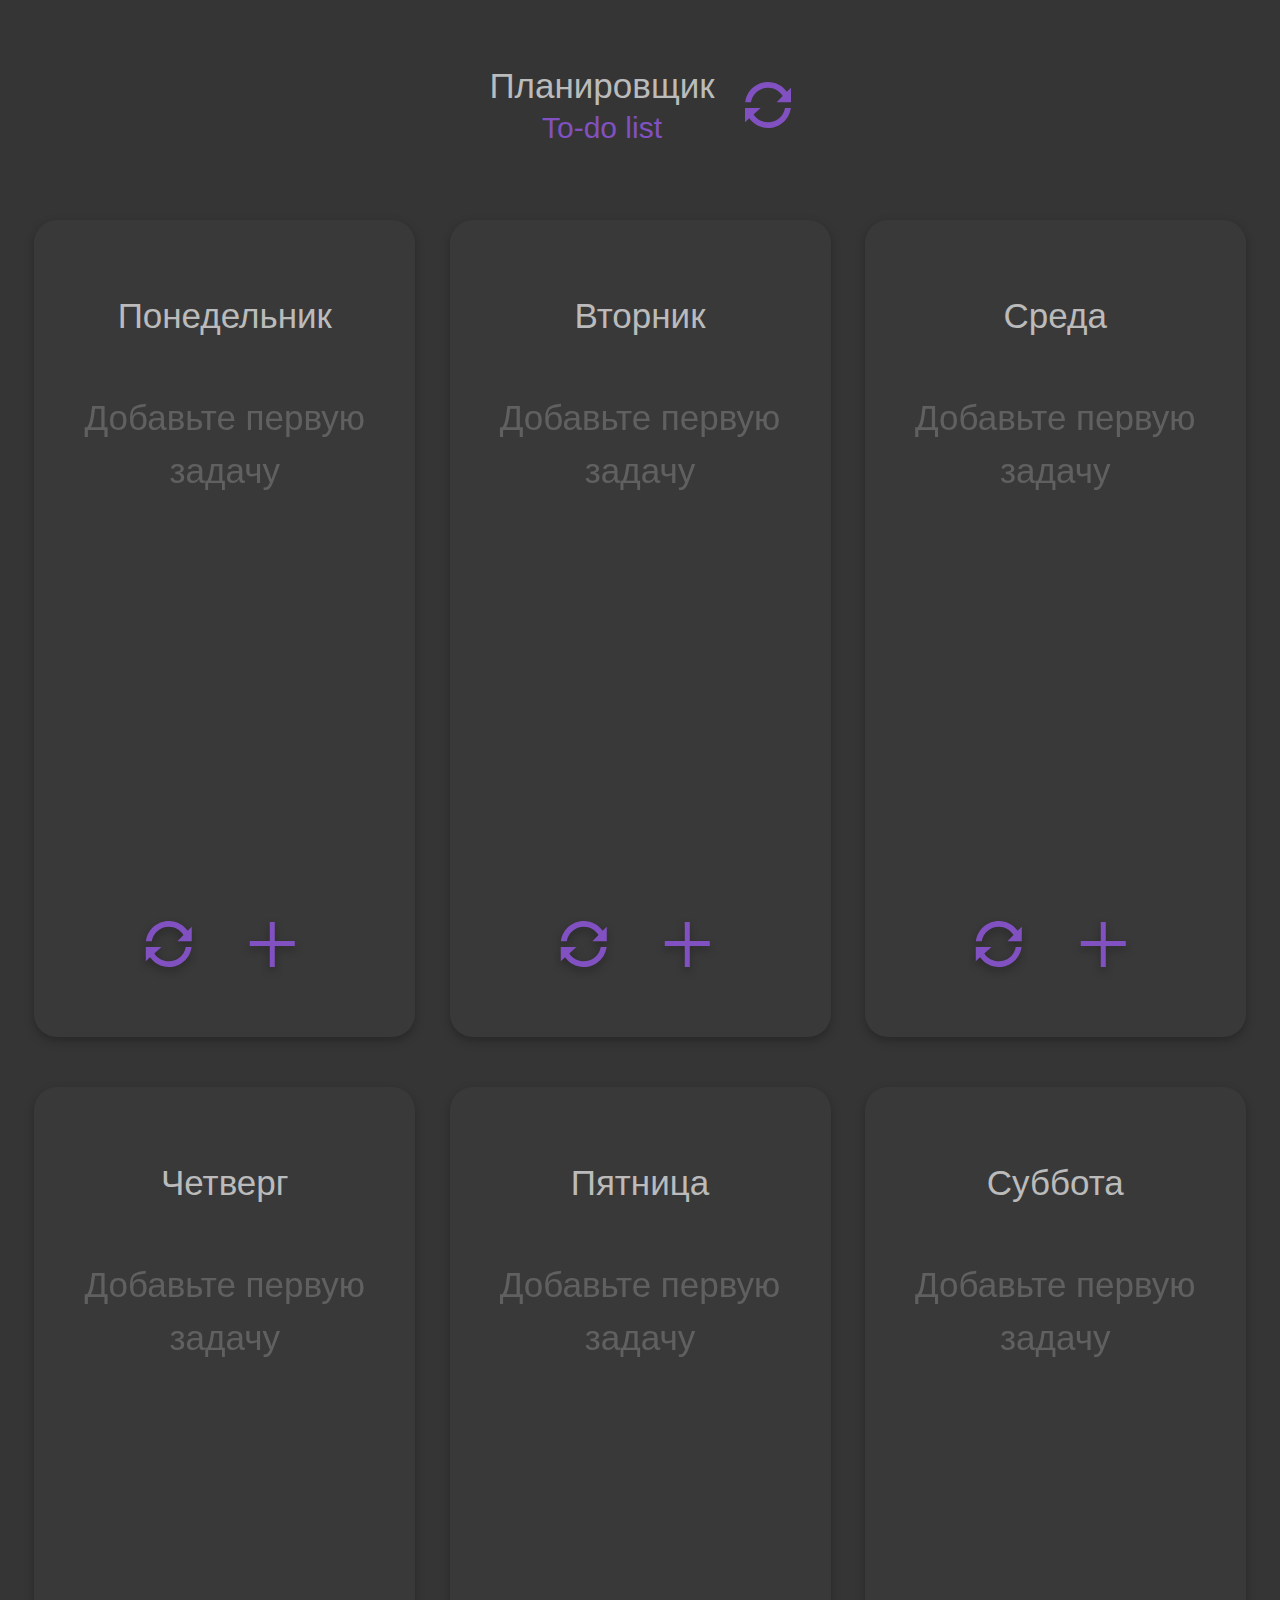
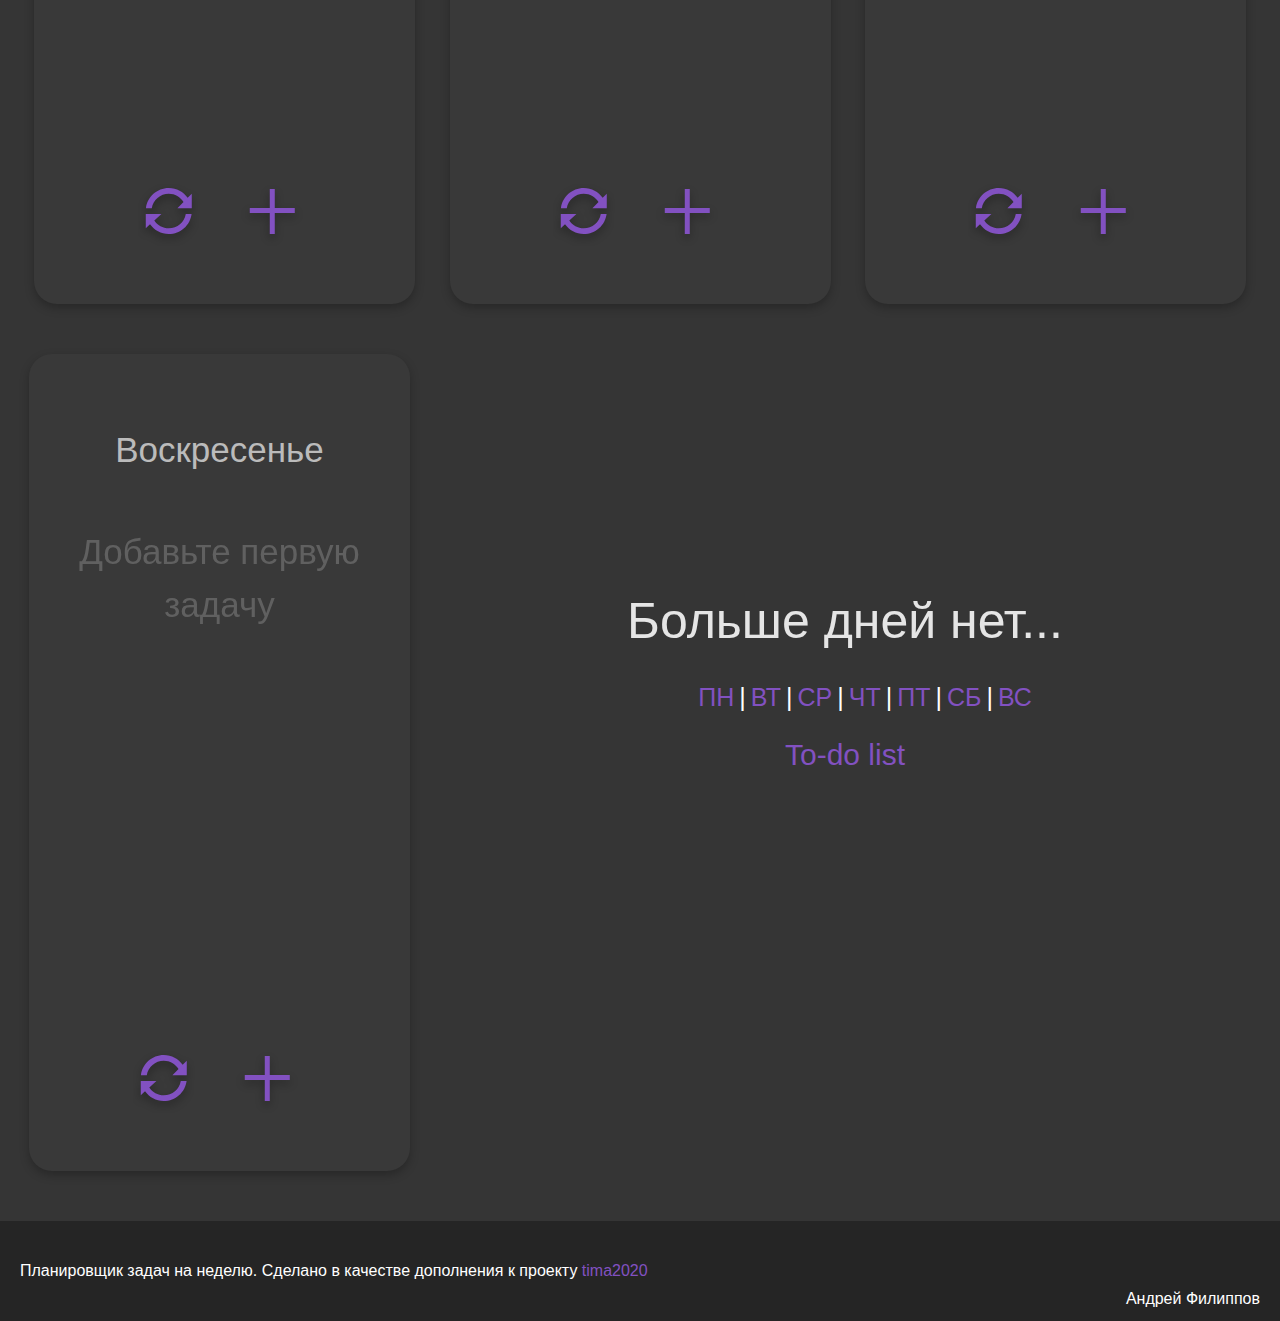
<file: scheduler/index.html>
<!DOCTYPE html><html lang="ru"><head><meta charset="UTF-8"><meta name="viewport" content="width=device-width,initial-scale=1"><title>Планировщик</title><link rel="shortcut icon" href="img/favicon.ico" type="image/x-icon"><link rel="stylesheet" href="css/style.min.css"><link rel="stylesheet" href="https://cdnjs.cloudflare.com/ajax/libs/animate.css/4.0.0/animate.min.css"></head><body><header class="header"><div class="header__text"><div class="header__text__title">Планировщик</div><div class="header__text__subtitle"><a href="">To-do list</a></div></div><img src="icons/update.svg" alt="update" class="header__update"></header><div class="wrapper"><div class="item" id="monday"><div class="item__title">Понедельник</div><ul class="item__list"><!-- <li class="item__list__task">
                    <div class="item__list__task__flag"></div>
                    <div class="item__list__task__text">Задача</div>
                    <div class="item__list__task__close"></div>
                </li>
                <li class="item__list__task">
                    <div class="item__list__task__flag"></div>
                    <div class="item__list__task__text">Задача</div>
                    <div class="item__list__task__close"></div>
                </li>
                <li class="item__list__task">
                    <div class="item__list__task__flag"></div>
                    <div class="item__list__task__text">Задача</div>
                    <div class="item__list__task__close"></div>
                </li> --></ul><div class="item__blank">Добавьте первую задачу</div><div class="item__btns"><img src="icons/update_s.svg" alt="update" class="item__btns__update"> <img src="icons/add_s.svg" alt="add" class="item__btns__add"></div><form class="item__form"><input type="text" class="item__form__input item__form__input_active" required id="descr" autocomplete="off"> <button type="submit" class="item__form__btn"></button></form></div><div class="item" id="tuesday"><div class="item__title">Вторник</div><ul class="item__list"><!-- <li class="item__list__task">
                    <div class="item__list__task__flag"></div>
                    <div class="item__list__task__text">Задача</div>
                    <div class="item__list__task__close"></div>
                </li>
                <li class="item__list__task">
                    <div class="item__list__task__flag"></div>
                    <div class="item__list__task__text">Задача</div>
                    <div class="item__list__task__close"></div>
                </li>
                <li class="item__list__task">
                    <div class="item__list__task__flag"></div>
                    <div class="item__list__task__text">Задача</div>
                    <div class="item__list__task__close"></div>
                </li> --></ul><div class="item__blank">Добавьте первую задачу</div><div class="item__btns"><img src="icons/update_s.svg" alt="update" class="item__btns__update"> <img src="icons/add_s.svg" alt="add" class="item__btns__add"></div><form class="item__form"><input type="text" class="item__form__input" autocomplete="off" required> <button type="submit" class="item__form__btn"></button></form></div><div class="item" id="wednesday"><div class="item__title">Среда</div><ul class="item__list"><!-- <li class="item__list__task">
                    <div class="item__list__task__flag"></div>
                    <div class="item__list__task__text">Задача</div>
                    <div class="item__list__task__close"></div>
                </li>
                <li class="item__list__task">
                    <div class="item__list__task__flag"></div>
                    <div class="item__list__task__text">Задача</div>
                    <div class="item__list__task__close"></div>
                </li>
                <li class="item__list__task">
                    <div class="item__list__task__flag"></div>
                    <div class="item__list__task__text">Задача</div>
                    <div class="item__list__task__close"></div>
                </li> --></ul><div class="item__blank">Добавьте первую задачу</div><div class="item__btns"><img src="icons/update_s.svg" alt="update" class="item__btns__update"> <img src="icons/add_s.svg" alt="add" class="item__btns__add"></div><form class="item__form"><input type="text" class="item__form__input" autocomplete="off" required> <button type="submit" class="item__form__btn"></button></form></div><div class="item" id="thursday"><div class="item__title">Четверг</div><ul class="item__list"><!-- <li class="item__list__task">
                    <div class="item__list__task__flag"></div>
                    <div class="item__list__task__text">Задача</div>
                    <div class="item__list__task__close"></div>
                </li>
                <li class="item__list__task">
                    <div class="item__list__task__flag"></div>
                    <div class="item__list__task__text">Задача</div>
                    <div class="item__list__task__close"></div>
                </li>
                <li class="item__list__task">
                    <div class="item__list__task__flag"></div>
                    <div class="item__list__task__text">Задача</div>
                    <div class="item__list__task__close"></div>
                </li> --></ul><div class="item__blank">Добавьте первую задачу</div><div class="item__btns"><img src="icons/update_s.svg" alt="update" class="item__btns__update"> <img src="icons/add_s.svg" alt="add" class="item__btns__add"></div><form class="item__form"><input type="text" class="item__form__input" autocomplete="off" required> <button type="submit" class="item__form__btn"></button></form></div><div class="item" id="friday"><div class="item__title">Пятница</div><ul class="item__list"><!-- <li class="item__list__task">
                    <div class="item__list__task__flag"></div>
                    <div class="item__list__task__text">Задача</div>
                    <div class="item__list__task__close"></div>
                </li>
                <li class="item__list__task">
                    <div class="item__list__task__flag"></div>
                    <div class="item__list__task__text">Задача</div>
                    <div class="item__list__task__close"></div>
                </li>
                <li class="item__list__task">
                    <div class="item__list__task__flag"></div>
                    <div class="item__list__task__text">Задача</div>
                    <div class="item__list__task__close"></div>
                </li> --></ul><div class="item__blank">Добавьте первую задачу</div><div class="item__btns"><img src="icons/update_s.svg" alt="update" class="item__btns__update"> <img src="icons/add_s.svg" alt="add" class="item__btns__add"></div><form class="item__form"><input type="text" class="item__form__input" autocomplete="off" required> <button type="submit" class="item__form__btn"></button></form></div><div class="item" id="saturday"><div class="item__title">Суббота</div><ul class="item__list"><!-- <li class="item__list__task">
                    <div class="item__list__task__flag"></div>
                    <div class="item__list__task__text">Задача</div>
                    <div class="item__list__task__close"></div>
                </li>
                <li class="item__list__task">
                    <div class="item__list__task__flag"></div>
                    <div class="item__list__task__text">Задача</div>
                    <div class="item__list__task__close"></div>
                </li>
                <li class="item__list__task">
                    <div class="item__list__task__flag"></div>
                    <div class="item__list__task__text">Задача</div>
                    <div class="item__list__task__close"></div>
                </li> --></ul><div class="item__blank">Добавьте первую задачу</div><div class="item__btns"><img src="icons/update_s.svg" alt="update" class="item__btns__update"> <img src="icons/add_s.svg" alt="add" class="item__btns__add"></div><form class="item__form"><input type="text" class="item__form__input" autocomplete="off" required> <button type="submit" class="item__form__btn"></button></form></div><div class="item" id="sunday"><div class="item__title">Воскресенье</div><ul class="item__list"><!-- <li class="item__list__task">
                    <div class="item__list__task__flag"></div>
                    <div class="item__list__task__text">Задача</div>
                    <div class="item__list__task__close"></div>
                </li>
                <li class="item__list__task">
                    <div class="item__list__task__flag"></div>
                    <div class="item__list__task__text">Задача</div>
                    <div class="item__list__task__close"></div>
                </li>
                <li class="item__list__task">
                    <div class="item__list__task__flag"></div>
                    <div class="item__list__task__text">Задача</div>
                    <div class="item__list__task__close"></div>
                </li> --></ul><div class="item__blank">Добавьте первую задачу</div><div class="item__btns"><img src="icons/update_s.svg" alt="update" class="item__btns__update"> <img src="icons/add_s.svg" alt="add" class="item__btns__add"></div><form class="item__form"><input type="text" class="item__form__input" autocomplete="off" required> <button type="submit" class="item__form__btn"></button></form></div><div class="info"><div class="info__title">Больше дней нет...</div><ul class="info__calendar"><li class="info__calendar__item"><a href="#monday">ПН</a></li><li class="info__calendar__item"><a href="#tuesday">ВТ</a></li><li class="info__calendar__item"><a href="#wednesday">СР</a></li><li class="info__calendar__item"><a href="#thursday">ЧТ</a></li><li class="info__calendar__item"><a href="#friday">ПТ</a></li><li class="info__calendar__item"><a href="#saturday">СБ</a></li><li class="info__calendar__item"><a href="#sunday">ВС</a></li></ul><div class="info__link" class="info__link"><a href="">To-do list</a></div></div></div><nav class="nav"><ul><li class="nav__item"><a href="#monday">ПН</a></li><li class="nav__item"><a href="#tuesday">ВТ</a></li><li class="nav__item"><a href="#wednesday">СР</a></li><li class="nav__item"><a href="#thursday">ЧТ</a></li><li class="nav__item"><a href="#friday">ПТ</a></li><li class="nav__item"><a href="#saturday">СБ</a></li><li class="nav__item"><a href="#sunday">ВС</a></li></ul></nav><footer class="footer"><div class="footer__descr">Планировщик задач на неделю. Сделано в качестве дополнения к проекту <a href="https://tima2020.github.io/" class="footer__descr__link" target="_blank">tima2020</a></div><div class="footer__name">Андрей Филиппов</div></footer><template id="task-template"><li class="item__list__task"><div class="item__list__task__flag"></div><div class="item__list__task__text"></div><div class="item__list__task__close"></div></li></template><script src="js/script.js"></script></body></html>
</file>
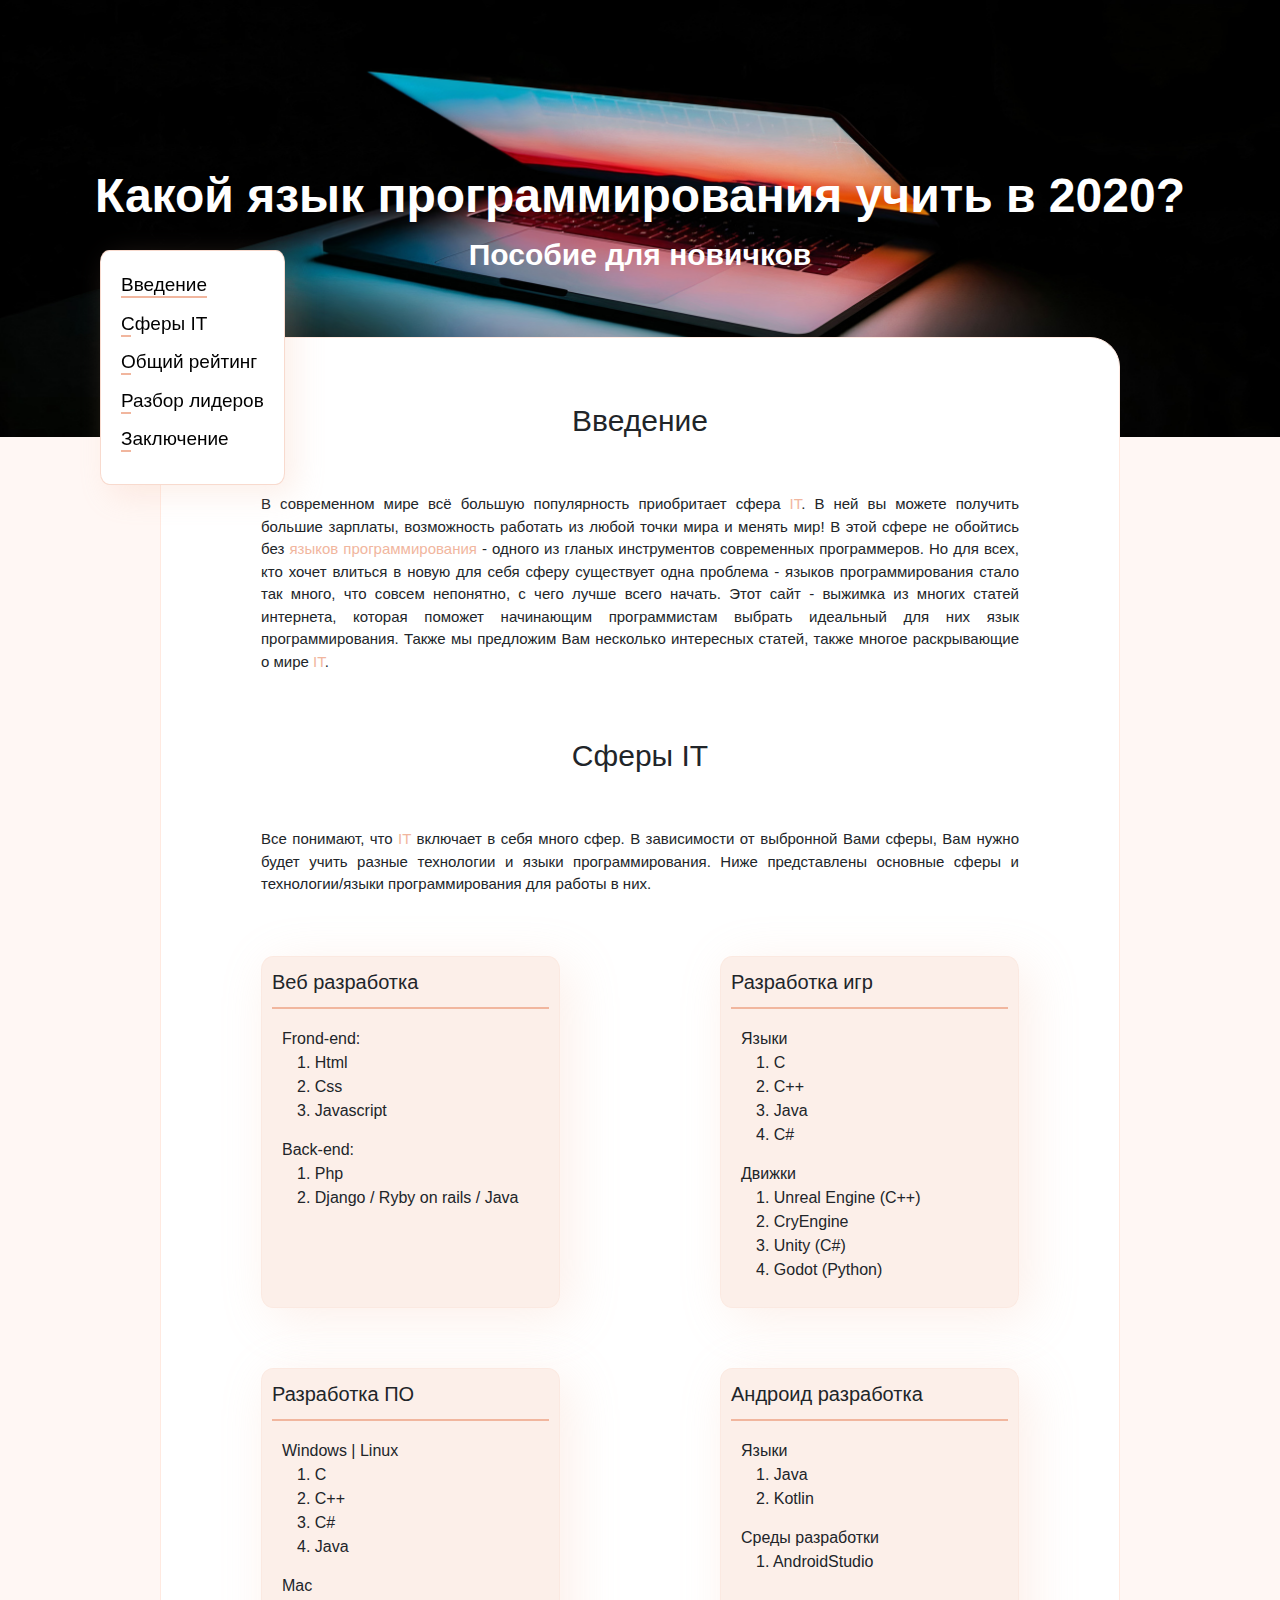
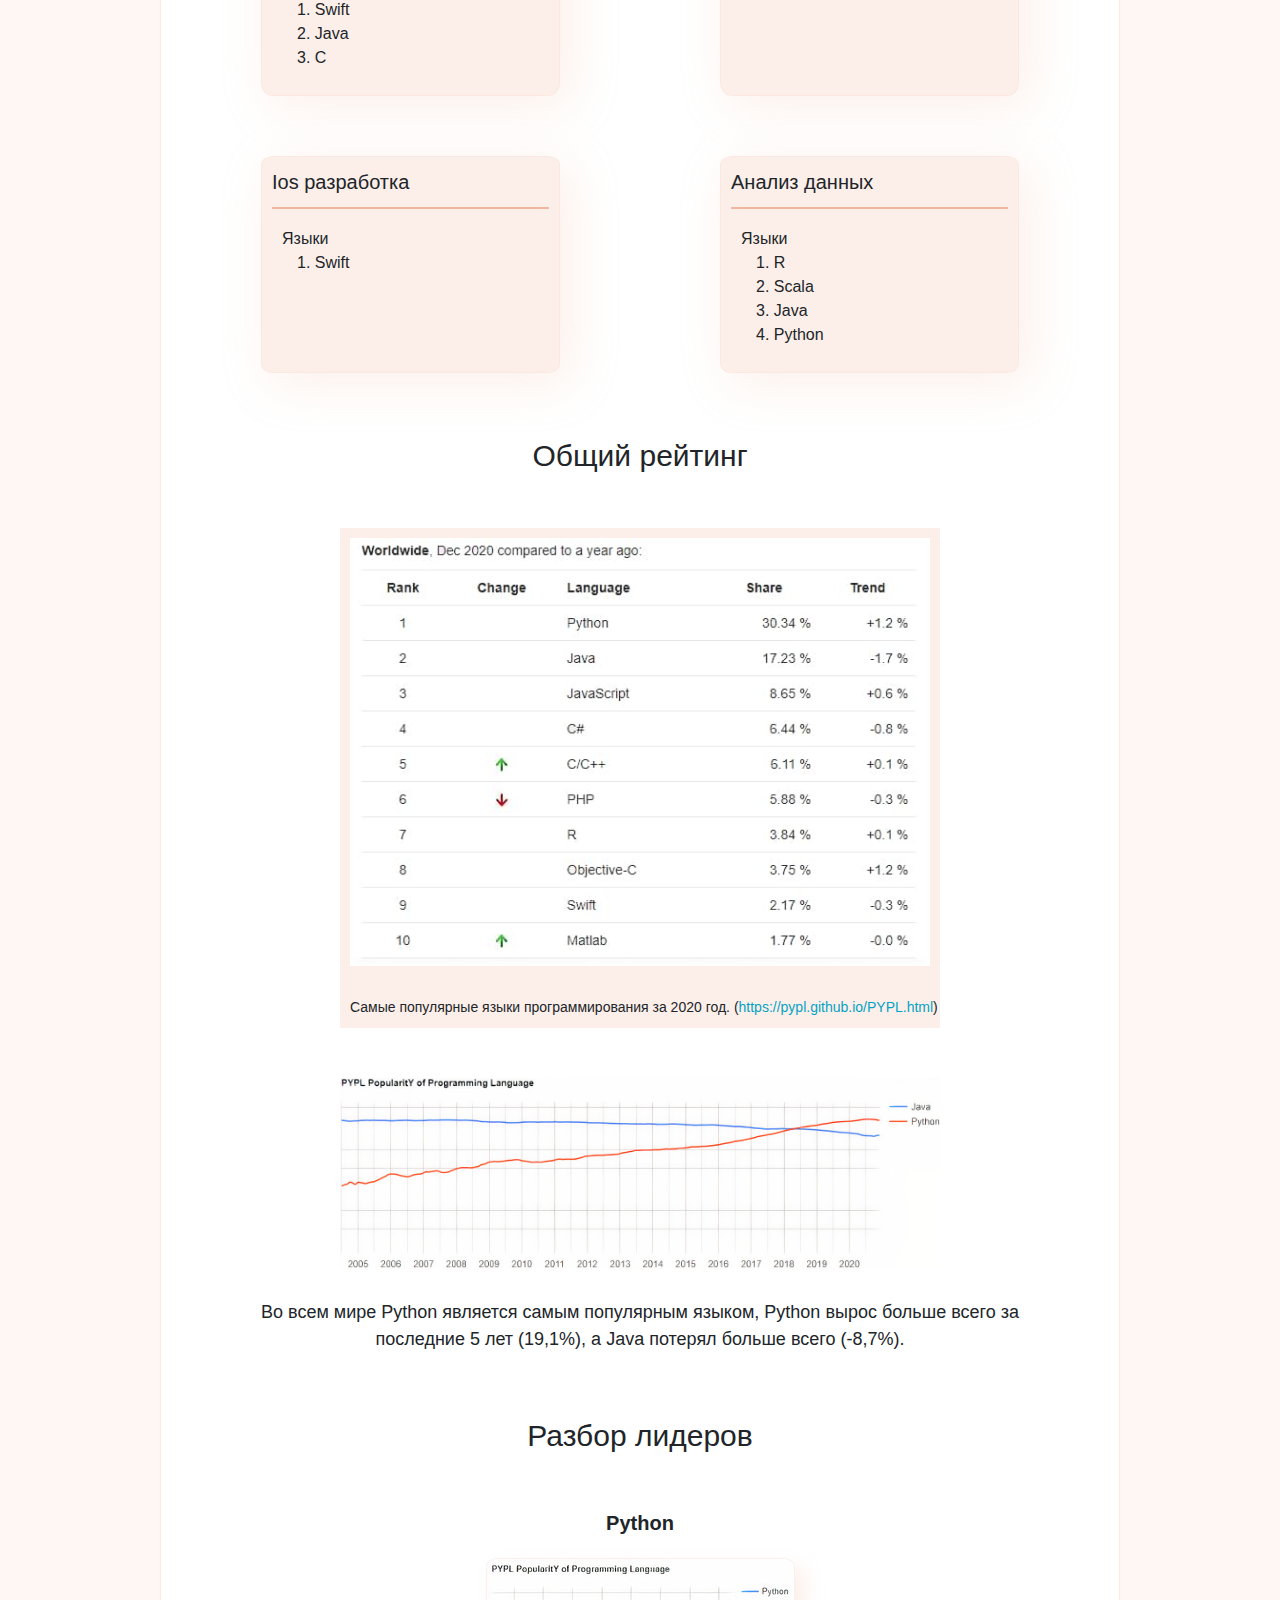
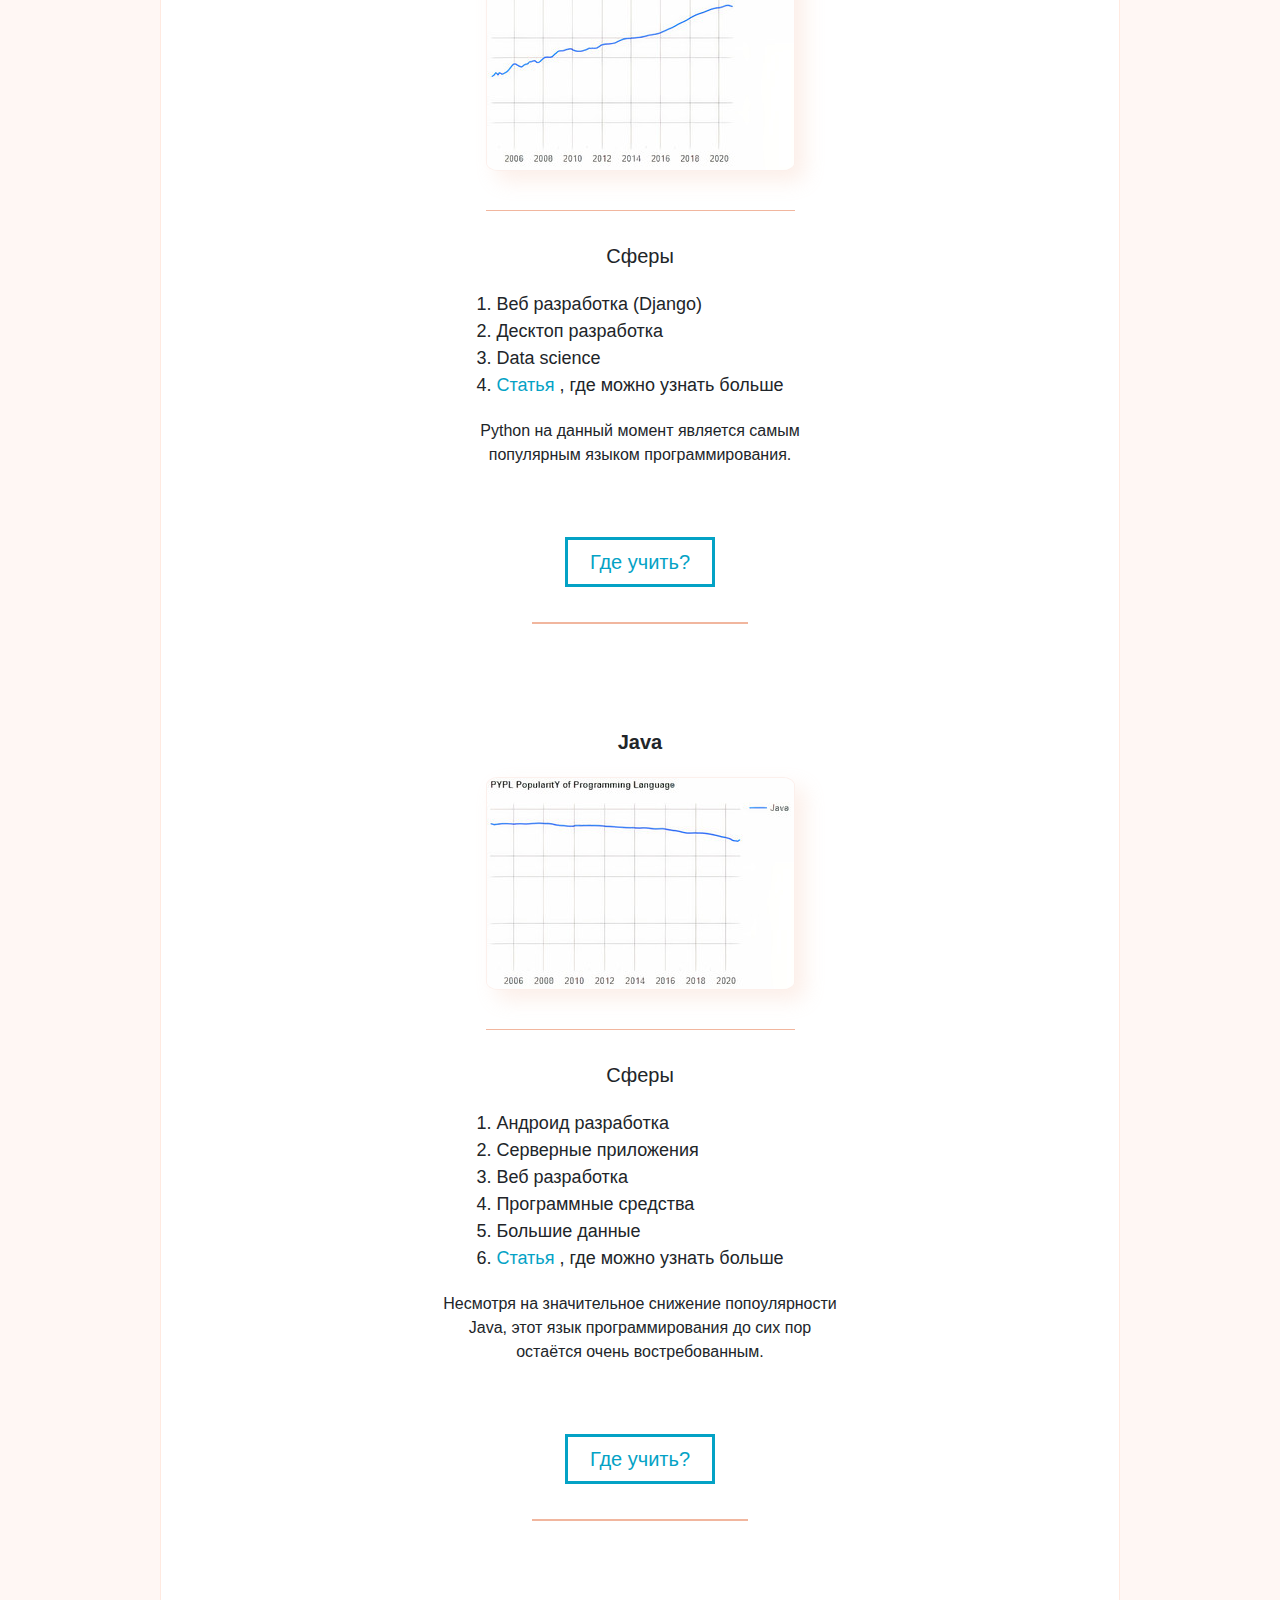
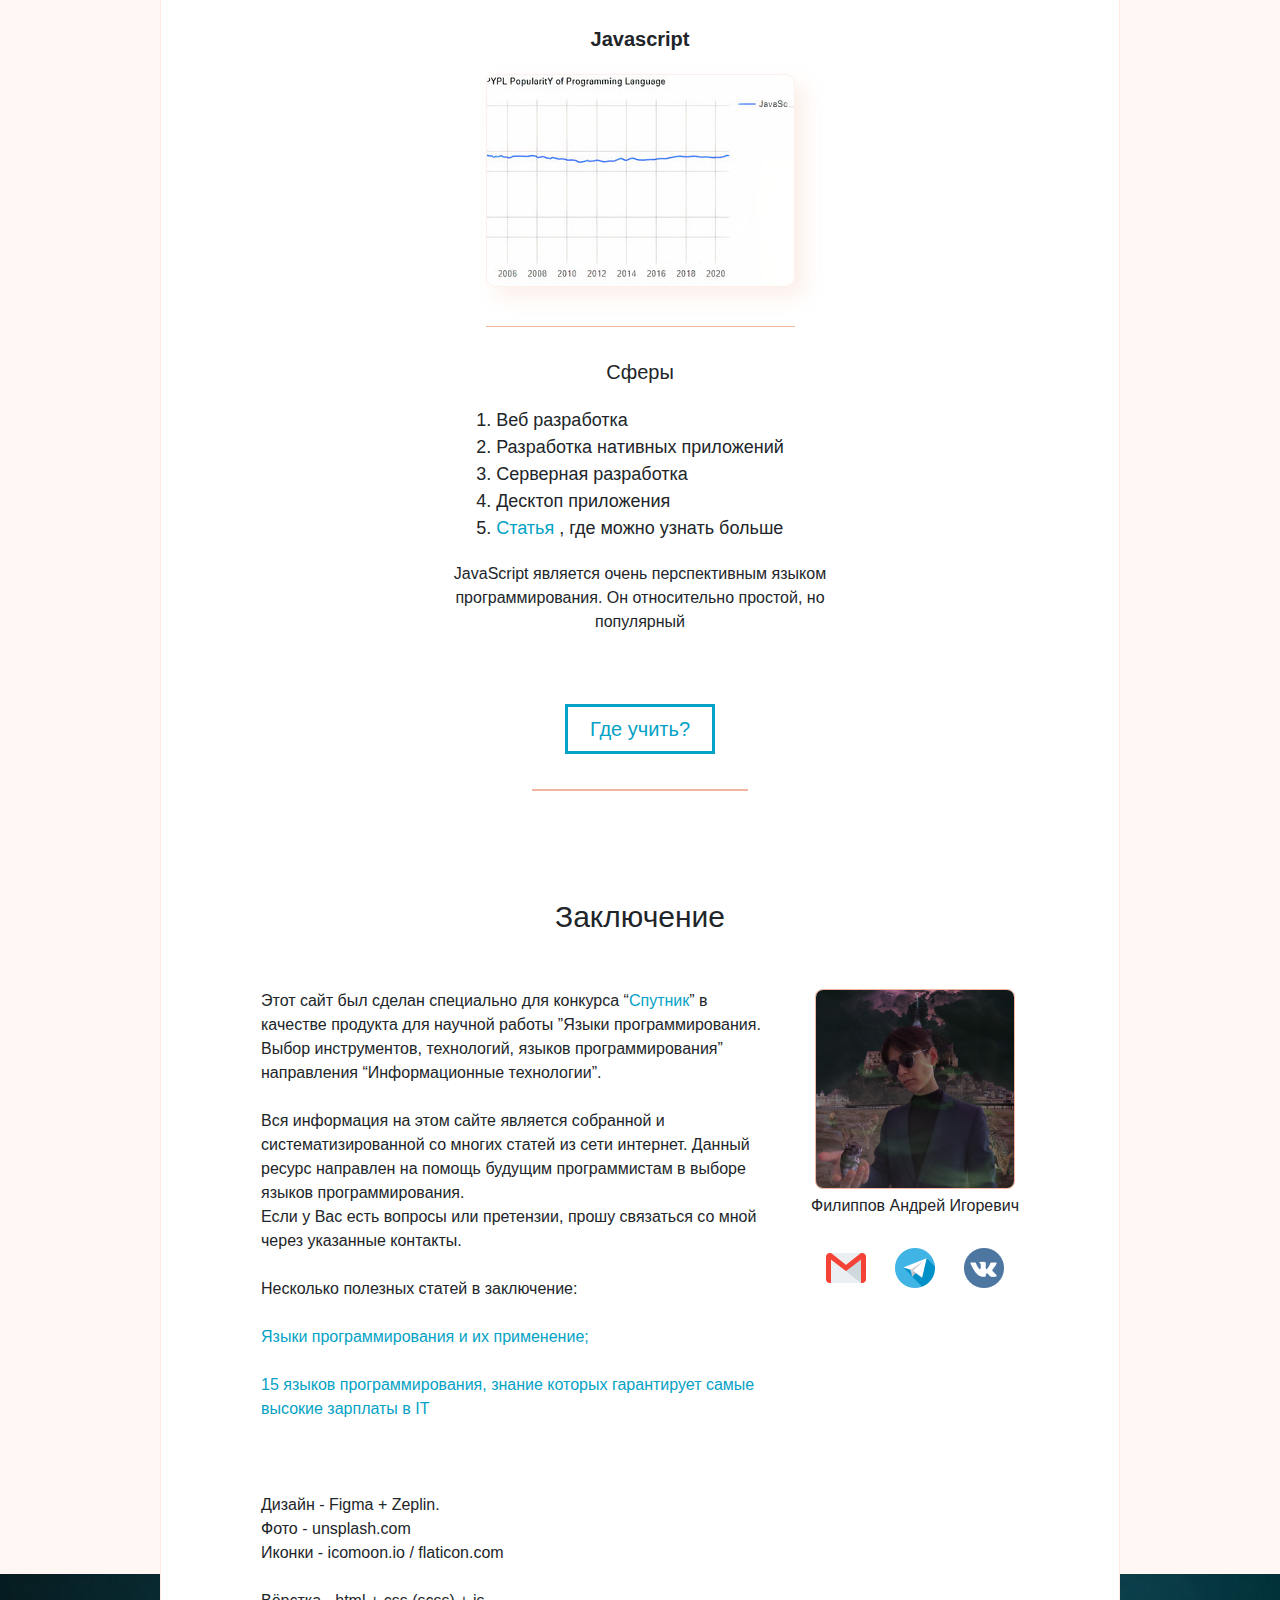
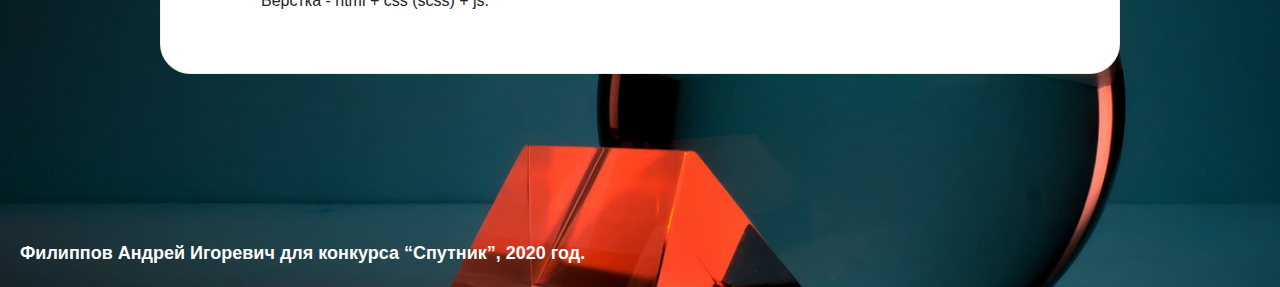
<file: sputnik/index.html>
<!DOCTYPE html><html lang="ru"><head><meta charset="UTF-8"><meta name="viewport" content="width=device-width,initial-scale=1"><title>Как выбрать язык программирования?</title><link rel="shortcut icon" href="img/favicon.ico" type="image/x-icon"><link rel="stylesheet" href="css/style.min.css"><link rel="stylesheet" href="https://cdnjs.cloudflare.com/ajax/libs/animate.css/4.0.0/animate.min.css"></head><body><header class="header"><div class="header__title">Какой язык программирования учить в 2020?</div><div class="header__subtitle">Пособие для новичков</div></header><div class="main-nav"><div class="main-nav__gamburger"><div class="main-nav__gamburger__stick"></div></div><div class="main-nav__close"><div class="main-nav__close__stick"></div></div><ul class="main-nav__list"><li><a href="#intro">Введение</a></li><li><a href="#scope">Сферы IT</a></li><li><a href="#rating">Общий рейтинг</a></li><li><a href="#leaders">Разбор лидеров</a></li><li><a href="#end">Заключение</a></li></ul></div><div class="container"><div class="intro" id="intro"><div class="title">Введение</div><div class="text">В современном мире всё большую популярность приобритает сфера <span>IT</span>. В ней вы можете получить большие зарплаты, возможность работать из любой точки мира и менять мир! В этой сфере не обойтись без <span>языков программирования</span> - одного из гланых инструментов современных программеров. Но для всех, кто хочет влиться в новую для себя сферу существует одна проблема - языков программирования стало так много, что совсем непонятно, с чего лучше всего начать. Этот сайт - выжимка из многих статей интернета, которая поможет начинающим программистам выбрать идеальный для них язык программирования. Также мы предложим Вам несколько интересных статей, также многое раскрывающие о мире <span>IT</span>.</div></div><div class="scope" id="scope"><div class="title">Сферы IT</div><div class="text">Все понимают, что <span>IT</span> включает в себя много сфер. В зависимости от выбронной Вами сферы, Вам нужно будет учить разные технологии и языки программирования. Ниже представлены основные сферы и технологии/языки программирования для работы в них.</div><div class="scope__menu"><div class="scope__menu__item"><div class="scope__menu__item__header"><div class="scope__menu__item__header__title">Веб разработка</div><!-- <div class="scope__menu__item__header__btn">
                            <div class="scope__menu__item__header__btn__stick"></div>
                            <div class="scope__menu__item__header__btn__stick scope__menu__item__header__btn__stick_2"></div>
                        </div> --></div><div class="scope__menu__item__body"><div class="scope__menu__item__body__text"><div class="scope__menu__item__body__text__block"><div class="scope__menu__item__body__text__title">Frond-end:</div><div class="scope__menu__item__body__text__list">1. Html</div><div class="scope__menu__item__body__text__list">2. Css</div><div class="scope__menu__item__body__text__list">3. Javascript</div></div><div class="scope__menu__item__body__text__block"><div class="scope__menu__item__body__text__title">Back-end:</div><div class="scope__menu__item__body__text__list">1. Php</div><div class="scope__menu__item__body__text__list">2. Django / Ryby on rails / Java</div></div></div></div></div><div class="scope__menu__item"><div class="scope__menu__item__header"><div class="scope__menu__item__header__title">Разработка игр</div><!-- <div class="scope__menu__item__header__btn">
                            <div class="scope__menu__item__header__btn__stick"></div>
                            <div class="scope__menu__item__header__btn__stick scope__menu__item__header__btn__stick_2"></div>
                        </div> --></div><div class="scope__menu__item__body"><div class="scope__menu__item__body__text"><div class="scope__menu__item__body__text__block"><div class="scope__menu__item__body__text__title">Языки</div><div class="scope__menu__item__body__text__list">1. C</div><div class="scope__menu__item__body__text__list">2. C++</div><div class="scope__menu__item__body__text__list">3. Java</div><div class="scope__menu__item__body__text__list">4. C#</div></div><div class="scope__menu__item__body__text__block"><div class="scope__menu__item__body__text__title">Движки</div><div class="scope__menu__item__body__text__list">1. Unreal Engine (C++)</div><div class="scope__menu__item__body__text__list">2. CryEngine</div><div class="scope__menu__item__body__text__list">3. Unity (C#)</div><div class="scope__menu__item__body__text__list">4. Godot (Python)</div></div></div></div></div><div class="scope__menu__item"><div class="scope__menu__item__header"><div class="scope__menu__item__header__title">Разработка ПО</div><!-- <div class="scope__menu__item__header__btn">
                            <div class="scope__menu__item__header__btn__stick"></div>
                            <div class="scope__menu__item__header__btn__stick scope__menu__item__header__btn__stick_2"></div>
                        </div> --></div><div class="scope__menu__item__body"><div class="scope__menu__item__body__text"><div class="scope__menu__item__body__text__block"><div class="scope__menu__item__body__text__title">Windows | Linux</div><div class="scope__menu__item__body__text__list">1. C</div><div class="scope__menu__item__body__text__list">2. C++</div><div class="scope__menu__item__body__text__list">3. C#</div><div class="scope__menu__item__body__text__list">4. Java</div></div><div class="scope__menu__item__body__text__block"><div class="scope__menu__item__body__text__title">Mac</div><div class="scope__menu__item__body__text__list">1. Swift</div><div class="scope__menu__item__body__text__list">2. Java</div><div class="scope__menu__item__body__text__list">3. C</div></div></div></div></div><div class="scope__menu__item"><div class="scope__menu__item__header"><div class="scope__menu__item__header__title">Андроид разработка</div><!-- <div class="scope__menu__item__header__btn">
                            <div class="scope__menu__item__header__btn__stick"></div>
                            <div class="scope__menu__item__header__btn__stick scope__menu__item__header__btn__stick_2"></div>
                        </div> --></div><div class="scope__menu__item__body"><div class="scope__menu__item__body__text"><div class="scope__menu__item__body__text__block"><div class="scope__menu__item__body__text__title">Языки</div><div class="scope__menu__item__body__text__list">1. Java</div><div class="scope__menu__item__body__text__list">2. Kotlin</div></div><div class="scope__menu__item__body__text__block"><div class="scope__menu__item__body__text__title">Среды разработки</div><div class="scope__menu__item__body__text__list">1. AndroidStudio</div></div></div></div></div><div class="scope__menu__item"><div class="scope__menu__item__header"><div class="scope__menu__item__header__title">Ios разработка</div><!-- <div class="scope__menu__item__header__btn">
                            <div class="scope__menu__item__header__btn__stick"></div>
                            <div class="scope__menu__item__header__btn__stick scope__menu__item__header__btn__stick_2"></div>
                        </div> --></div><div class="scope__menu__item__body"><div class="scope__menu__item__body__text"><div class="scope__menu__item__body__text__block"><div class="scope__menu__item__body__text__title">Языки</div><div class="scope__menu__item__body__text__list">1. Swift</div></div></div></div></div><div class="scope__menu__item"><div class="scope__menu__item__header"><div class="scope__menu__item__header__title">Анализ данных</div><!-- <div class="scope__menu__item__header__btn">
                            <div class="scope__menu__item__header__btn__stick"></div>
                            <div class="scope__menu__item__header__btn__stick scope__menu__item__header__btn__stick_2"></div>
                        </div> --></div><div class="scope__menu__item__body"><div class="scope__menu__item__body__text"><div class="scope__menu__item__body__text__block"><div class="scope__menu__item__body__text__title">Языки</div><div class="scope__menu__item__body__text__list">1. R</div><div class="scope__menu__item__body__text__list">2. Scala</div><div class="scope__menu__item__body__text__list">3. Java</div><div class="scope__menu__item__body__text__list">4. Python</div></div></div></div></div></div></div><div class="rating" id="rating"><div class="title">Общий рейтинг</div><div class="rating__list"><img src="img/pypl.jpg" class="rating__list__img"><div class="rating__list__subtitle">Самые популярные языки программирования за 2020 год. (<a href="https://pypl.github.io/PYPL.html">https://pypl.github.io/PYPL.html</a>)</div></div><div class="rating__world"><div class="rating__world__text"><span>Во всем мире</span> Python является самым популярным языком, Python вырос больше всего за последние 5 лет (19,1%), а Java потерял больше всего (-8,7%).</div><img src="img/pypl_py_jv.jpg" class="rating__world__img"></div></div><div class="leaders" id="leaders"><div class="title">Разбор лидеров</div><div class="leaders__list"><div class="leaders__item"><div class="leaders__item__graph"><div class="leaders__title leaders__title_b">Python</div><img src="img/pypl_py.jpg" class="leaders__item__graph__img"></div><div class="leaders__item__scopes"><div class="leaders__title">Сферы</div><ol class="leaders__item__scopes__list" type="1"><li>Веб разработка (Django)</li><li>Десктоп разработка</li><li>Data science</li><li><a href="https://proglib.io/p/python-applications">Статья</a> , где можно узнать больше</li></ol><div class="leaders__item__scopes__text">Python на данный момент является самым популярным языком программирования.</div></div><div class="leaders__item__btn"><a href="https://tproger.ru/curriculum/python-how-to-learn/">Где учить?</a></div></div></div><div class="leaders__list"><div class="leaders__item"><div class="leaders__item__graph"><div class="leaders__title leaders__title_b">Java</div><img src="img/pypl_jv.jpg" class="leaders__item__graph__img"></div><div class="leaders__item__scopes"><div class="leaders__title">Сферы</div><ol class="leaders__item__scopes__list" type="1"><li>Андроид разработка</li><li>Серверные приложения</li><li>Веб разработка</li><li>Программные средства</li><li>Большие данные</li><li><a href="https://javarush.ru/groups/posts/1079-gde-ispoljhzuetsja-java">Статья</a> , где можно узнать больше</li></ol><div class="leaders__item__scopes__text">Несмотря на значительное снижение попоулярности Java, этот язык программирования до сих пор остаётся очень востребованным.</div></div><div class="leaders__item__btn"><a href="https://habr.com/ru/post/241704/">Где учить?</a></div></div></div><div class="leaders__list"><div class="leaders__item"><div class="leaders__item__graph"><div class="leaders__title leaders__title_b">Javascript</div><img src="img/pypl_js.jpg" class="leaders__item__graph__img"></div><div class="leaders__item__scopes"><div class="leaders__title">Сферы</div><ol class="leaders__item__scopes__list" type="1"><li>Веб разработка</li><li>Разработка нативных приложений</li><li>Серверная разработка</li><li>Десктоп приложения</li><li><a href="https://ru.hexlet.io/blog/posts/stoit-li-uchit-javascript-perspektivy-situatsiya-na-rynke-truda-mneniya-ekspertov#:~:text=%D0%92%20%D0%BF%D0%B5%D1%80%D0%B2%D1%83%D1%8E%20%D0%BE%D1%87%D0%B5%D1%80%D0%B5%D0%B4%D1%8C%20JavaScript%20%D1%88%D0%B8%D1%80%D0%BE%D0%BA%D0%BE,%D0%9E%D0%BD%D0%B8%20%D0%BE%D0%B1%D0%B5%D1%81%D0%BF%D0%B5%D1%87%D0%B8%D0%B2%D0%B0%D1%8E%D1%82%20%D0%B8%D0%BD%D1%82%D0%B5%D1%80%D0%B0%D0%BA%D1%82%D0%B8%D0%B2%D0%BD%D0%BE%D1%81%D1%82%D1%8C%20%D1%81%D0%B0%D0%B9%D1%82%D0%BE%D0%B2.">Статья</a> , где можно узнать больше</li></ol><div class="leaders__item__scopes__text">JavaScript является очень перспективным языком программирования. Он относительно простой, но популярный</div></div><div class="leaders__item__btn"><a href="https://proglib.io/p/sequence-of-study-javascript">Где учить?</a></div></div></div></div><div class="end" id="end"><div class="title">Заключение</div><div class="end__main"><div class="end__text">Этот сайт был сделан специально для конкурса “<a href="https://sputnikssau.ru/">Спутник</a>” в качестве продукта для научной работы ”Языки программирования. Выбор инструментов, технологий, языков программирования” направления “Информационные технологии”.<br><br>Вся информация на этом сайте является собранной и систематизированной со многих статей из сети интернет. Данный ресурс направлен на помощь будущим программистам в выборе языков программирования.<br>Если у Вас есть вопросы или претензии, прошу связаться со мной через указанные контакты.<br><br>Несколько полезных статей в заключение:<br><br><a href="https://itproger.com/news/yaziki-i-sferi-ih-primeneniya-kakoy-yazik-programmirovaniya-vibrat">Языки программирования и их применение;</a><br><br><a href="https://incrussia.ru/news/15-yazikov/">15 языков программирования, знание которых гарантирует самые высокие зарплаты в IT</a><br><br><br><br><span>Дизайн</span> - Figma + Zeplin.<br><span>Фото</span> - unsplash.com<br><span>Иконки</span> - icomoon.io / flaticon.com<br><br><span>Вёрстка</span> - html + css (scss) + js.</div><div class="end__profil"><div class="end__profil__photo"><!-- <img src="img/logo.jpg" class="end__profil__photo__img"></img> --> <img src="img/logo 1.jpg" class="end__profil__photo__img"><div class="end__profil__photo__subtitle">Филиппов Андрей Игоревич</div></div><div class="end__profil__btns"><a href="mailto:fandrey736@gmail.com" class="end__profil__btn"><img src="icons/gmail.png" alt=""></a><a href="https://tele.click/anfiig" class="end__profil__btn"><img src="icons/telegrama.png" alt=""></a><a href="https://vk.com/anfiig" class="end__profil__btn"><img src="icons/vk.png" alt=""></a></div></div></div></div></div><footer class="footer"><div class="footer__text">Филиппов Андрей Игоревич для конкурса “Спутник”, 2020 год.</div></footer><script src="js/script.js"></script></body></html>
</file>
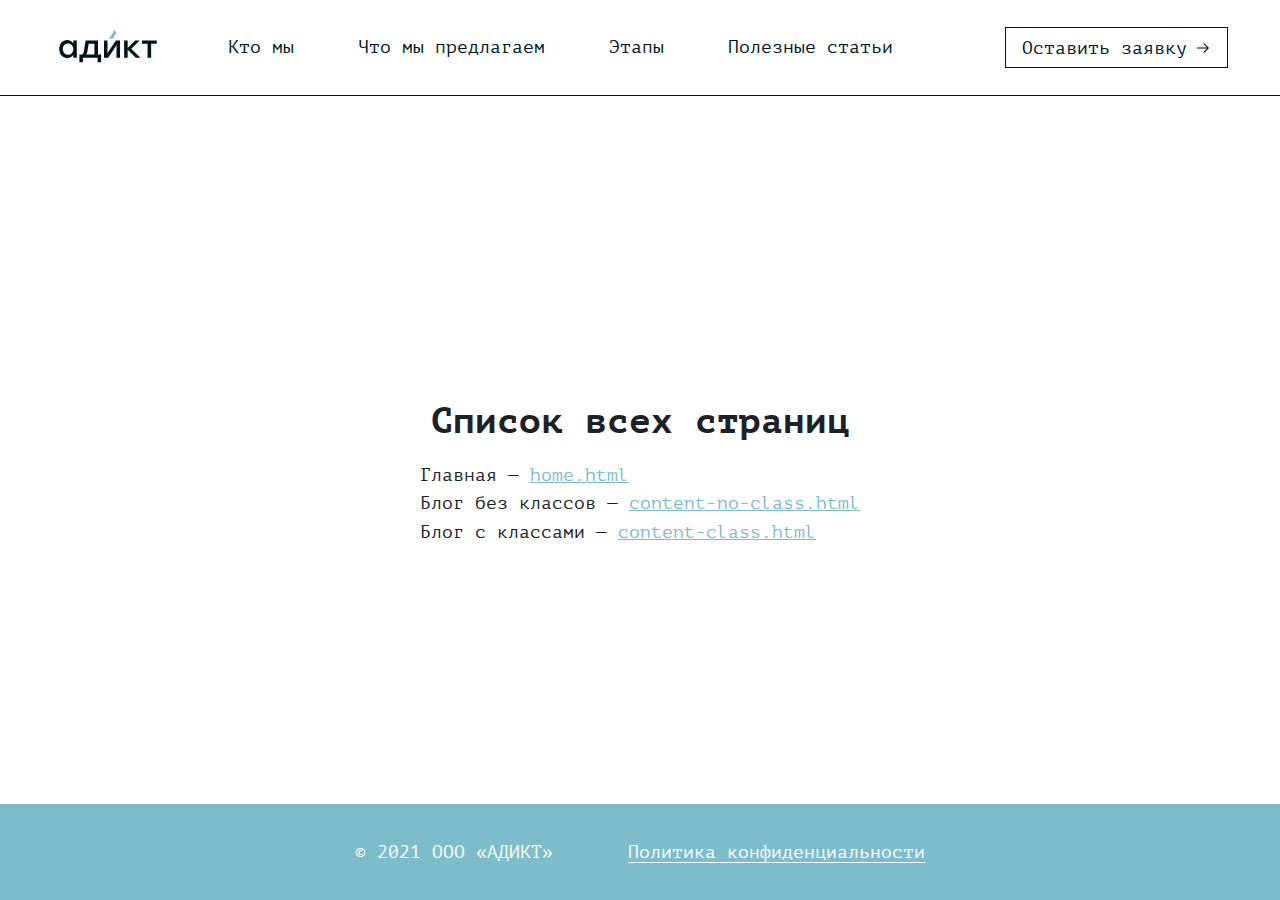
<file: sites/adict/index.html>
<!DOCTYPE html>
<html lang="ru">
<head>
    <meta charset="utf-8">
    <meta name="viewport" content="width=device-width, initial-scale=1">
    <meta name="format-detection" content="telephone=no">
    <title>Индекс</title>
    <meta name="description" content="Тестовая веб-страница для стажировки в Adict">
    <link rel="stylesheet" href="css/style.css">
<link rel="apple-touch-icon" sizes="60x60" href="img/icons/apple-touch-icon.png">
<link rel="icon" type="image/png" sizes="32x32" href="img/icons/favicon-32x32.png">
<link rel="icon" type="image/png" sizes="16x16" href="img/icons/favicon-16x16.png">
<link rel="manifest" href="img/icons/site.webmanifest">
<link rel="shortcut icon" href="img/icons/favicon.ico">
<meta name="msapplication-TileColor" content="#ffffff">
<meta name="msapplication-config" content="img/icons/browserconfig.xml">
<meta name="theme-color" content="#ffffff"></head>
<body>
    <div style="display:none">
        <svg xmlns="http://www.w3.org/2000/svg" xmlns:xlink="http://www.w3.org/1999/xlink"><symbol id="calendar" viewbox="0 0 32 32">
<path d="M26 4H22V2H20V4H12V2H10V4H6C4.9 4 4 4.9 4 6V26C4 27.1 4.9 28 6 28H26C27.1 28 28 27.1 28 26V6C28 4.9 27.1 4 26 4ZM26 26H6V12H26V26ZM26 10H6V6H10V8H12V6H20V8H22V6H26V10Z" fill="#00151C"/>
</symbol><symbol id="checkmark" viewbox="0 0 32 32">
<path d="M13 24L4 15L5.414 13.586L13 21.171L26.586 7.586L28 9L13 24Z" fill="#000000">
</path></symbol><symbol id="clock" viewbox="0 0 32 32">
<path d="M16 30C13.2311 30 10.5243 29.1789 8.22202 27.6406C5.91973 26.1022 4.12532 23.9157 3.06569 21.3576C2.00607 18.7994 1.72882 15.9845 2.26901 13.2687C2.80921 10.553 4.14258 8.05845 6.10051 6.10051C8.05845 4.14258 10.553 2.80921 13.2687 2.26901C15.9845 1.72882 18.7994 2.00607 21.3576 3.06569C23.9157 4.12532 26.1022 5.91973 27.6406 8.22202C29.1789 10.5243 30 13.2311 30 16C30 19.713 28.525 23.274 25.8995 25.8995C23.274 28.525 19.713 30 16 30ZM16 4.00001C13.6266 4.00001 11.3066 4.70379 9.33316 6.02237C7.35977 7.34095 5.8217 9.21509 4.91345 11.4078C4.0052 13.6005 3.76756 16.0133 4.23058 18.3411C4.69361 20.6689 5.83649 22.8071 7.51472 24.4853C9.19296 26.1635 11.3312 27.3064 13.6589 27.7694C15.9867 28.2325 18.3995 27.9948 20.5922 27.0866C22.7849 26.1783 24.6591 24.6402 25.9776 22.6668C27.2962 20.6935 28 18.3734 28 16C28 12.8174 26.7357 9.76516 24.4853 7.51472C22.2348 5.26429 19.1826 4.00001 16 4.00001Z" fill="#00151C"/>
<path d="M20.59 22L15 16.41V7.00001H17V15.58L22 20.59L20.59 22Z" fill="#00151C"/>
</symbol><symbol id="close" viewbox="0 0 32 32">
<path d="M24 9.4L22.6 8L16 14.6L9.4 8L8 9.4L14.6 16L8 22.6L9.4 24L16 17.4L22.6 24L24 22.6L17.4 16L24 9.4Z" fill="#00151C"/>
</symbol><symbol id="down" viewbox="0 0 32 32">
<path d="M24.59 16.59L17 24.17V4H15V24.17L7.41 16.59L6 18L16 28L26 18L24.59 16.59Z"/>
</symbol><symbol id="icons" viewbox="0 0 288 256">
<path fill-rule="evenodd" clip-rule="evenodd" d="M176 206.222L178.852 238.234L191.652 241.778L204.503 238.217L207.355 206.222H176ZM182.898 224.622L181.826 212.765H201.495L201.132 216.689L186.13 216.689L186.493 220.707L200.778 220.707L199.697 232.755L191.679 234.98V235.002L183.624 232.755L183.071 226.593H187.012L187.288 229.73L191.669 230.903L196.041 229.73L196.499 224.631H191.66V224.622H182.898Z" fill="#7DBCCA"/>
<path d="M259.555 92.4444H188.444V163.555H259.555V92.4444Z" fill="#7DBCCA"/>
<path d="M236.212 148C237.645 150.339 239.508 152.058 242.804 152.058C245.573 152.058 247.342 150.675 247.342 148.762C247.342 146.471 245.524 145.659 242.477 144.326L240.806 143.61C235.984 141.555 232.781 138.982 232.781 133.541C232.781 128.529 236.599 124.714 242.567 124.714C246.815 124.714 249.87 126.193 252.071 130.065L246.867 133.406C245.722 131.351 244.486 130.542 242.567 130.542C240.609 130.542 239.369 131.784 239.369 133.406C239.369 135.411 240.611 136.222 243.478 137.464L245.148 138.179C250.826 140.614 254.032 143.096 254.032 148.677C254.032 154.693 249.306 157.989 242.959 157.989C236.753 157.989 232.744 155.031 230.782 151.155L236.212 148ZM212.607 148.58C213.656 150.442 214.611 152.017 216.907 152.017C219.103 152.017 220.488 151.158 220.488 147.818V125.096H227.169V147.908C227.169 154.827 223.113 157.976 217.192 157.976C211.841 157.976 208.743 155.207 207.167 151.873L212.607 148.58Z" fill="#234A52"/>
<path fill-rule="evenodd" clip-rule="evenodd" d="M48.0155 77.2286L59.7915 41.2665H36.2395L48.0155 77.2286Z" fill="#7DBCCA"/>
<path fill-rule="evenodd" clip-rule="evenodd" d="M48.0194 77.2286L36.2434 41.2665H19.7395L48.0194 77.2286Z" fill="#D0F6FF"/>
<path fill-rule="evenodd" clip-rule="evenodd" d="M19.7395 41.2665L16.161 52.195C15.8346 53.1918 16.1921 54.2838 17.0466 54.8998L48.0193 77.2286L19.7395 41.2665Z" fill="#448A9A"/>
<path fill-rule="evenodd" clip-rule="evenodd" d="M19.7395 41.2664H36.2434L29.1506 19.6067C28.7858 18.4921 27.1967 18.4924 26.8319 19.6067L19.7395 41.2664Z" fill="#7DBCCA"/>
<path fill-rule="evenodd" clip-rule="evenodd" d="M48.0205 77.2286L59.7965 41.2665H76.3002L48.0205 77.2286Z" fill="#D0F6FF"/>
<path fill-rule="evenodd" clip-rule="evenodd" d="M76.3002 41.2665L79.8789 52.195C80.2053 53.1918 79.8477 54.2838 78.9933 54.8998L48.0205 77.2286L76.3002 41.2665Z" fill="#448A9A"/>
<path fill-rule="evenodd" clip-rule="evenodd" d="M76.2957 41.2664H59.792L66.8845 19.6067C67.2493 18.4921 68.8384 18.4924 69.2032 19.6067L76.2957 41.2664Z" fill="#7DBCCA"/>
<path d="M189.857 46.7168L177.283 34.1432C176.559 33.4189 175.384 33.4189 174.66 34.1432L172.049 36.7547L175.361 40.0666C176.13 39.8065 177.013 39.9811 177.626 40.5947C178.244 41.2122 178.417 42.1023 178.15 42.8749L181.342 46.0671C182.115 45.8007 183.006 45.9731 183.623 46.5908C184.484 47.4528 184.484 48.8494 183.623 49.7119C182.76 50.5741 181.363 50.5741 180.501 49.7119C179.852 49.0631 179.692 48.1103 180.021 47.3117L177.043 44.3345V52.1692C177.253 52.2732 177.452 52.4117 177.626 52.5866C178.488 53.4485 178.488 54.8452 177.626 55.708C176.765 56.5696 175.367 56.5696 174.506 55.708C173.644 54.8449 173.644 53.4482 174.506 52.5866C174.719 52.3738 174.965 52.2127 175.229 52.1049V44.1972C174.965 44.0894 174.719 43.9299 174.506 43.7155C173.853 43.063 173.696 42.1045 174.031 41.3028L170.766 38.0372L162.143 46.6585C161.419 47.3835 161.419 48.5579 162.143 49.2822L174.718 61.8561C175.442 62.5805 176.616 62.5805 177.341 61.8561L189.857 49.3405C190.581 48.6162 190.581 47.4412 189.857 46.7168Z" fill="#234A52"/>
<path fill-rule="evenodd" clip-rule="evenodd" d="M128 71.1111L149.333 83.1097V107.113L128 119.111L106.667 107.113V83.1097L128 71.1111ZM145.523 106.285L128.705 115.746V108.379L139.184 102.645L145.523 106.285ZM146.676 105.249V85.4668L140.524 89.0023V101.719L146.676 105.249ZM110.409 106.285L127.228 115.746V108.379L116.743 102.645L110.409 106.285ZM109.257 105.249V85.4668L115.409 89.0023V101.719L109.257 105.249ZM109.979 84.1842L127.228 74.4822V81.6024L116.175 87.6483L116.087 87.6978L109.979 84.1842ZM145.953 84.1842L128.705 74.4822V81.6024L139.757 87.6428L139.846 87.6922L145.953 84.1842ZM116.889 101.045L127.23 106.702V95.7828L116.889 89.8466V101.045ZM139.049 101.05L128.708 106.702V95.7828L139.049 89.8466V101.05ZM127.969 82.8799L117.589 88.5529L127.969 94.5112L138.349 88.5529L127.969 82.8799Z" fill="#7DBCCA"/>
<path d="M152.827 172.953C152.81 172.965 150.058 174.917 150.058 177.331C150.058 181.252 147.054 186.796 142.238 187.7C140.495 192.117 137.401 193.417 136.8 195.221C136.233 196.924 134.435 199.511 125.41 202.311C120.518 203.83 115.005 204.89 112.001 204.89C108.998 204.89 103.485 203.83 98.593 202.311C89.5677 199.511 87.7699 196.924 87.2023 195.221C86.6036 193.421 83.5059 192.113 81.7645 187.7C76.9484 186.796 73.9449 181.252 73.9449 177.331C73.9449 174.917 71.1924 172.965 71.1645 172.945C70.1015 172.255 69.7226 170.931 70.2098 169.761C72.3012 164.731 77.9948 152.687 83.2687 150.051C86.9923 148.189 92.025 148.446 95.8421 149.07C102.914 146.515 120.889 146.443 128.161 149.07C131.978 148.446 137.01 148.19 140.732 150.051C145.989 152.678 151.725 164.788 153.793 169.761C154.28 170.931 153.888 172.264 152.827 172.953Z" fill="#448A9A"/>
<path d="M143.497 179.956C143.497 191.06 137.635 192.712 136.801 195.221C136.233 196.924 134.435 199.511 125.41 202.311C120.518 203.83 115.005 204.89 112.002 204.89C108.998 204.89 103.485 203.83 98.5932 202.311C89.568 199.511 87.7701 196.924 87.2026 195.221C86.351 192.66 80.5066 191.154 80.5066 179.956C80.5066 168.703 88.7089 153.399 93.4851 150.215C97.8976 147.283 108.029 147.149 113.314 147.149C117.834 147.149 126.729 147.689 130.515 150.213C135.329 153.422 143.497 168.746 143.497 179.956Z" fill="#7DBCCA"/>
<path d="M127.521 200.72C127.224 201.387 126.651 201.917 125.923 202.15C120.959 203.738 115.105 204.89 112.001 204.89C108.898 204.89 103.043 203.738 98.0795 202.15C97.3512 201.917 96.7787 201.387 96.4818 200.72C93.3582 194.65 89.5859 184.226 94.3986 179.413C97.996 175.807 100.999 171.613 106.401 170.88C107.915 170.676 109.288 171.803 109.375 173.337C109.496 173.747 110.536 174.707 112.001 174.707C113.466 174.707 114.506 173.747 114.628 173.337C114.714 171.8 116.091 170.677 117.601 170.88C122.993 171.612 125.976 175.776 129.604 179.413C134.421 184.231 130.635 194.668 127.521 200.72Z" fill="#448A9A"/>
<path d="M94.2853 166.833C91.7367 166.833 89.6897 168.898 89.6897 171.426C89.6897 173.963 91.7461 176.019 94.2827 176.019C96.8313 176.019 98.8783 173.955 98.8783 171.426C98.8783 168.89 96.822 166.833 94.2853 166.833Z" fill="#234A52"/>
<path d="M129.714 176.019C132.263 176.019 134.31 173.955 134.31 171.426C134.31 168.89 132.254 166.833 129.717 166.833C127.168 166.833 125.121 168.898 125.121 171.426C125.121 173.963 127.178 176.019 129.714 176.019Z" fill="#234A52"/>
<path d="M118.125 173.765C118.125 176.43 115.092 178.626 112 178.626C108.864 178.626 105.875 176.396 105.875 173.765C105.875 171.885 107.484 169.876 112 169.876C116.516 169.876 118.125 171.885 118.125 173.765Z" fill="#234A52"/>
<path fill-rule="evenodd" clip-rule="evenodd" d="M127.959 46.3471C125.178 46.3471 123.029 45.9293 121.996 45.6804C121.289 45.5101 120.721 45.3339 120.29 45.1529L121.669 47.5078L122.208 54.8653C122.208 55.69 124.828 56.3586 128.06 56.3586C131.292 56.3586 133.913 55.69 133.913 54.8653L134.34 47.4276L135.644 45.146C135.211 45.3295 134.638 45.508 133.923 45.6804C132.889 45.9293 130.74 46.3471 127.959 46.3471ZM135.689 22.4056C133.647 22.6905 130.938 22.8477 128.06 22.8477C125.182 22.8477 122.473 22.6905 120.432 22.4056C119.421 22.2642 118.621 22.0977 118.054 21.9106C117.919 21.866 117.69 21.7897 117.47 21.6683L118.734 33.3076C118.793 33.1071 118.859 32.9069 118.931 32.7074C119.08 32.2987 119.251 31.8989 119.446 31.5085C119.641 31.1183 119.854 30.7492 120.083 30.4017C120.313 30.0543 120.557 29.7343 120.816 29.442C121.075 29.1497 121.34 28.8984 121.613 28.6877C121.886 28.4772 122.161 28.3126 122.439 28.1942C122.717 28.0756 122.992 28.0162 123.265 28.0162C123.579 28.0162 123.882 28.1021 124.176 28.2738C124.469 28.4456 124.743 28.7236 124.999 29.1078C125.058 29.1937 125.095 29.2806 125.11 29.3684C125.126 29.4564 125.133 29.5391 125.133 29.6168C125.133 29.8008 125.09 29.946 125.002 30.0521C124.914 30.1585 124.809 30.2116 124.689 30.2116C124.578 30.2116 124.475 30.1533 124.38 30.0369C124.285 29.9204 124.179 29.7538 124.062 29.5371C123.951 29.3409 123.83 29.1988 123.697 29.1108C123.564 29.023 123.42 28.9791 123.265 28.9791C123.023 28.9791 122.765 29.0792 122.491 29.2795C122.216 29.4797 121.944 29.7446 121.675 30.0737C121.406 30.4027 121.148 30.7789 120.901 31.202C120.654 31.6251 120.436 32.0584 120.246 32.5019C120.056 32.9457 119.905 33.3832 119.793 33.8145C119.681 34.2456 119.625 34.6329 119.625 34.9762C119.625 35.0909 119.633 35.2086 119.648 35.3289C119.664 35.4497 119.693 35.559 119.736 35.6571C119.779 35.7553 119.838 35.836 119.912 35.8991C119.986 35.9627 120.081 35.9942 120.194 35.9942C120.322 35.9942 120.467 35.9513 120.629 35.8655C120.792 35.7798 120.96 35.6673 121.134 35.5284C121.308 35.3892 121.484 35.2319 121.66 35.0561C121.836 34.8804 122 34.7026 122.151 34.5225C122.303 34.3428 122.438 34.17 122.555 34.0045C122.673 33.839 122.761 33.6948 122.819 33.5721L123.301 32.1309C123.359 31.9757 123.436 31.8653 123.531 31.7999C123.626 31.7345 123.724 31.7017 123.824 31.7017C123.872 31.7017 123.92 31.7099 123.969 31.7263C124.017 31.7426 124.06 31.7682 124.098 31.8029C124.136 31.8377 124.166 31.8825 124.189 31.9378C124.211 31.9929 124.222 32.0575 124.222 32.1309C124.222 32.3272 124.205 32.511 124.171 32.6829C124.136 32.8548 124.092 33.0223 124.039 33.1858C123.985 33.3492 123.925 33.5138 123.86 33.6793C123.794 33.845 123.73 34.0177 123.668 34.1977C123.655 34.2182 123.63 34.2824 123.593 34.3906C123.557 34.4991 123.513 34.6353 123.461 34.7985C123.41 34.9622 123.353 35.1449 123.293 35.3474C123.233 35.5497 123.171 35.7561 123.107 35.9668C123.043 36.1773 122.982 36.3837 122.923 36.5862C122.864 36.7885 122.811 36.9714 122.765 37.135C122.718 37.2984 122.68 37.4353 122.649 37.5458C122.617 37.6562 122.598 37.7215 122.591 37.7423C122.574 37.8073 122.546 37.8801 122.509 37.9597C122.471 38.0393 122.426 38.1151 122.374 38.1865C122.322 38.258 122.265 38.3176 122.203 38.3643C122.141 38.4113 122.077 38.4349 122.012 38.4349C121.901 38.4349 121.821 38.3981 121.771 38.3247C121.721 38.2511 121.696 38.1161 121.696 37.9201V37.8342C121.696 37.8054 121.698 37.7746 121.701 37.7423C121.704 37.6767 121.73 37.554 121.779 37.3739C121.827 37.1942 121.885 36.991 121.952 36.764C122.02 36.5371 122.092 36.3019 122.17 36.0587C122.247 35.8155 122.317 35.5979 122.379 35.4057C122.196 35.6102 121.998 35.8136 121.784 36.0159C121.57 36.2182 121.351 36.4002 121.126 36.5615C120.902 36.7231 120.676 36.855 120.448 36.9572C120.22 37.0593 120.001 37.1106 119.791 37.1106C119.549 37.1106 119.341 37.0573 119.167 36.951C119.135 36.9316 119.106 36.9101 119.076 36.8886L119.78 44.2671C119.963 44.7263 123.412 45.8543 127.959 45.8543C132.509 45.8543 135.959 44.725 136.139 44.2662L137.15 35.4941C137.066 35.5707 136.985 35.6457 136.907 35.7185C136.617 35.9881 136.343 36.2201 136.086 36.4143C135.829 36.6086 135.578 36.759 135.333 36.8649C135.088 36.9714 134.825 37.0246 134.546 37.0246C134.284 37.0246 134.081 36.9673 133.937 36.8529C133.794 36.7385 133.723 36.5812 133.723 36.3807V36.3348C133.723 36.3204 133.724 36.303 133.728 36.2825C133.742 36.1601 133.795 36.0187 133.889 35.8594C133.982 35.7 134.094 35.5345 134.225 35.3627C134.356 35.191 134.496 35.0173 134.644 34.8415C134.793 34.6657 134.93 34.4991 135.056 34.3416C135.182 34.1844 135.286 34.0404 135.369 33.9094C135.452 33.7785 135.493 33.6724 135.493 33.5905C135.493 33.5416 135.476 33.5026 135.442 33.4738C135.407 33.4456 135.35 33.431 135.271 33.431C135.133 33.431 134.99 33.4669 134.844 33.5384C134.697 33.6098 134.552 33.7062 134.409 33.8265C134.265 33.9473 134.126 34.0854 133.989 34.2406C133.853 34.396 133.725 34.5574 133.606 34.7249C133.487 34.8927 133.378 35.0614 133.28 35.231C133.182 35.4006 133.098 35.557 133.029 35.7C133.008 35.7449 132.979 35.8084 132.941 35.89C132.903 35.9718 132.861 36.0639 132.817 36.1661C132.772 36.2683 132.724 36.3737 132.674 36.4817C132.624 36.5903 132.578 36.6925 132.537 36.7885C132.496 36.8847 132.459 36.9702 132.426 37.0459C132.393 37.1215 132.37 37.1737 132.356 37.2025C132.339 37.2392 132.31 37.3085 132.27 37.4107C132.231 37.5131 132.185 37.6328 132.133 37.7695C132.082 37.9064 132.027 38.0505 131.97 38.202C131.913 38.3531 131.86 38.4964 131.81 38.6312C131.759 38.7661 131.716 38.8847 131.678 38.9869C131.64 39.0889 131.615 39.1586 131.605 39.1954C131.571 39.3017 131.53 39.4017 131.484 39.4961C131.437 39.5899 131.383 39.6726 131.323 39.7444C131.263 39.8159 131.194 39.8729 131.116 39.9158C131.038 39.959 130.951 39.9803 130.855 39.9803C130.73 39.9803 130.628 39.9505 130.546 39.8914C130.465 39.8321 130.425 39.7185 130.425 39.551C130.425 39.4692 130.435 39.3855 130.456 39.2998C130.476 39.2139 130.503 39.1288 130.533 39.0452C130.565 38.9611 130.597 38.8797 130.629 38.7999C130.662 38.7201 130.692 38.6436 130.72 38.5698C130.906 38.1611 131.096 37.7513 131.289 37.3403C131.482 36.9297 131.668 36.5229 131.846 36.1201C131.883 36.0361 131.917 35.9538 131.953 35.8703C131.942 35.8809 131.932 35.892 131.921 35.9023C131.697 36.1192 131.473 36.3101 131.251 36.4756C131.028 36.6413 130.807 36.773 130.588 36.8713C130.369 36.9693 130.156 37.0184 129.948 37.0184C129.807 37.0184 129.689 36.996 129.594 36.951C129.499 36.9058 129.423 36.8445 129.366 36.767C129.309 36.6895 129.268 36.5974 129.244 36.4911C129.236 36.4548 129.231 36.4168 129.226 36.3789C129.165 36.4262 129.104 36.4721 129.042 36.5158C128.828 36.6667 128.618 36.7885 128.411 36.8804C128.204 36.9725 128.017 37.0184 127.852 37.0184C127.686 37.0184 127.551 36.9633 127.448 36.8529C127.344 36.7426 127.293 36.5544 127.293 36.2888C127.293 36.1005 127.32 35.8818 127.375 35.6326C127.285 35.7921 127.173 35.9535 127.039 36.1169C126.904 36.2806 126.751 36.4297 126.578 36.5647C126.405 36.6996 126.212 36.8089 125.998 36.8927C125.784 36.9766 125.551 37.0184 125.299 37.0184C125.185 37.0184 125.076 37.0041 124.97 36.9755C124.865 36.9469 124.773 36.8978 124.693 36.8283C124.614 36.759 124.55 36.6658 124.502 36.5494C124.454 36.4329 124.429 36.2866 124.429 36.1108C124.429 36.1069 124.436 36.0445 124.45 35.9238C124.464 35.8031 124.508 35.613 124.582 35.3535C124.656 35.0939 124.771 34.7576 124.926 34.3446C125.082 33.9318 125.301 33.431 125.584 32.8424C125.657 32.687 125.74 32.5755 125.835 32.5081C125.93 32.4408 126.033 32.407 126.143 32.407C126.191 32.407 126.241 32.4143 126.293 32.4283C126.345 32.4427 126.393 32.4651 126.438 32.4959C126.483 32.5266 126.519 32.5656 126.547 32.6125C126.574 32.6594 126.588 32.7135 126.588 32.7748C126.588 32.8157 126.583 32.8548 126.573 32.8913C126.555 32.9611 126.518 33.0518 126.462 33.1641C126.405 33.2767 126.338 33.4056 126.262 33.5506C126.186 33.6957 126.106 33.8521 126.021 34.02C125.937 34.1873 125.858 34.3611 125.786 34.541C125.713 34.7211 125.651 34.9039 125.599 35.0898C125.548 35.276 125.518 35.4569 125.512 35.6326C125.512 35.7062 125.529 35.7736 125.563 35.8349C125.598 35.8962 125.655 35.9268 125.734 35.9268C125.958 35.9268 126.172 35.8532 126.376 35.7062C126.58 35.559 126.768 35.3761 126.94 35.1574C127.113 34.9385 127.269 34.7033 127.409 34.452C127.549 34.2006 127.665 33.9707 127.758 33.7622C127.824 33.6233 127.882 33.4738 127.932 33.3145C127.982 33.1551 128.036 33.0081 128.095 32.8729C128.154 32.738 128.221 32.6257 128.297 32.5357C128.373 32.4459 128.468 32.4008 128.581 32.4008C128.706 32.4008 128.804 32.4479 128.877 32.5419C128.949 32.636 128.985 32.7483 128.985 32.879C128.985 32.9526 128.962 33.0539 128.916 33.1828C128.869 33.3115 128.81 33.4587 128.74 33.6242C128.669 33.7899 128.592 33.9666 128.509 34.1545C128.426 34.3428 128.349 34.5337 128.279 34.7281C128.208 34.9222 128.149 35.1124 128.103 35.2984C128.056 35.4843 128.033 35.6571 128.033 35.8164C128.033 35.9636 128.109 36.0374 128.261 36.0374C128.368 36.0374 128.5 36.0006 128.659 35.9268C128.818 35.8532 128.985 35.7501 129.159 35.6171C129.202 35.5839 129.246 35.5494 129.29 35.5129C129.338 35.3122 129.395 35.1268 129.462 34.9581C129.583 34.639 129.705 34.3224 129.829 34.0075C129.954 33.6929 130.068 33.4045 130.171 33.1428L131.74 29.1876C131.802 29.0281 131.886 28.9156 131.991 28.8502C132.096 28.7849 132.202 28.7521 132.309 28.7521C132.416 28.7521 132.514 28.7869 132.602 28.8564C132.69 28.9259 132.734 29.0383 132.734 29.1937C132.734 29.2673 132.719 29.3449 132.69 29.4267C132.66 29.5085 132.623 29.5963 132.578 29.6904C132.492 29.8827 132.389 30.1176 132.27 30.3956C132.151 30.6737 132.023 30.9762 131.887 31.3032C131.751 31.6303 131.611 31.9705 131.468 32.3241C131.325 32.6779 131.185 33.0223 131.049 33.3574C130.912 33.6929 130.785 34.0104 130.665 34.311C130.546 34.6114 130.444 34.8722 130.357 35.0929C130.319 35.1869 130.282 35.2964 130.246 35.421C130.21 35.5457 130.192 35.6571 130.192 35.7553C130.192 35.8164 130.202 35.8655 130.223 35.9023C130.244 35.9391 130.283 35.9576 130.342 35.9576C130.414 35.9576 130.505 35.9321 130.614 35.8809C130.722 35.8299 130.84 35.7622 130.966 35.6785C131.092 35.5947 131.223 35.4987 131.359 35.3903C131.496 35.282 131.631 35.1697 131.765 35.053C131.9 34.9364 132.029 34.82 132.151 34.7033C132.274 34.5871 132.383 34.4797 132.48 34.3816C132.503 34.3579 132.53 34.3414 132.56 34.3289C132.618 34.1547 132.671 33.9842 132.718 33.8175C132.746 33.7439 132.784 33.6397 132.832 33.5046C132.88 33.3697 132.936 33.2369 132.998 33.106C133.06 32.9753 133.13 32.8617 133.207 32.7657C133.285 32.6697 133.369 32.6216 133.459 32.6216C133.597 32.6216 133.697 32.6534 133.759 32.7165C133.821 32.7801 133.852 32.8729 133.852 32.9958C133.852 33.0203 133.849 33.0591 133.842 33.1121C133.835 33.1654 133.826 33.2217 133.816 33.2809C133.806 33.3401 133.794 33.3963 133.782 33.4497C133.77 33.5026 133.759 33.5416 133.749 33.5661C133.876 33.4269 134.014 33.2891 134.163 33.1522C134.311 33.0152 134.465 32.8913 134.623 32.781C134.782 32.6706 134.945 32.5809 135.11 32.511C135.276 32.4418 135.442 32.407 135.607 32.407C135.721 32.407 135.834 32.4233 135.946 32.4561C136.058 32.4888 136.159 32.5368 136.247 32.6001C136.335 32.6637 136.406 32.7433 136.461 32.8393C136.517 32.9353 136.544 33.0466 136.544 33.1736C136.544 33.3412 136.502 33.5201 136.417 33.7101C136.333 33.9003 136.227 34.0914 136.099 34.2833C135.971 34.4756 135.833 34.6625 135.685 34.8445C135.537 35.0265 135.398 35.1919 135.268 35.3412C135.139 35.4905 135.03 35.6171 134.942 35.7213C134.854 35.8258 134.808 35.8962 134.805 35.933C134.805 35.9821 134.82 36.0219 134.851 36.0527C134.882 36.0833 134.934 36.0987 135.007 36.0987C135.065 36.0987 135.152 36.0658 135.265 36.0006C135.379 35.9352 135.539 35.8217 135.744 35.6601C135.95 35.4987 136.21 35.282 136.526 35.01C136.743 34.8239 136.996 34.6017 137.282 34.349L138.651 21.6678C138.431 21.7896 138.201 21.866 138.066 21.9106C137.5 22.0977 136.7 22.2642 135.689 22.4056ZM128.052 19.3967C122.132 19.3967 117.333 20.0587 117.333 20.8753C117.333 21.6918 122.132 22.3537 128.052 22.3537C133.972 22.3537 138.771 21.6918 138.771 20.8753C138.771 20.0587 133.972 19.3967 128.052 19.3967ZM132.332 21.3073C132.332 21.4989 131.762 21.6543 131.058 21.6543C130.354 21.6543 129.784 21.4989 129.784 21.3073C129.784 21.1156 130.354 20.9602 131.058 20.9602C131.762 20.9602 132.332 21.1156 132.332 21.3073Z" fill="#7DBCCA"/>
<path fill-rule="evenodd" clip-rule="evenodd" d="M130.044 21.1538C130.038 21.1637 130.035 21.1741 130.035 21.1845C130.035 21.3086 130.494 21.4091 131.06 21.4091C131.626 21.4091 132.086 21.3086 132.086 21.1845L133.425 15.754L138.751 10.1305C138.753 10.1288 138.755 10.127 138.756 10.1251C138.869 9.99763 138.64 9.60301 138.261 9.26458C137.881 8.92614 137.471 8.81156 137.344 8.94043C137.343 8.94139 137.342 8.94237 137.341 8.94337L131.658 14.9234L130.044 21.1538Z" fill="#7DBCCA"/>
<path d="M248.971 208.95C248.103 208.955 247.349 209.164 246.717 209.473C246.486 209.014 246.254 208.605 246.213 208.305C246.168 207.954 246.113 207.741 246.168 207.322C246.222 206.904 246.467 206.309 246.463 206.263C246.458 206.218 246.408 206.004 245.909 206C245.409 205.995 244.977 206.095 244.927 206.227C244.877 206.359 244.782 206.659 244.718 206.968C244.632 207.422 243.719 209.046 243.196 209.896C243.028 209.564 242.883 209.273 242.851 209.041C242.806 208.691 242.751 208.477 242.806 208.059C242.86 207.641 243.105 207.045 243.101 207C243.096 206.954 243.046 206.741 242.546 206.736C242.047 206.731 241.615 206.832 241.565 206.963C241.515 207.095 241.461 207.404 241.356 207.704C241.252 208.004 240.038 210.714 239.72 211.414C239.557 211.773 239.416 212.06 239.316 212.255C239.316 212.255 239.312 212.269 239.298 212.291C239.212 212.46 239.162 212.551 239.162 212.551C239.162 212.551 239.162 212.551 239.162 212.555C239.094 212.678 239.021 212.792 238.984 212.792C238.957 212.792 238.907 212.464 238.994 212.019C239.175 211.078 239.607 209.614 239.602 209.564C239.602 209.537 239.684 209.282 239.321 209.15C238.966 209.018 238.839 209.236 238.807 209.236C238.775 209.236 238.753 209.314 238.753 209.314C238.753 209.314 239.148 207.668 237.998 207.668C237.281 207.668 236.29 208.454 235.799 209.164C235.491 209.332 234.832 209.691 234.128 210.078C233.859 210.228 233.582 210.378 233.323 210.518C233.305 210.5 233.287 210.478 233.269 210.459C231.879 208.973 229.307 207.923 229.416 205.927C229.457 205.199 229.707 203.29 234.355 200.971C238.18 199.085 241.224 199.608 241.751 200.767C242.506 202.422 240.12 205.495 236.168 205.94C234.659 206.109 233.869 205.527 233.669 205.309C233.46 205.081 233.428 205.068 233.351 205.113C233.223 205.181 233.305 205.386 233.351 205.504C233.469 205.813 233.955 206.359 234.777 206.627C235.504 206.863 237.272 206.995 239.412 206.168C241.806 205.24 243.678 202.663 243.128 200.503C242.578 198.312 238.944 197.589 235.504 198.812C233.46 199.539 231.242 200.685 229.648 202.176C227.753 203.949 227.453 205.49 227.576 206.136C228.017 208.427 231.174 209.918 232.437 211.023C232.374 211.059 232.315 211.091 232.265 211.119C231.633 211.432 229.225 212.692 228.625 214.024C227.944 215.533 228.734 216.615 229.257 216.76C230.879 217.21 232.546 216.401 233.441 215.065C234.337 213.728 234.227 211.991 233.814 211.196C233.81 211.187 233.805 211.178 233.796 211.169C233.959 211.073 234.128 210.973 234.291 210.878C234.614 210.687 234.932 210.509 235.204 210.364C235.05 210.787 234.936 211.291 234.882 212.019C234.814 212.873 235.163 213.983 235.622 214.419C235.827 214.61 236.068 214.615 236.222 214.615C236.758 214.615 236.999 214.169 237.267 213.642C237.594 212.996 237.89 212.246 237.89 212.246C237.89 212.246 237.521 214.274 238.521 214.274C238.885 214.274 239.253 213.801 239.416 213.56C239.416 213.564 239.416 213.564 239.416 213.564C239.416 213.564 239.425 213.551 239.443 213.519C239.48 213.46 239.502 213.423 239.502 213.423C239.502 213.423 239.502 213.419 239.502 213.414C239.648 213.16 239.975 212.582 240.461 211.623C241.088 210.387 241.692 208.841 241.692 208.841C241.692 208.841 241.747 209.218 241.933 209.846C242.042 210.214 242.269 210.618 242.451 211.01C242.306 211.214 242.215 211.328 242.215 211.328C242.215 211.328 242.215 211.328 242.219 211.332C242.101 211.487 241.974 211.655 241.833 211.819C241.338 212.41 240.747 213.087 240.666 213.283C240.57 213.514 240.593 213.683 240.775 213.819C240.906 213.919 241.143 213.933 241.383 213.919C241.829 213.887 242.142 213.778 242.297 213.71C242.537 213.624 242.819 213.492 243.083 213.296C243.569 212.937 243.864 212.423 243.837 211.746C243.823 211.373 243.701 211 243.551 210.65C243.596 210.587 243.637 210.523 243.682 210.459C244.45 209.336 245.045 208.104 245.045 208.104C245.045 208.104 245.1 208.482 245.286 209.109C245.377 209.427 245.563 209.773 245.727 210.109C245.004 210.696 244.559 211.378 244.4 211.823C244.114 212.651 244.337 213.023 244.759 213.11C244.95 213.151 245.223 213.06 245.422 212.973C245.677 212.892 245.977 212.751 246.263 212.542C246.749 212.182 247.217 211.682 247.19 211.005C247.176 210.696 247.094 210.391 246.981 210.096C247.594 209.841 248.385 209.7 249.393 209.818C251.556 210.073 251.983 211.423 251.901 211.991C251.82 212.56 251.365 212.869 251.215 212.964C251.065 213.06 251.015 213.092 251.029 213.16C251.047 213.26 251.12 213.255 251.247 213.237C251.424 213.205 252.383 212.778 252.424 211.732C252.492 210.396 251.22 208.936 248.971 208.95ZM232.287 214.578C231.57 215.36 230.57 215.656 230.138 215.406C229.675 215.137 229.857 213.983 230.738 213.155C231.274 212.651 231.965 212.182 232.424 211.896C232.528 211.832 232.683 211.741 232.869 211.628C232.901 211.61 232.919 211.6 232.919 211.6C232.955 211.578 232.992 211.555 233.028 211.532C233.351 212.714 233.042 213.755 232.287 214.578ZM237.512 211.023C237.262 211.632 236.74 213.192 236.422 213.105C236.149 213.033 235.981 211.85 236.367 210.682C236.563 210.096 236.976 209.396 237.217 209.123C237.608 208.686 238.039 208.541 238.144 208.718C238.276 208.95 237.667 210.641 237.512 211.023ZM241.824 213.087C241.72 213.142 241.62 213.178 241.574 213.151C241.542 213.133 241.62 213.06 241.62 213.06C241.62 213.06 242.16 212.478 242.374 212.214C242.497 212.06 242.642 211.878 242.796 211.673C242.796 211.691 242.796 211.714 242.796 211.732C242.796 212.428 242.124 212.896 241.824 213.087ZM245.15 212.328C245.073 212.273 245.086 212.091 245.345 211.523C245.445 211.3 245.681 210.928 246.086 210.569C246.131 210.714 246.163 210.855 246.158 210.987C246.154 211.864 245.527 212.191 245.15 212.328Z" fill="#7DBCCA"/>
<path d="M76.9911 121.637C78.7648 121.637 80.2043 120.187 80.2043 118.401V115.165H76.9911C75.2174 115.165 73.7778 116.615 73.7778 118.401C73.7778 120.187 75.2174 121.637 76.9911 121.637Z" fill="#448A9A"/>
<path d="M73.7778 111.93C73.7778 110.143 75.2174 108.694 76.9911 108.694H80.2043V115.165H76.9911C75.2174 115.165 73.7778 113.716 73.7778 111.93Z" fill="#7DBCCA"/>
<path d="M73.7778 105.458C73.7778 103.672 75.2174 102.222 76.9911 102.222H80.2043V108.694H76.9911C75.2174 108.694 73.7778 107.244 73.7778 105.458Z" fill="#448A9A"/>
<path d="M80.2014 102.222H83.4147C85.1883 102.222 86.6279 103.672 86.6279 105.458C86.6279 107.244 85.1883 108.694 83.4147 108.694H80.2014V102.222Z" fill="#7DBCCA"/>
<path d="M86.6279 111.93C86.6279 113.716 85.1883 115.165 83.4147 115.165C81.6409 115.165 80.2014 113.716 80.2014 111.93C80.2014 110.143 81.6409 108.694 83.4147 108.694C85.1883 108.694 86.6279 110.143 86.6279 111.93Z" fill="#448A9A"/>
<path fill-rule="evenodd" clip-rule="evenodd" d="M31.8194 145.816L44.6724 142.355L47.6388 110.222H16L18.966 142.355L31.8194 145.816ZM21.7778 116.756L22.2573 120.636L32.3401 120.636L22.6041 124.691L22.9092 128.484L22.9161 128.481L22.9163 128.484L36.5775 128.527L36.2722 133.585L31.8105 134.841V134.837L31.7738 134.847L27.4646 133.759L27.2029 130.62L23.178 130.62L23.7012 136.681L31.8105 139.078V139.074L31.8251 139.078L39.8911 136.724L40.9375 124.691H31.7887L41.2719 120.636L41.6641 116.756L41.659 116.758L41.6593 116.756H21.7778Z" fill="#7DBCCA"/>
</symbol><symbol id="left" viewbox="0 0 32 32">
<path d="M14 26L15.41 24.59L7.83 17H28V15H7.83L15.41 7.41L14 6L4 16L14 26Z"/>
</symbol><symbol id="logotype" viewbox="0 0 112 48">
<path d="M13.3166 31.7294C10.1329 31.7294 7.82047 29.283 7.82047 25.7306C7.82047 22.1783 10.0993 19.7385 13.3166 19.7385C16.5338 19.7385 18.9803 22.2185 18.9803 25.7373C18.9803 29.2562 16.5338 31.7294 13.3166 31.7294ZM18.9467 16.5146V19.6648C18.2707 18.5613 17.3185 17.6532 16.1842 17.0302C15.0499 16.4072 13.7727 16.0909 12.4788 16.1124C7.6529 16.1124 4 20.1005 4 25.7306C4 31.3608 7.58588 35.3488 12.5123 35.3488C13.7954 35.3782 15.0639 35.0721 16.1924 34.4608C17.321 33.8495 18.2704 32.9542 18.9467 31.8635V34.9467H22.7337V16.5146H18.9467Z" fill="#00151C"/>
<path d="M32.8216 31.3944C33.4583 30.456 33.9275 29.0485 34.2626 26.9037L35.3686 20.0737H41.5349V31.4011L32.8216 31.3944ZM45.3219 31.3944V16.5147H32.1513L30.5092 26.7361C30.0735 29.3501 29.5373 30.7577 28.6995 31.3944H25.4823V39.7391H29.2692V34.9468H44.8862V39.7391H48.6732V31.3944H45.3219Z" fill="#00151C"/>
<path d="M64.3661 16.5147L55.2506 30.0204L55.4852 24.2226V16.5147H51.6982V34.9468H56.1554L65.2709 21.4076L65.0363 27.2388V34.9468H68.8233V16.5147H64.3661Z" fill="#00151C"/>
<path d="M90.5596 34.9468L80.8074 25.2615L89.8223 16.5147H84.963L76.9869 24.4907V16.5147H73.2V34.9468H76.9869V26.4345L85.6667 34.9468H90.5596Z" fill="#00151C"/>
<path d="M108 16.5147H92.1821V20.067H98.2144V34.9468H102.001V20.067H108V16.5147Z" fill="#00151C"/>
<path d="M61.0725 14.6514L64.8594 8.36774C64.8888 8.3168 64.9043 8.25901 64.9043 8.20018C64.9043 8.14135 64.8888 8.08356 64.8594 8.03261L63.1268 5.03656C63.1203 5.02543 63.111 5.0162 63.0998 5.00979C63.0887 5.00338 63.076 5 63.0631 5C63.0502 5 63.0376 5.00338 63.0264 5.00979C63.0152 5.0162 63.0059 5.02543 62.9995 5.03656L57.2453 14.628C57.2421 14.6361 57.2407 14.6448 57.241 14.6535C57.2413 14.6622 57.2435 14.6707 57.2472 14.6786C57.251 14.6864 57.2563 14.6934 57.2629 14.6991C57.2695 14.7048 57.2772 14.7091 57.2855 14.7117H60.9149C60.9442 14.7162 60.9741 14.7129 61.0017 14.7024C61.0293 14.6918 61.0537 14.6742 61.0725 14.6514Z" fill="#7DBCCA"/>
</symbol><symbol id="menu" viewbox="0 0 32 32">
<path d="M28 6H4V8H28V6Z" fill="#00151C"/>
<path d="M28 24H4V26H28V24Z" fill="#00151C"/>
<path d="M28 12H4V14H28V12Z" fill="#00151C"/>
<path d="M28 18H4V20H28V18Z" fill="#00151C"/>
</symbol><symbol id="right" viewbox="0 0 32 32">
<path d="M18 6L16.57 7.393L24.15 15H4V17H24.15L16.57 24.573L18 26L28 16L18 6Z"/>
</symbol><symbol id="slash" viewbox="0 0 322 408">
<path d="M160.992 405.385L320.113 141.454C321.349 139.314 322 136.887 322 134.416C322 131.945 321.349 129.518 320.113 127.378L247.312 1.53565C247.039 1.06834 246.649 0.68065 246.179 0.411215C245.71 0.14178 245.178 0 244.637 0C244.095 0 243.563 0.14178 243.094 0.411215C242.624 0.68065 242.234 1.06834 241.961 1.53565L0.181612 404.4C0.0490997 404.741 -0.0121178 405.106 0.00198333 405.471C0.0160845 405.837 0.105088 406.196 0.263476 406.526C0.421865 406.855 0.646352 407.149 0.922902 407.389C1.19945 407.629 1.52223 407.809 1.87132 407.919H154.374C155.602 408.105 156.858 407.969 158.018 407.525C159.178 407.081 160.203 406.344 160.992 405.385Z" fill="#7DBCCA"/>
</symbol><symbol id="up" viewbox="0 0 32 32">
<path d="M16 4L6 14L7.41 15.41L15 7.83V28H17V7.83L24.59 15.41L26 14L16 4Z"/>
</symbol></svg>
    </div>
    <header class="header">
        <div class="header__wrapper container container--wide">
            <div class="header__main"><a class="header__logo" href="home.html#intro" aria-label="На главную страницу"><svg width="112" height="45" aria-hidden="true">
                        <use xlink:href="#logotype"/>
                    </svg></a><button class="header__burger js--burger" aria-label="Открыть/закрыть меню"></button></div>
            <div class="header__menu js--menu">
                <nav class="header__nav">
                    <ul class="links header__list">
                        <li class="links__item header__list-item js--list-item"><a class="links__link js--anchor" href="home.html#about">Кто мы</a></li>
                        <li class="links__item header__list-item js--list-item"><a class="links__link js--anchor" href="home.html#offer">Что мы предлагаем</a></li>
                        <li class="links__item header__list-item js--list-item"><a class="links__link js--anchor" href="home.html#stages">Этапы</a></li>
                        <li class="links__item header__list-item js--list-item"><a class="links__link js--anchor" href="home.html#articles">Полезные статьи</a></li>
                    </ul>
                </nav><a class="btn header__btn js--anchor" href="home.html#form"><span class="btn__text">Оставить заявку</span><svg width="16" height="16" aria-hidden="true">
                        <use xlink:href="#right"/>
                    </svg></a>
            </div>
        </div>
    </header>
    <main class="main">
        <div class="index">
            <h1 class="index__title">Список всех страниц</h1>
            <ul class="index__list">
                <li class="index__item">Главная — <a href="home.html">home.html</a></li>
                <li class="index__item">Блог без классов — <a href="content-no-class.html">content-no-class.html</a></li>
                <li class="index__item">Блог с классами — <a href="content-class.html">content-class.html</a></li>
            </ul>
        </div>
    </main>
    <footer class="footer section section--no-indentation section--blue">
        <p class="footer__copy">© 2021 ООО «АДИКТ» <a class="footer__conf" href="#"> Политика конфиденциальности </a></p>
    </footer>
    <script src="js/main.js"></script>
</body>
</html>
</file>
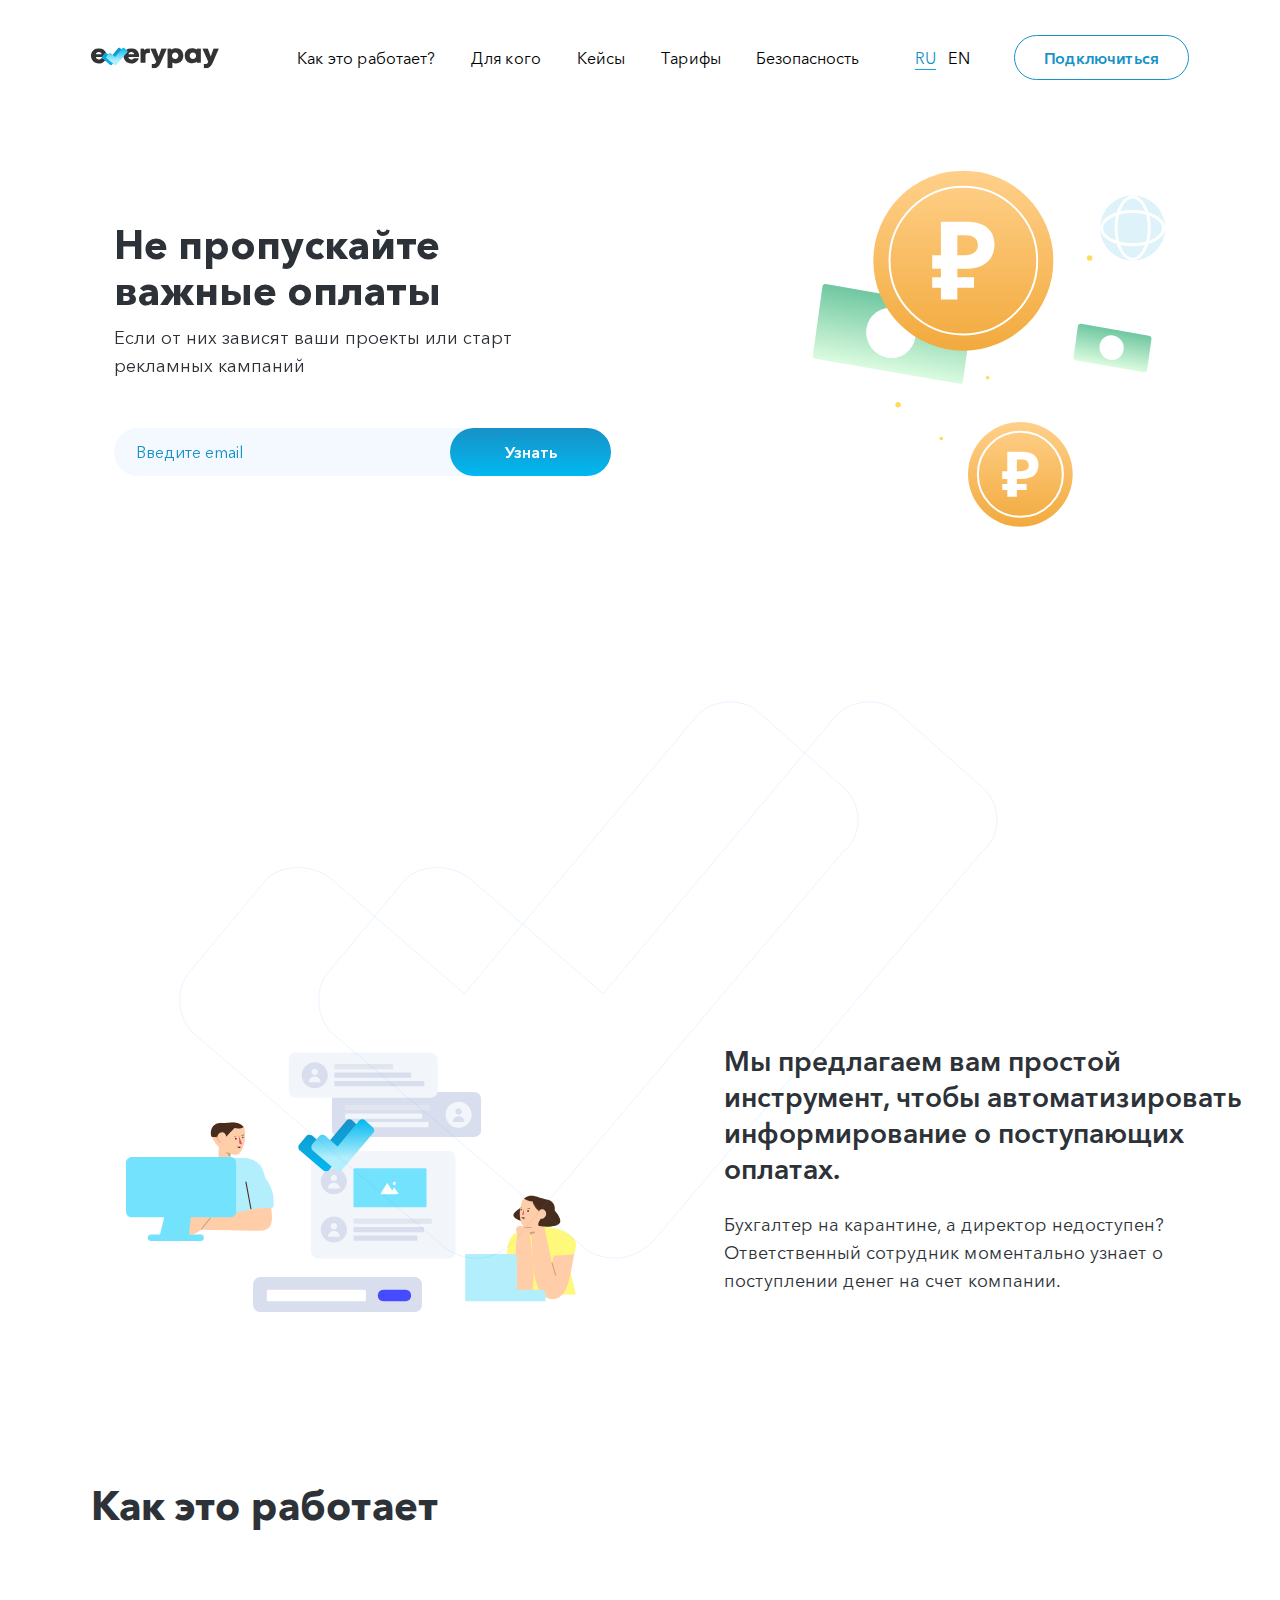
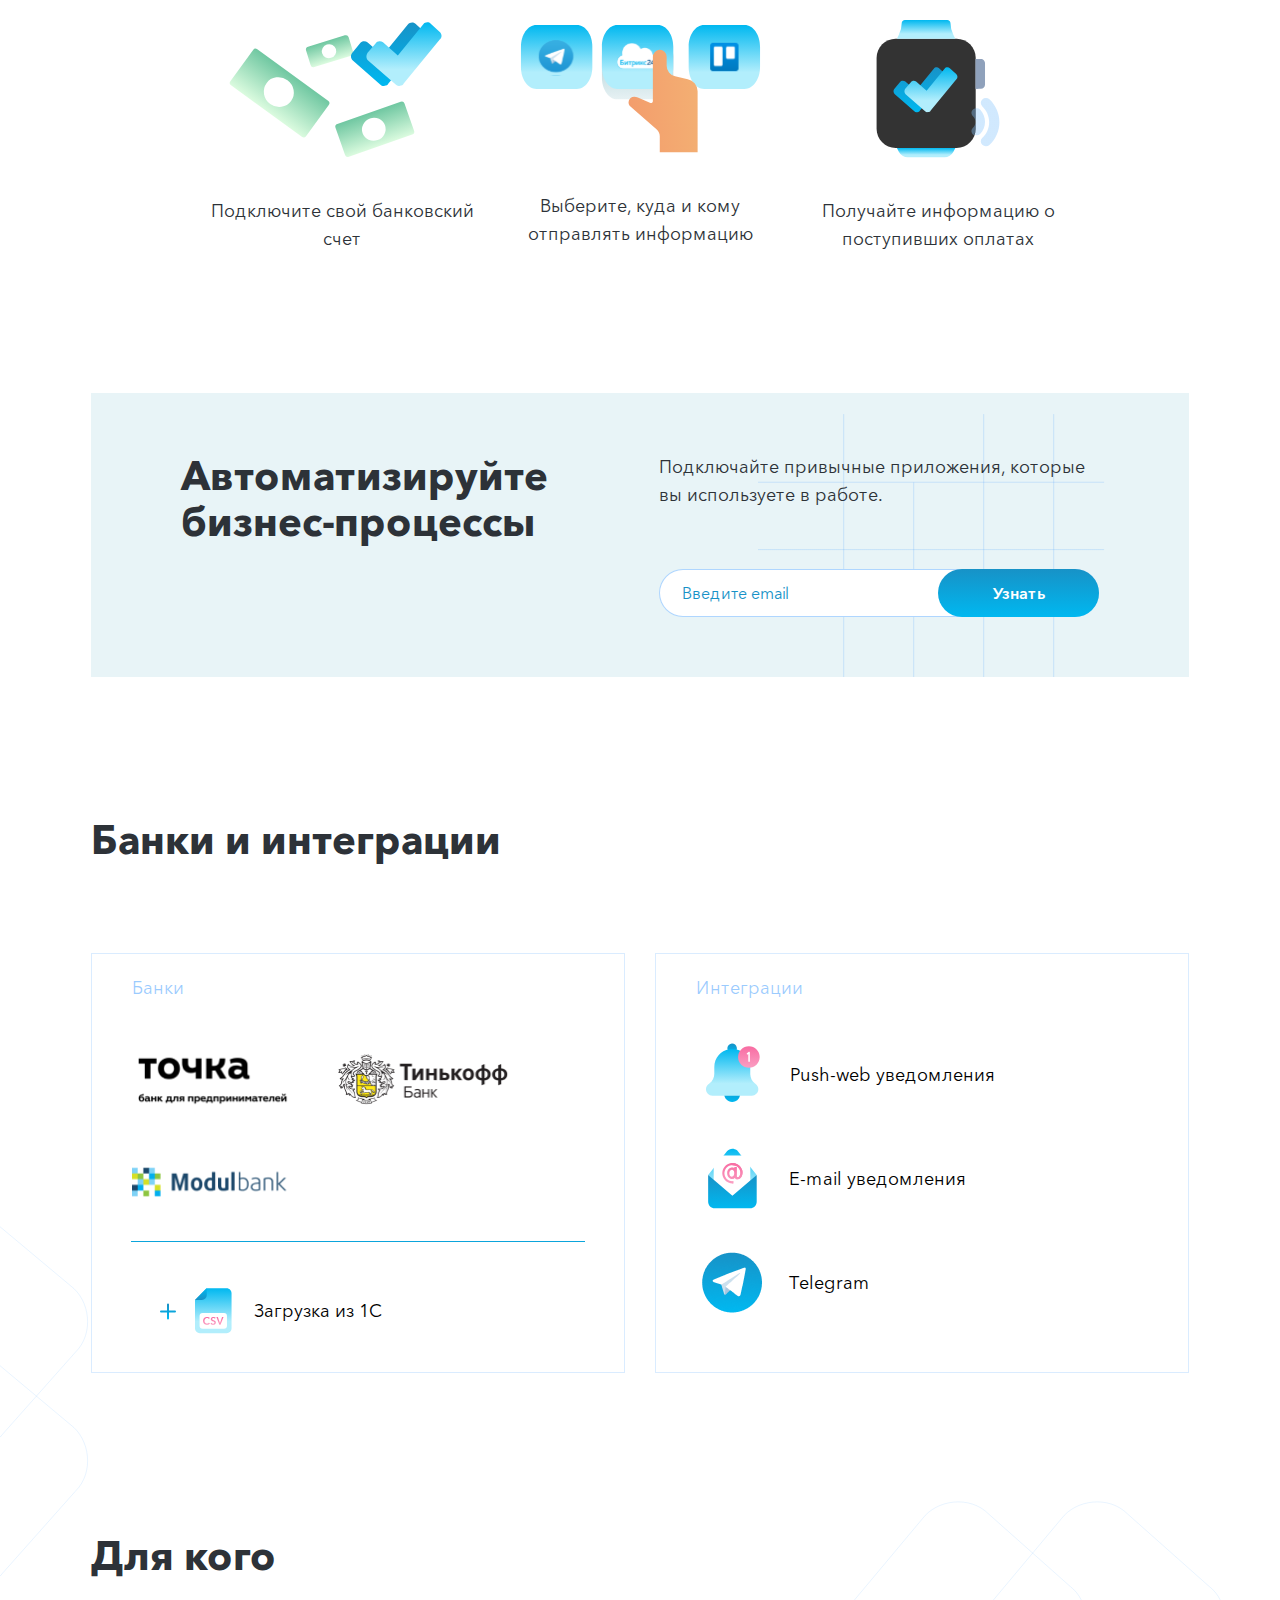
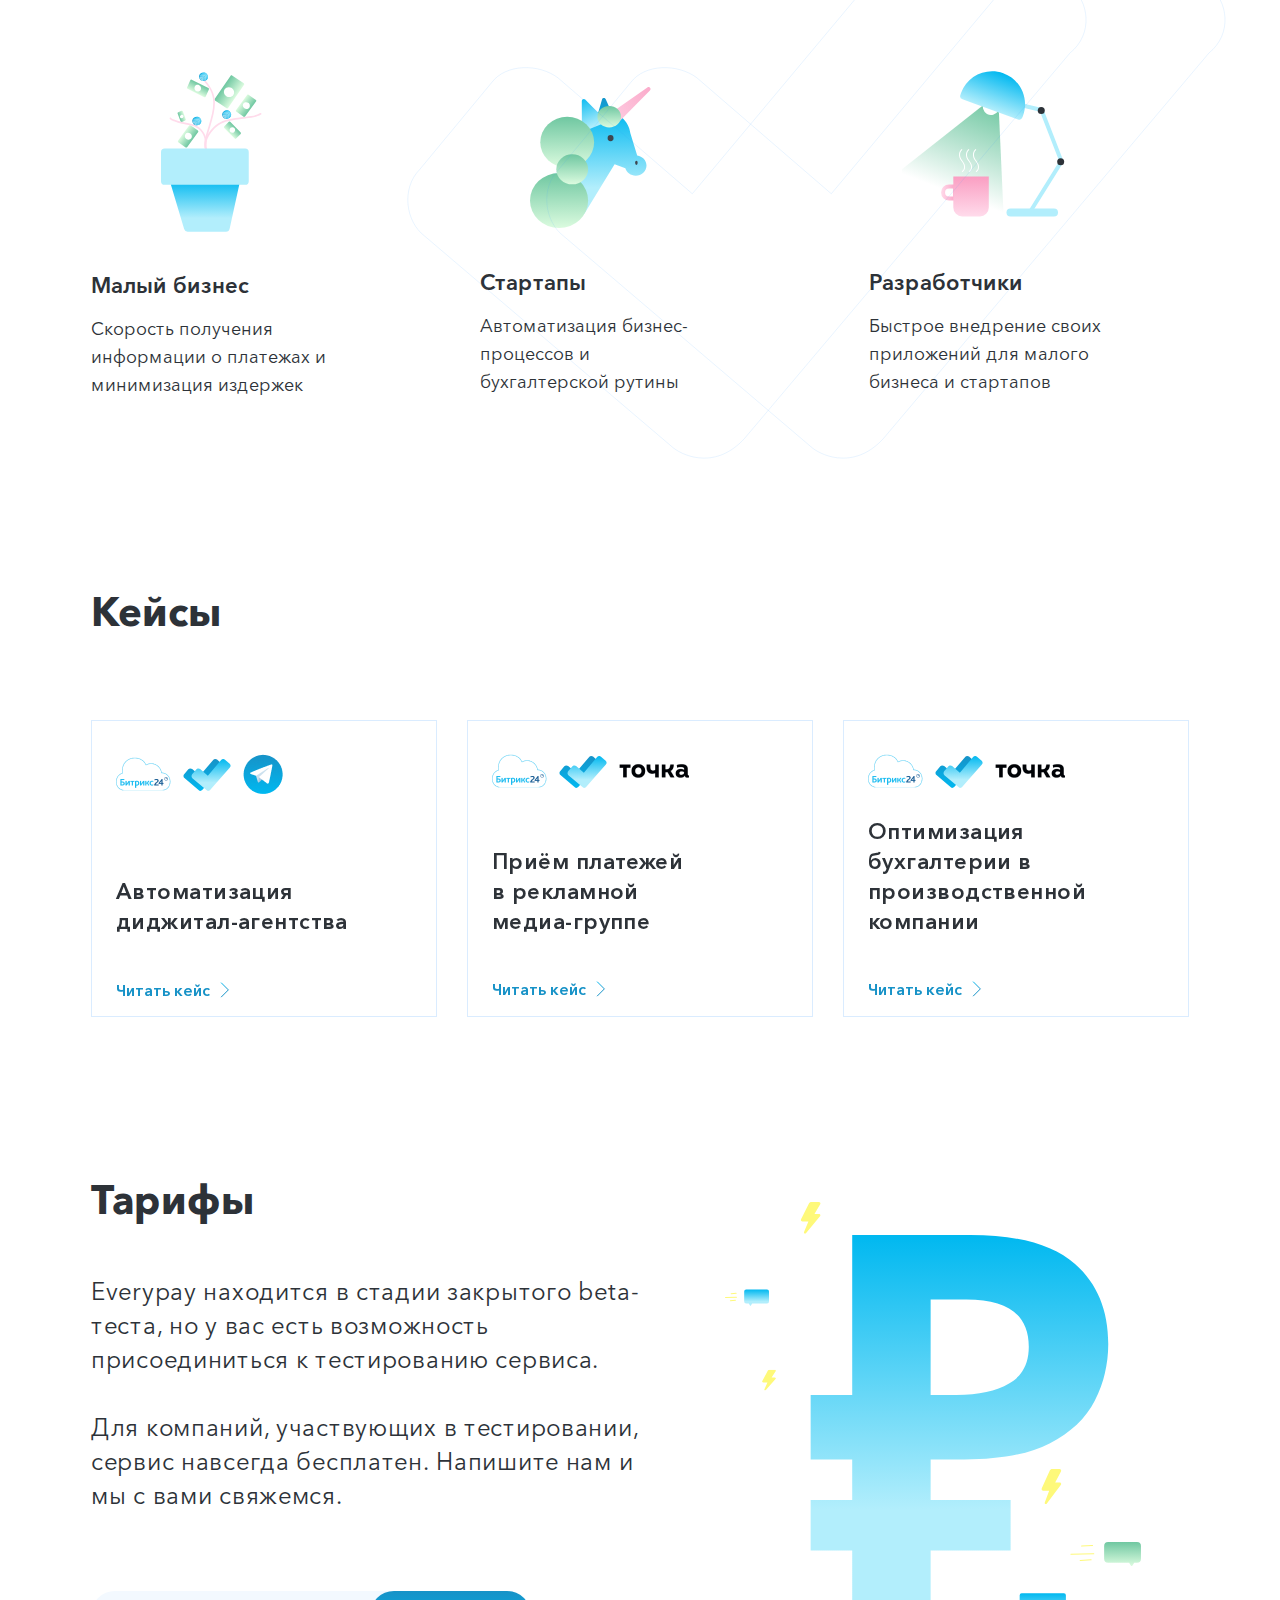
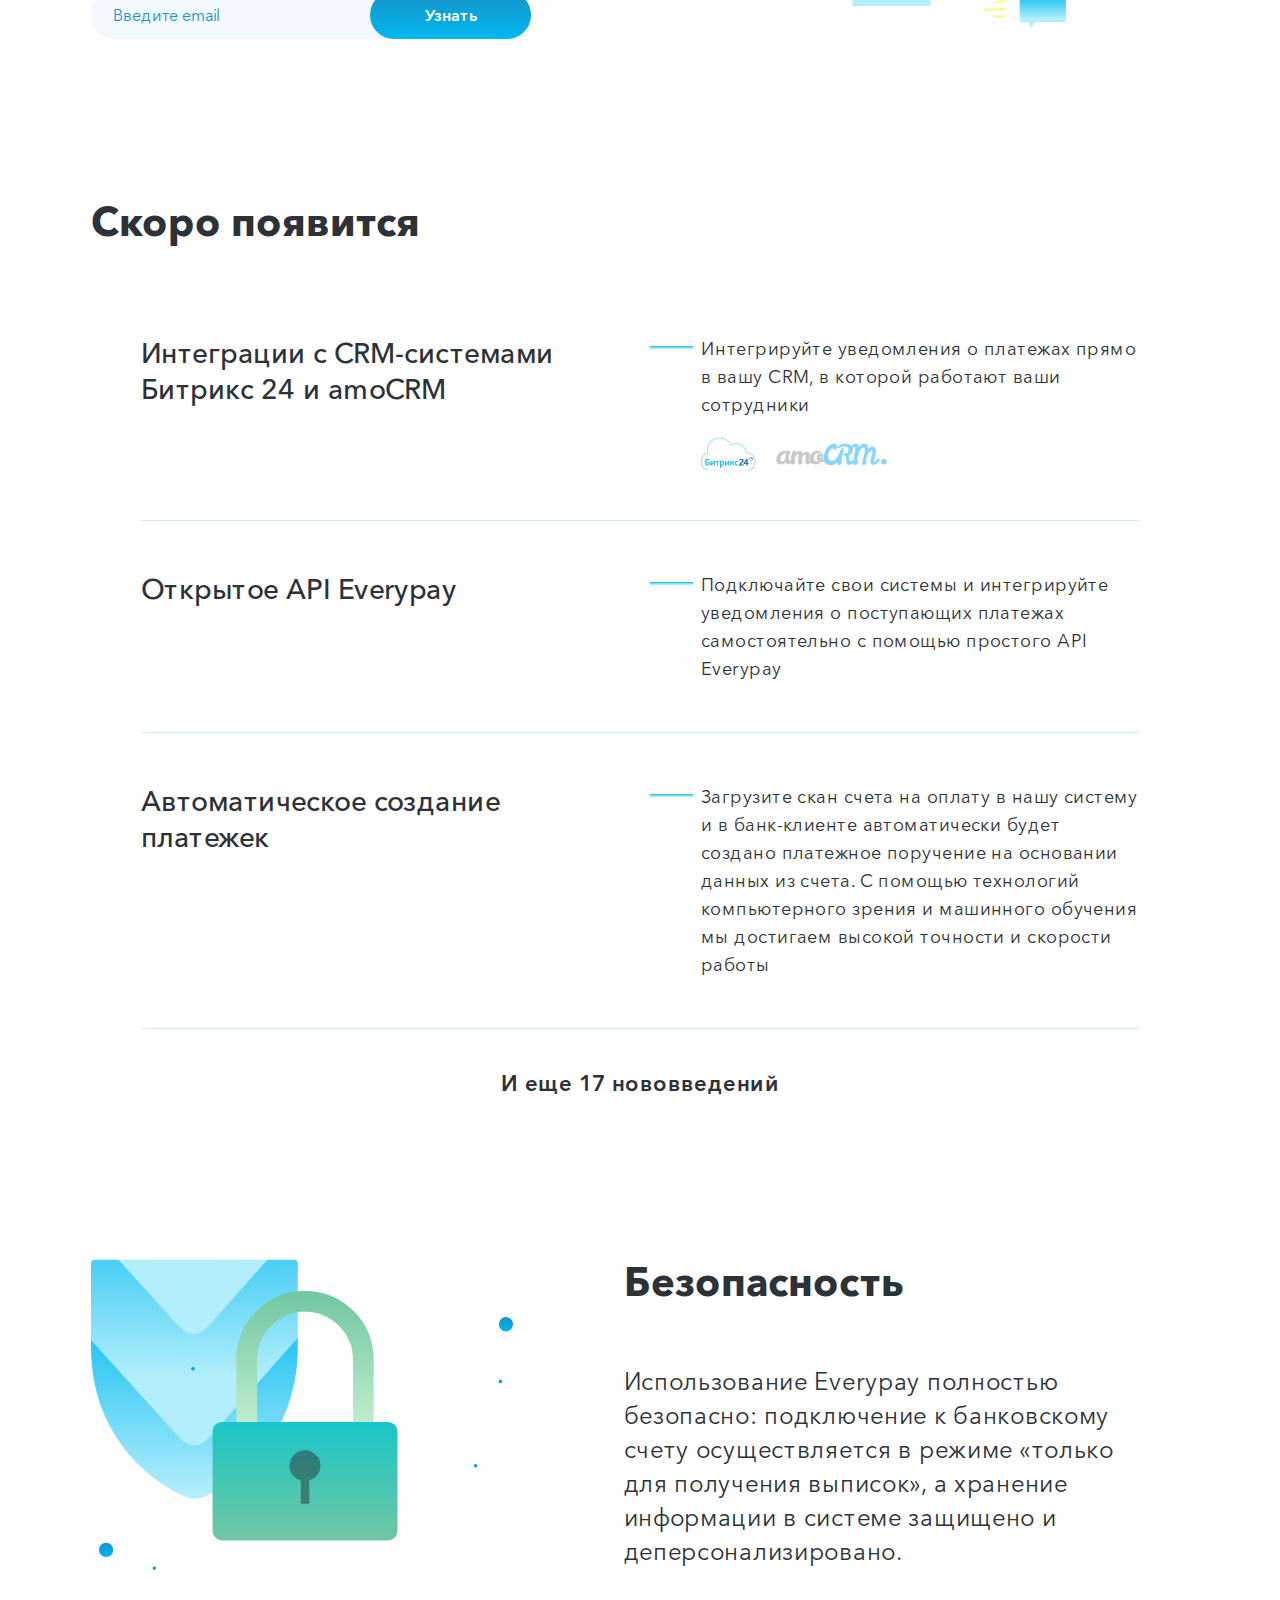
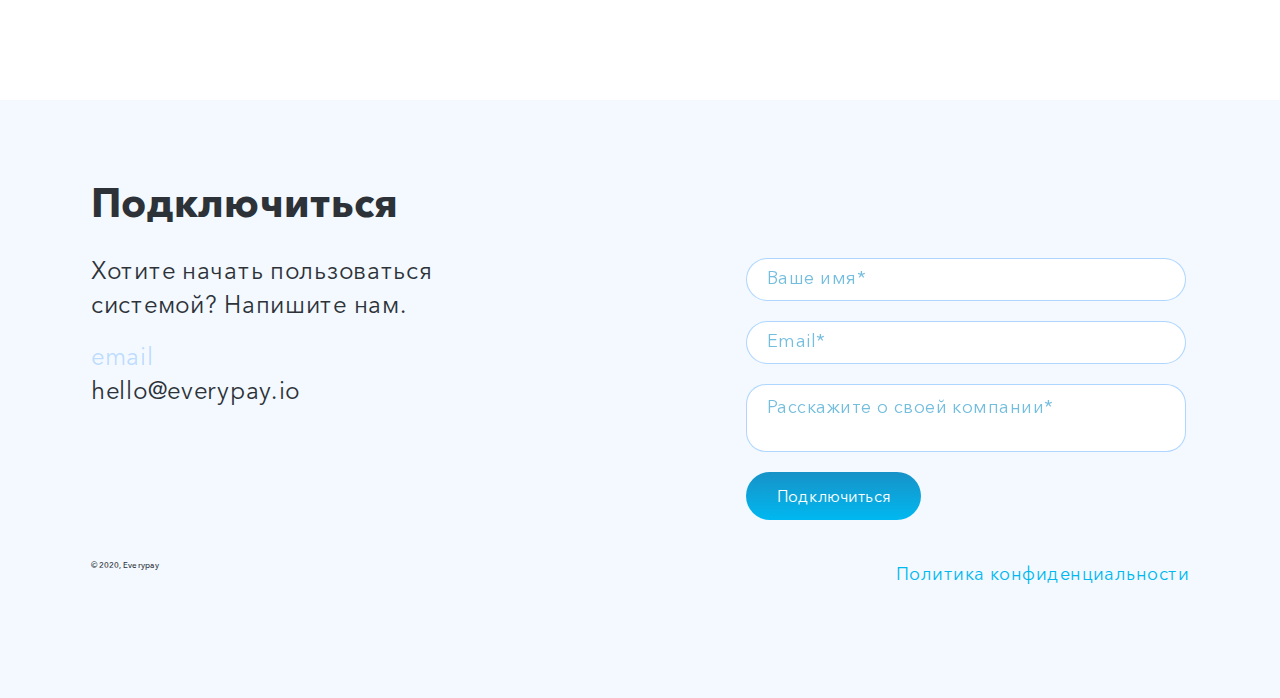
<file: sites/Everypay/index.html>
<!DOCTYPE html><html lang="ru"><head><meta charset="UTF-8"><meta http-equiv="X-UA-Compatible" content="IE=edge"><meta name="viewport" content="width=device-width,initial-scale=1"><link rel="shortcut icon" href="/icons/favicon.ico" type="image/x-icon"><link rel="stylesheet" href="css/simpleSlider.min.css"><link rel="stylesheet" href="css/style.min.css"><title>Everypay</title></head><body><header class="header"><div class="container"><img src="icons/logo.svg" alt="logotype" class="header__logo"><ul class="header__nav"><li class="header__nav__item"><a href="#how">Как это работает?</a></li><li class="header__nav__item"><a href="#for">Для кого</a></li><li class="header__nav__item"><a href="#cases">Кейсы</a></li><li class="header__nav__item"><a href="#tariffs">Тарифы</a></li><li class="header__nav__item"><a href="#security">Безопасность</a></li></ul><div class="header__language"><button class="header__language__btn header__language__ru header__language__btn_active">RU</button> <button class="header__language__btn header__language__en">EN</button></div><button class="header__btn">Подключиться</button><div class="header__burger"></div></div><div class="header__burger__nav"><ul class="header__burger__nav__list"><li class="header__burger__nav__list__item"><a href="#how">Как это работает?</a></li><li class="header__burger__nav__list__item"><a href="#for">Для кого</a></li><li class="header__burger__nav__list__item"><a href="#cases">Кейсы</a></li><li class="header__burger__nav__list__item"><a href="#tariffs">Тарифы</a></li><li class="header__burger__nav__list__item"><a href="#security">Безопасность</a></li><li class="header__burger__nav__list__item"><a href="#contacts">Контакты</a></li><button class="header__burger__nav__list__btn">Вход</button></ul></div></header><main class="main"><article class="simple-slider simple-slider-first"><div class="slider-wrapper"><div class="slider-slide"><div class="main__slider"><div class="main__slider__item main__slider__item_first"><div class="main__slider__item__request"><h2 class="main__slider__item__request__title h2-title">Не пропускайте важные оплаты</h2><div class="main__slider__item__request__subtitle">Если от них зависят ваши проекты или старт рекламных кампаний</div><form action="#" enctype="text/plain" class="form main__slider__item__request__form"><input type="email" class="form__input" placeholder="Введите email" required> <input type="submit" class="form__submit" value="Узнать"></form></div><img src="img/payment.svg" alt="image" class="main__slider__item__img"></div></div></div><div class="slider-slide"><div class="main__slider"><div class="main__slider__item main__slider__item_second"><div class="main__slider__item__request"><h2 class="main__slider__item__request__title h2-title">Сократите издержки на бухгалтерию и коммуникации</h2><div class="main__slider__item__request__subtitle">Получайте информацию о платежах на счет компании там, где вам удобно</div><form action="#" enctype="text/plain" class="form main__slider__item__request__form"><input type="email" class="form__input" placeholder="Введите email" required> <input type="submit" class="form__submit" value="Узнать"></form></div><img src="img/costs.svg" alt="image" class="main__slider__item__img"></div></div></div><div class="slider-slide"><div class="main__slider"><div class="main__slider__item main__slider__item_third"><div class="main__slider__item__request"><h2 class="main__slider__item__request__title h2-title">Создавайте собственные сценарии действий</h2><div class="main__slider__item__request__subtitle">при поступлении денег на счет вашей компании</div><form action="#" enctype="text/plain" class="form main__slider__item__request__form"><input type="email" class="form__input" placeholder="Введите email" required> <input type="submit" class="form__submit" value="Узнать"></form></div><img src="img/scenario.svg" alt="image" class="main__slider__item__img"></div></div></div><div class="slider-slide"><div class="main__slider"><div class="main__slider__item main__slider__item_fourth"><div class="main__slider__item__request"><h2 class="main__slider__item__request__title h2-title">Реагируйте на платежи так быстро, как они поступают на ваш счет</h2><form action="#" enctype="text/plain" class="form main__slider__item__request__form"><input type="email" class="form__input" placeholder="Введите email" required> <input type="submit" class="form__submit" value="Узнать"></form></div><img src="img/reaction.svg" alt="image" class="main__slider__item__img"></div></div></div></div><!-- <div class="slider-pagination"></div> --></article><article class="information"><div class="container"><img src="img/chat.svg" class="information__img"><div class="information__text"><h3 class="information__text__title">Мы предлагаем вам простой инструмент, чтобы автоматизировать информирование о поступающих оплатах.</h3><div class="information__text__subtitle">Бухгалтер на карантине, а директор недоступен? Ответственный сотрудник моментально узнает о поступлении денег на счет компании.</div></div></div></article><article class="how" id="how"><div class="container"><h2 class="how__title h2-title">Как это работает</h2><div class="how__wrapper"><div class="how__wrapper__item"><img src="img/score.svg" alt="images" class="how__wrapper__item__img"><div class="how__wrapper__item__text">Подключите свой банковский счет</div></div><div class="how__wrapper__item"><img src="img/information.svg" alt="images" class="how__wrapper__item__img"><div class="how__wrapper__item__text">Выберите, куда и кому отправлять информацию</div></div><div class="how__wrapper__item"><img src="img/payment-information.svg" alt="images" class="how__wrapper__item__img"><div class="how__wrapper__item__text">Получайте информацию о поступивших оплатах</div></div></div></div></article><article class="automation"><div class="container"><div class="automation__item"><h2 class="h2-title automation__item__title">Автоматизируйте бизнес-процессы</h2><div class="automation__item__request"><div class="automation__item__request__descr">Подключайте привычные приложения, которые вы используете в работе.</div><form enctype="text/plain" class="automation__item__request__form form"><input type="email" class="form__input" placeholder="Введите email" required> <input type="submit" class="form__submit" value="Узнать"></form></div><img src="icons/grid.svg" alt="icon" class="automation__item__bg"></div></div></article><article class="banks"><div class="container"><h2 class="h2-title banks__title">Банки и интеграции</h2><div class="banks__wrapper"><div class="banks__wrapper__banks"><div class="banks__wrapper__banks__title">Банки</div><div class="banks__wrapper__banks__grid"><img src="icons/bank-point.png" alt="icon" class="banks__wrapper__banks__grid__img"> <img src="icons/tinkoff-bank.png" alt="icon" class="banks__wrapper__banks__grid__img"> <img src="icons/modulbank.png" alt="icon" class="banks__wrapper__banks__grid__img"></div><div class="banks__wrapper__banks__plus"><img src="icons/1с.svg" class="banks__wrapper__banks__plus__img"><div class="banks__wrapper__banks__plus__text">Загрузка из 1С</div></div></div><div class="banks__wrapper__integration"><div class="banks__wrapper__integration__title">Интеграции</div><div class="banks__wrapper__integration__grid"><div class="banks__wrapper__integration__grid__item"><img src="icons/push.svg" alt="icon" class="banks__wrapper__integration__grid__item__img"><div class="banks__wrapper__integration__grid__item__text">Push-web уведомления</div></div><div class="banks__wrapper__integration__grid__item"><img src="icons/e-mail.svg" alt="icon" class="banks__wrapper__integration__grid__item__img"><div class="banks__wrapper__integration__grid__item__text">E-mail уведомления</div></div><div class="banks__wrapper__integration__grid__item"><img src="icons/telegram.png" alt="icon" class="banks__wrapper__integration__grid__item__img"><div class="banks__wrapper__integration__grid__item__text">Telegram</div></div></div></div></div></div></article><article class="for" id="for"><div class="container"><h2 class="h2-title for__title">Для кого</h2><div class="for__wrapper"><div class="for__wrapper__item"><img src="img/money-tree.svg" alt="icon" class="for__wrapper__item__img"><div class="for__wrapper__item__text"><div class="for__wrapper__item__title">Малый бизнес</div><div class="for__wrapper__item__descr">Скорость получения информации о платежах и минимизация издержек</div></div></div><div class="for__wrapper__item"><img src="img/unicorn.svg" alt="icon" class="for__wrapper__item__img"><div class="for__wrapper__item__text"><div class="for__wrapper__item__title">Стартапы</div><div class="for__wrapper__item__descr">Автоматизация бизнес-процессов и бухгалтерской рутины</div></div></div><div class="for__wrapper__item"><img src="img/lamp.svg" alt="icon" class="for__wrapper__item__img"><div class="for__wrapper__item__text"><div class="for__wrapper__item__title">Разработчики</div><div class="for__wrapper__item__descr">Быстрое внедрение своих приложений для малого бизнеса и стартапов</div></div></div></div></div></article><!-- <article class="cases" id="cases">
            <div class="container">
                <h2 class="h2-title cases__title">Кейсы</h2>
                <div class="cases__wrapper">
                    <div class="cases__wrapper__item">
                        <div class="cases__wrapper__item__icons">
                            <img src="icons/bitrix24.png" alt="icon" class="cases__wrapper__item__icons__img">
                            <img src="icons/check.svg" alt="icon" class="cases__wrapper__item__icons__img">
                            <img src="icons/telegram-mini.png" alt="icon" class="cases__wrapper__item__icons__img">
                        </div>
                        <div class="cases__wrapper__item__title">Автоматизация диджитал-агентства</div>
                        <a href='' class="cases__wrapper__item__link">Читать кейс</a>
                    </div>
                    <div class="cases__wrapper__item">
                        <div class="cases__wrapper__item__icons">
                            <img src="icons/bitrix24.png" alt="icon" class="cases__wrapper__item__icons__img">
                            <img src="icons/check.svg" alt="icon" class="cases__wrapper__item__icons__img">
                            <img src="icons/point.png" alt="icon" class="cases__wrapper__item__icons__img">
                        </div>
                        <div class="cases__wrapper__item__title">Приём платежей 
                            в рекламной медиа-группе</div>
                        <a href='' class="cases__wrapper__item__link">Читать кейс</a>
                    </div>
                    <div class="cases__wrapper__item">
                        <div class="cases__wrapper__item__icons">
                            <img src="icons/bitrix24.png" alt="icon" class="cases__wrapper__item__icons__img">
                            <img src="icons/check.svg" alt="icon" class="cases__wrapper__item__icons__img">
                            <img src="icons/point.png" alt="icon" class="cases__wrapper__item__icons__img">
                        </div>
                        <div class="cases__wrapper__item__title">Оптимизация бухгалтерии 
                            в производственной
                            компании</div>
                        <a href='' class="cases__wrapper__item__link">Читать кейс</a>
                    </div>
                </div>
            </div>
        </article> --><article class="cases" id="cases"><div class="container"><h2 class="h2-title cases__title">Кейсы</h2><div class="simple-slider simple-slider-second"><div class="slider-wrapper"><div class="slider-slide"><div class="cases__wrapper__item"><div class="cases__wrapper__item__icons"><img src="icons/bitrix24.png" alt="icon" class="cases__wrapper__item__icons__img"> <img src="icons/check.svg" alt="icon" class="cases__wrapper__item__icons__img"> <img src="icons/telegram-mini.png" alt="icon" class="cases__wrapper__item__icons__img"></div><div class="cases__wrapper__item__title">Автоматизация диджитал-агентства</div><a href="" class="cases__wrapper__item__link">Читать кейс</a></div></div><div class="slider-slide"><div class="cases__wrapper__item"><div class="cases__wrapper__item__icons"><img src="icons/bitrix24.png" alt="icon" class="cases__wrapper__item__icons__img"> <img src="icons/check.svg" alt="icon" class="cases__wrapper__item__icons__img"> <img src="icons/point.png" alt="icon" class="cases__wrapper__item__icons__img"></div><div class="cases__wrapper__item__title">Приём платежей в рекламной медиа-группе</div><a href="" class="cases__wrapper__item__link">Читать кейс</a></div></div><div class="slider-slide"><div class="cases__wrapper__item"><div class="cases__wrapper__item__icons"><img src="icons/bitrix24.png" alt="icon" class="cases__wrapper__item__icons__img"> <img src="icons/check.svg" alt="icon" class="cases__wrapper__item__icons__img"> <img src="icons/point.png" alt="icon" class="cases__wrapper__item__icons__img"></div><div class="cases__wrapper__item__title">Оптимизация бухгалтерии в производственной компании</div><a href="" class="cases__wrapper__item__link">Читать кейс</a></div></div></div><div class="slider-pagination"></div></div></div></article><article class="tariffs" id="tariffs"><div class="container"><h2 class="h2-title tariffs__descr__title">Тарифы</h2><div class="tariffs__item"><div class="tariffs__descr"><div class="tariffs__descr__text">Everypay находится в стадии закрытого beta-теста, но у вас есть возможность присоединиться к тестированию сервиса.<br><br>Для компаний, участвующих в тестировании, сервис навсегда бесплатен. Напишите нам и мы с вами свяжемся.</div></div><img src="img/ruble.svg" alt="image" class="tariffs__img"></div><form enctype="text/plain" class="form tariffs__descr__form"><input type="email" class="form__input" placeholder="Введите email" required> <input type="submit" class="form__submit" value="Узнать"></form></div></article><article class="soon"><div class="container"><h2 class="h2-title soon__title">Скоро появится</h2><div class="soon__wrapper"><div class="soon__wrapper__item"><div class="soon__wrapper__item__title">Интеграции с CRM-системами Битрикс 24 и amoCRM</div><div class="soon__wrapper__item__descr">Интегрируйте уведомления о платежах прямо в вашу CRM, в которой работают ваши сотрудники<div class="soon__wrapper__item__descr__imgs"><img src="icons/bitrix24.png" alt="image" class="soon__wrapper__item__descr__img"> <img src="icons/CRM.png" alt="image" class="soon__wrapper__item__descr__img"></div></div></div><div class="soon__wrapper__item"><div class="soon__wrapper__item__title">Открытое API Everypay</div><div class="soon__wrapper__item__descr">Подключайте свои системы и интегрируйте уведомления о поступающих платежах самостоятельно с помощью простого API Everypay</div></div><div class="soon__wrapper__item"><div class="soon__wrapper__item__title">Автоматическое создание платежек</div><div class="soon__wrapper__item__descr">Загрузите скан счета на оплату в нашу систему и в банк-клиенте автоматически будет создано платежное поручение на основании данных из счета. С помощью технологий компьютерного зрения и машинного обучения мы достигаем высокой точности и скорости работы</div></div><div class="soon__more">И еще 17 нововведений</div></div></div></article><article class="security" id="security"><div class="container"><h2 class="h2-title security__title">Безопасность</h2><img src="img/security.svg" alt="image" class="security__img"><div class="security__descr"><div class="security__descr__text">Использование Everypay полностью безопасно: подключение к банковскому счету осуществляется в режиме «только для получения выписок», а хранение информации в системе защищено и деперсонализировано.</div></div></div></article><div class="background"><img src="icons/outline-mark.svg" class="background__img__chekout_1"> <img src="icons/outline-mark.svg" class="background__img__chekout_2"> <img src="icons/outline-mark.svg" class="background__img__chekout_3"> <img src="icons/grid.svg" class="background__img__grid_1"></div></main><footer class="footer" id="contacts"><div class="container"><div class="footer_email"><h2 class="h2-title footer__title">Подключиться</h2><div class="footer__email__descr">Хотите начать пользоваться системой? Напишите нам.</div><div class="footer__email__subtitle">email</div><div class="footer__email__link">hello@everypay.io</div></div><form class="footer__form"><input type="text" class="footer__form__name" placeholder="Ваше имя*" required> <input type="email" class="footer__form__email" placeholder="Email*" required> <textarea type="text" class="footer__form__company" placeholder="Расскажите о своей компании*" required></textarea> <input type="submit" class="footer__form__submit" value="Подключиться"><div class="footer__form-done">Спасибо!<br>Мы приняли ваш запрос.<br><br>В ближайшее время наш специалист поддержки свяжется с вами.</div></form></div><div class="container"><div class="footer__inf"><div class="footer__inf__copyright">© 2020, Everypay</div><a href="" class="footer__inf__conf">Политика конфиденциальности</a></div></div></footer><script src="js/index.js"></script><script src="js/simpleSlider.min.js"></script><script>new SimpleSlider('.simple-slider-first', {
            speed: 800,
            delay: 5000,
            autoplay: true,
            enableDrag: false,
            class: {wrapper: 'slider-wrapper'},
        });

        function eventForResize(){
            if (window.screen.width <= 768){
                // console.log('d');
                new SimpleSlider('.simple-slider-second', {
                enableDrag: true,
                autoplay: true,
                slidesPerView: 1,      
                class: {wrapper: 'slider-wrapper'},
            });
            }
        }

        window.addEventListener('resize', eventForResize());

        eventForResize();</script></body></html>
</file>
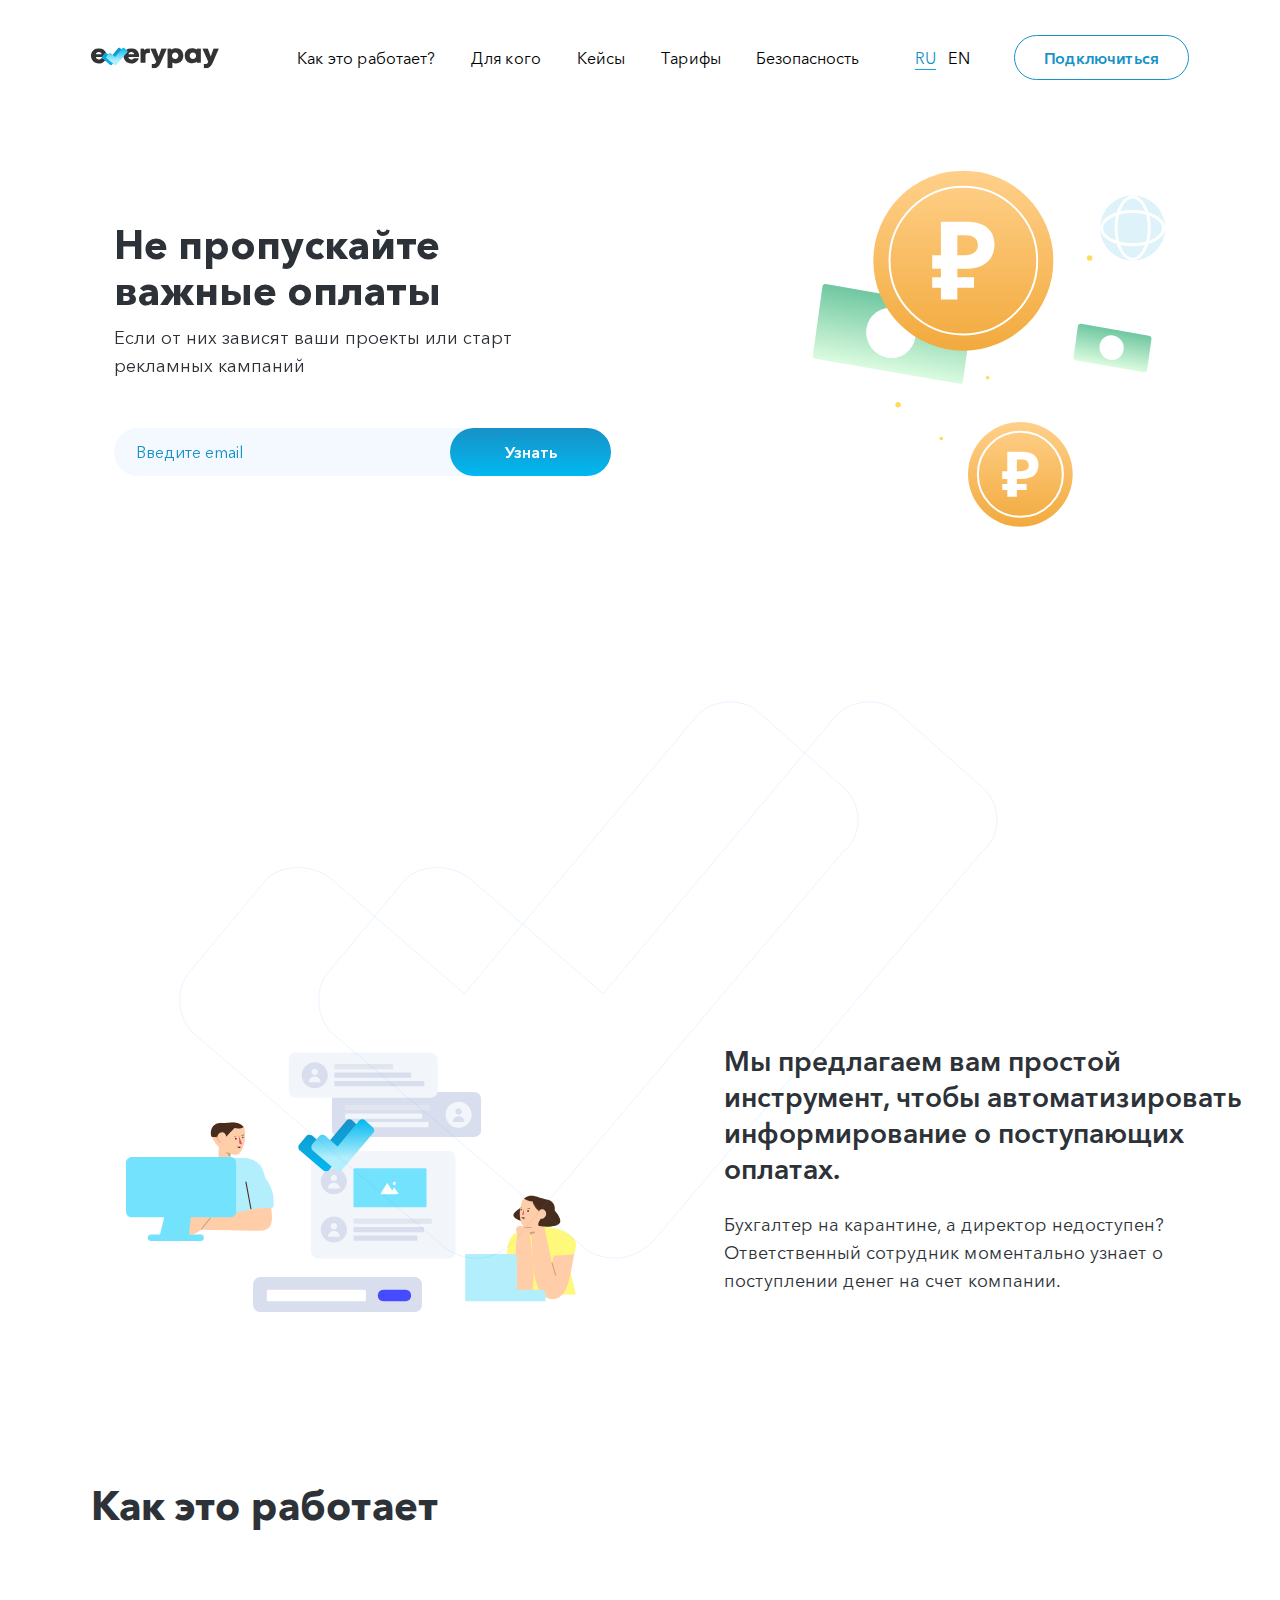
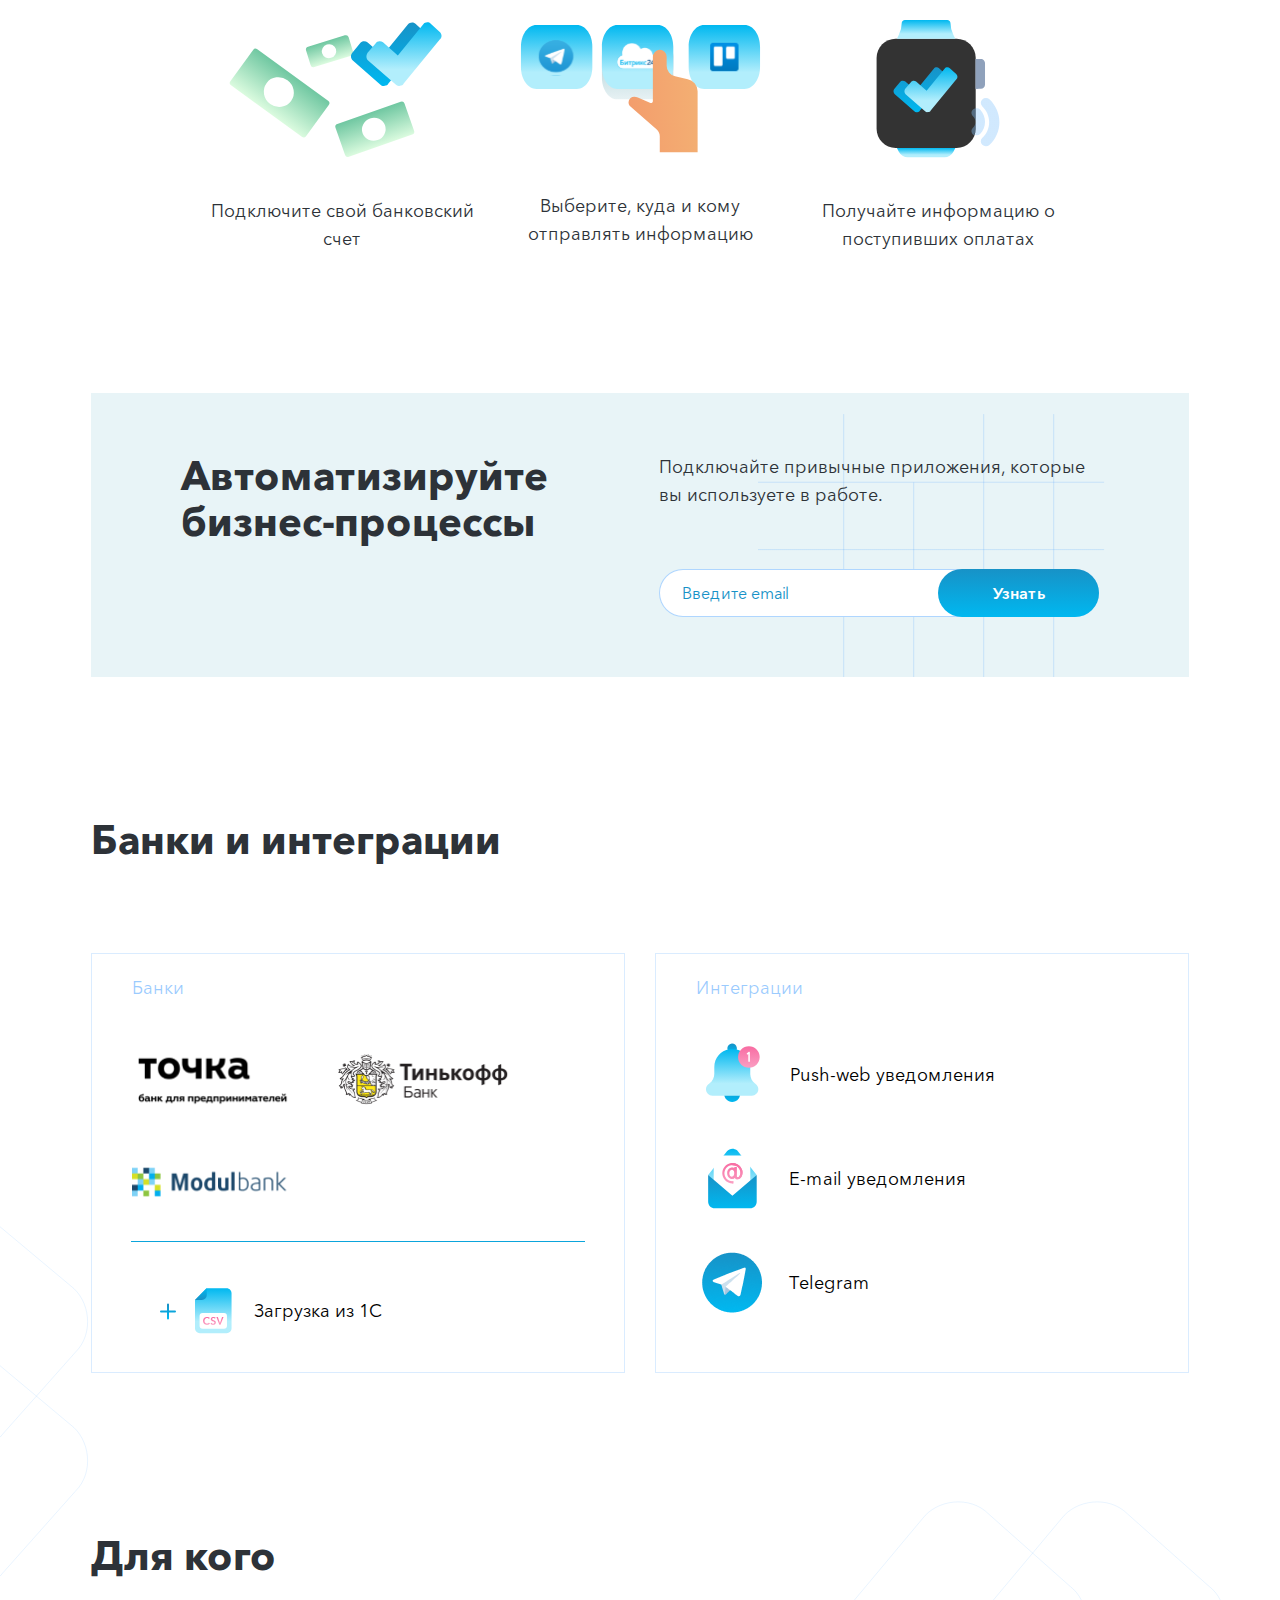
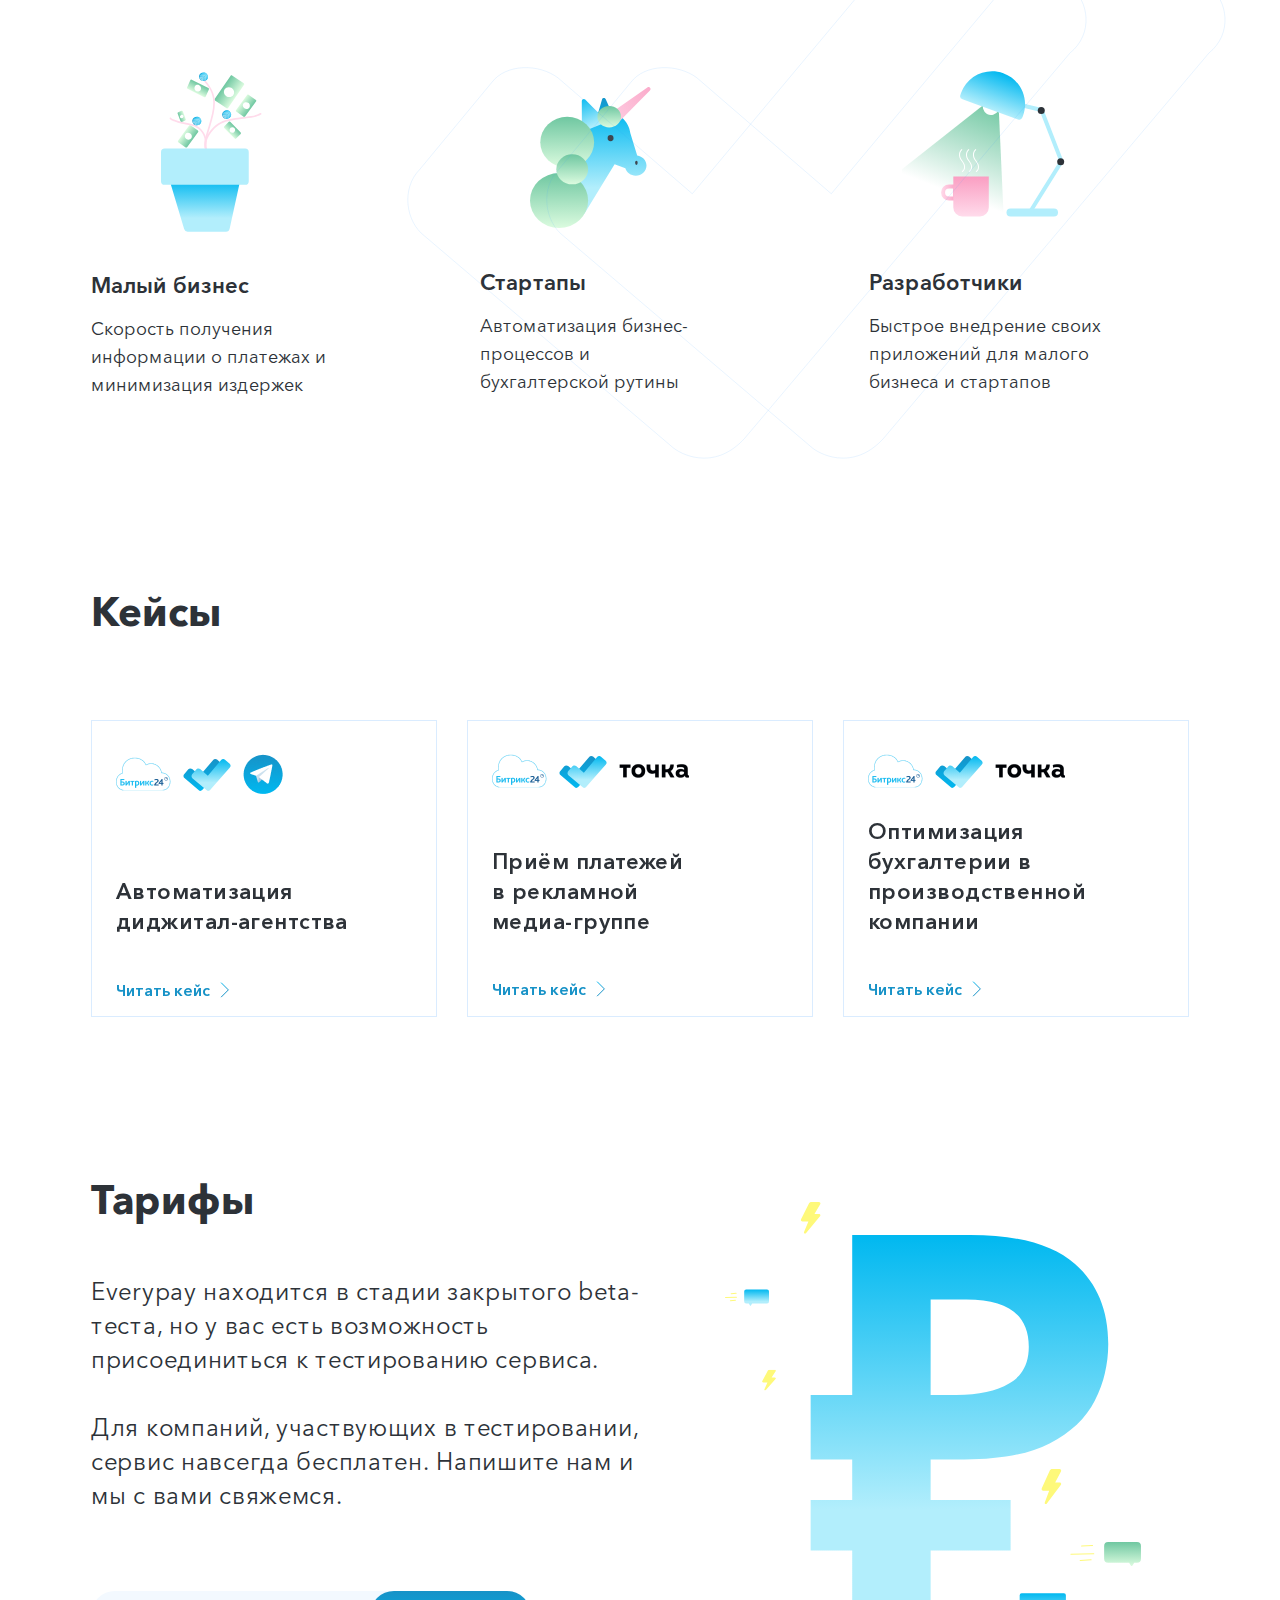
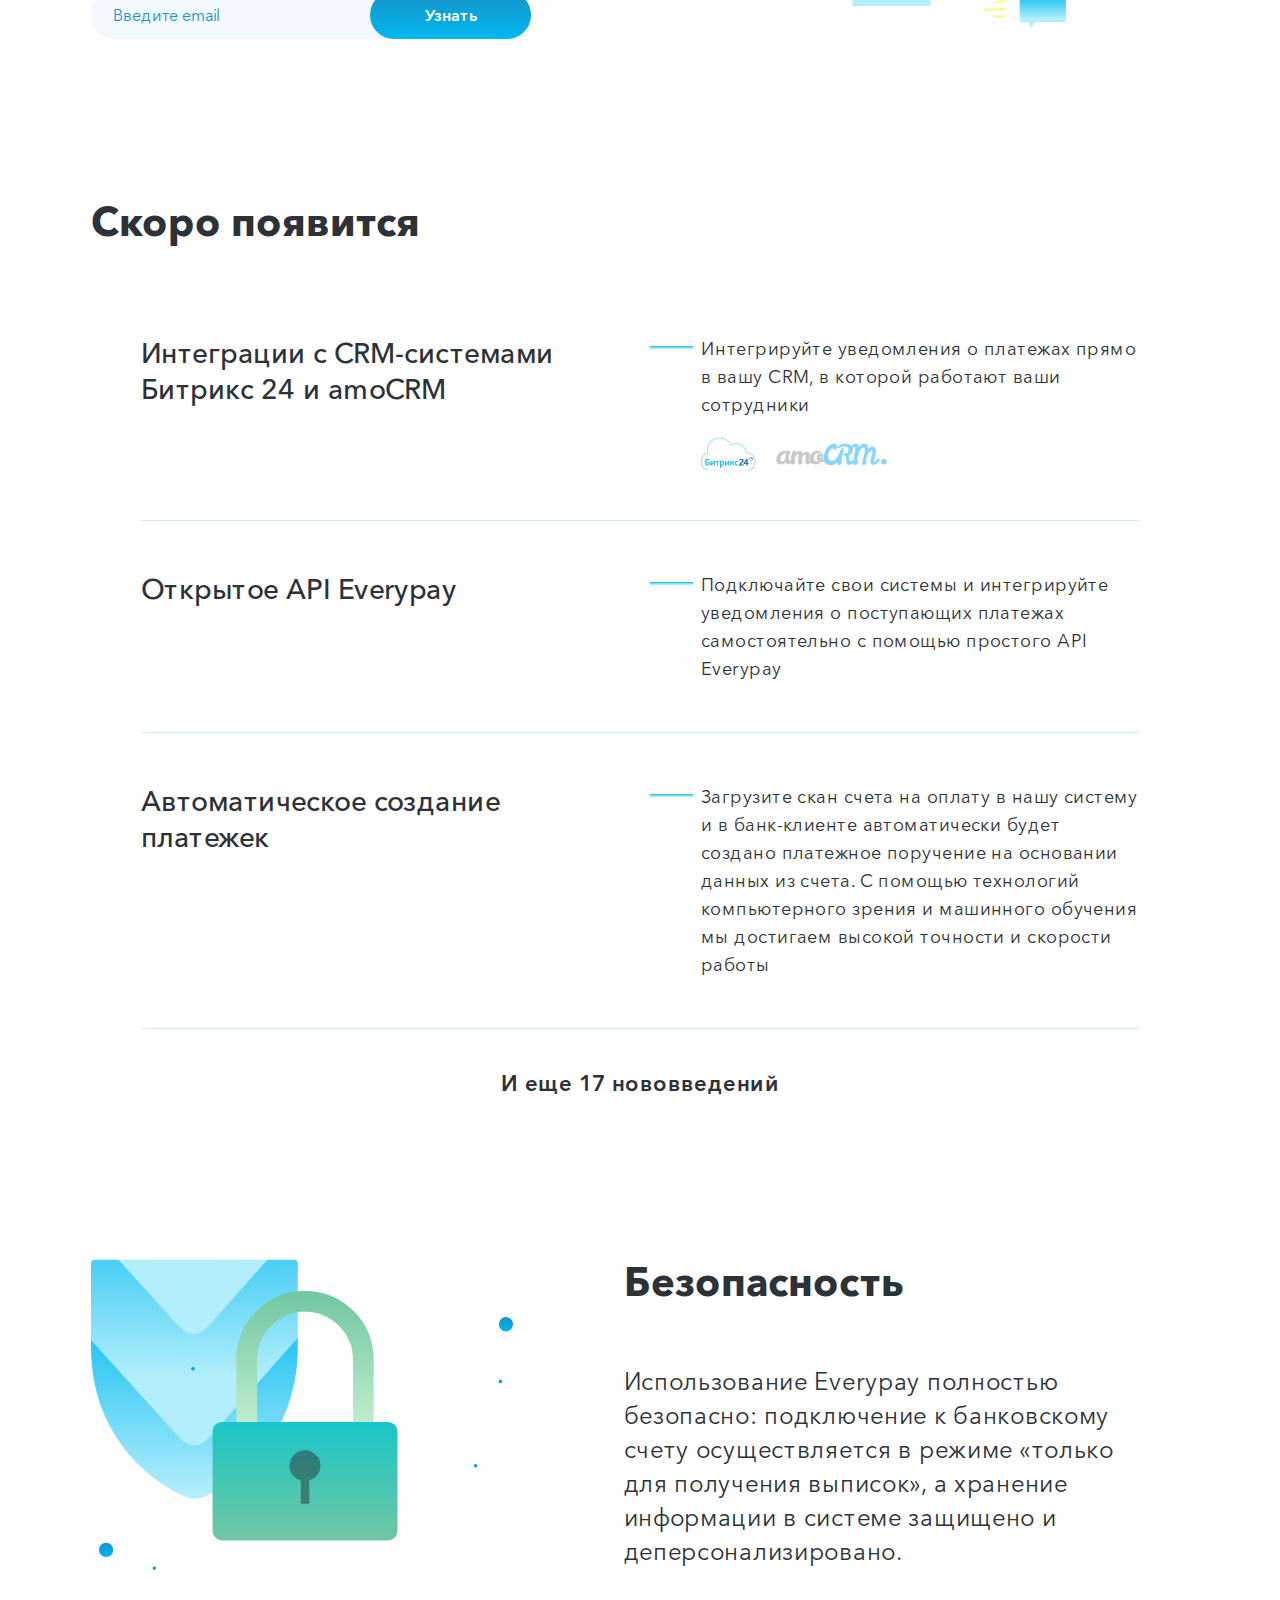
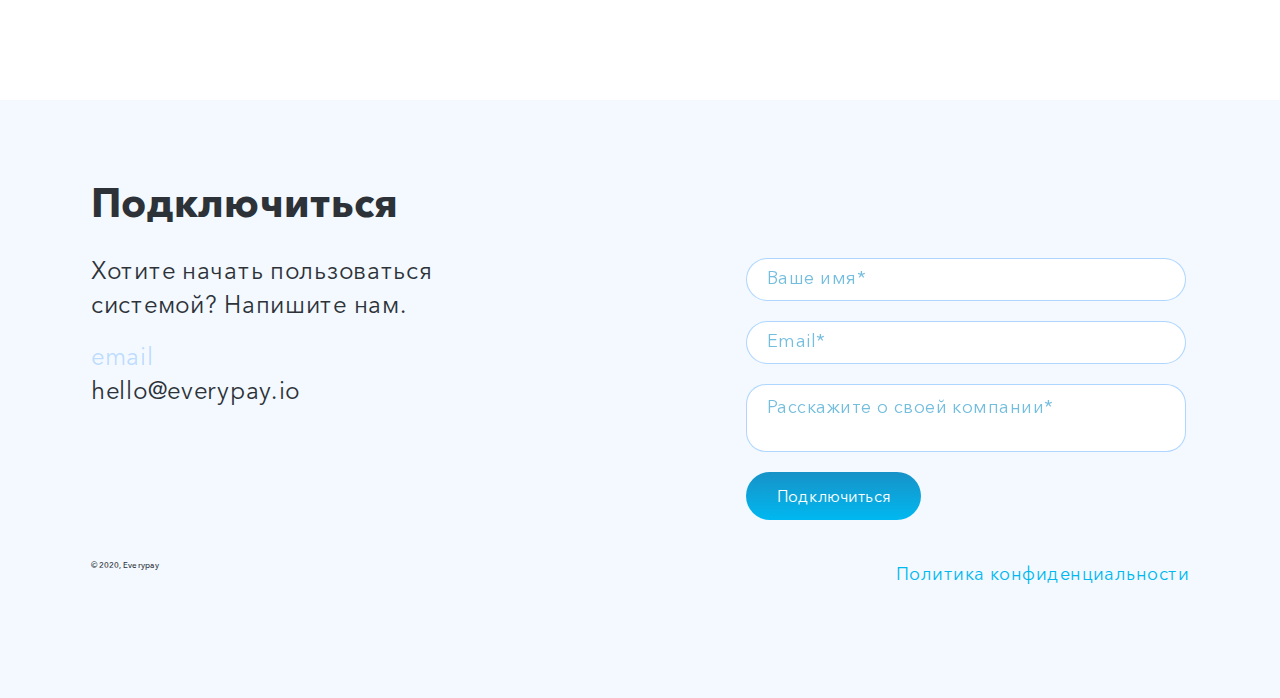
<file: sites/everypay/index.html>
<!DOCTYPE html><html lang="ru"><head><meta charset="UTF-8"><meta http-equiv="X-UA-Compatible" content="IE=edge"><meta name="viewport" content="width=device-width,initial-scale=1"><link rel="shortcut icon" href="/icons/favicon.ico" type="image/x-icon"><link rel="stylesheet" href="css/simpleSlider.min.css"><link rel="stylesheet" href="css/style.min.css"><title>Everypay</title></head><body><header class="header"><div class="container"><img src="icons/logo.svg" alt="logotype" class="header__logo"><ul class="header__nav"><li class="header__nav__item"><a href="#how">Как это работает?</a></li><li class="header__nav__item"><a href="#for">Для кого</a></li><li class="header__nav__item"><a href="#cases">Кейсы</a></li><li class="header__nav__item"><a href="#tariffs">Тарифы</a></li><li class="header__nav__item"><a href="#security">Безопасность</a></li></ul><div class="header__language"><button class="header__language__btn header__language__ru header__language__btn_active">RU</button> <button class="header__language__btn header__language__en">EN</button></div><button class="header__btn">Подключиться</button><div class="header__burger"></div></div><div class="header__burger__nav"><div class="header__burger__nav__list"><div class="header__burger__nav__list__item"><a href="#how">Как это работает?</a></div><div class="header__burger__nav__list__item"><a href="#for">Для кого</a></div><div class="header__burger__nav__list__item"><a href="#cases">Кейсы</a></div><div class="header__burger__nav__list__item"><a href="#tariffs">Тарифы</a></div><div class="header__burger__nav__list__item"><a href="#security">Безопасность</a></div><div class="header__burger__nav__list__item"><a href="#contacts">Контакты</a></div><button class="header__burger__nav__list__btn">Вход</button></div></div></header><main class="main"><article class="simple-slider simple-slider-first"><div class="slider-wrapper"><div class="slider-slide"><div class="main__slider"><div class="main__slider__item main__slider__item_first"><div class="main__slider__item__request"><h2 class="main__slider__item__request__title h2-title">Не пропускайте важные оплаты</h2><div class="main__slider__item__request__subtitle">Если от них зависят ваши проекты или старт рекламных кампаний</div><form action="#" enctype="text/plain" class="form main__slider__item__request__form"><input type="email" class="form__input" placeholder="Введите email" required> <input type="submit" class="form__submit" value="Узнать"></form></div><img src="img/payment.svg" alt="image" class="main__slider__item__img"></div></div></div><div class="slider-slide"><div class="main__slider"><div class="main__slider__item main__slider__item_second"><div class="main__slider__item__request"><h2 class="main__slider__item__request__title h2-title">Сократите издержки на бухгалтерию и коммуникации</h2><div class="main__slider__item__request__subtitle">Получайте информацию о платежах на счет компании там, где вам удобно</div><form action="#" enctype="text/plain" class="form main__slider__item__request__form"><input type="email" class="form__input" placeholder="Введите email" required> <input type="submit" class="form__submit" value="Узнать"></form></div><img src="img/costs.svg" alt="image" class="main__slider__item__img"></div></div></div><div class="slider-slide"><div class="main__slider"><div class="main__slider__item main__slider__item_third"><div class="main__slider__item__request"><h2 class="main__slider__item__request__title h2-title">Создавайте собственные сценарии действий</h2><div class="main__slider__item__request__subtitle">при поступлении денег на счет вашей компании</div><form action="#" enctype="text/plain" class="form main__slider__item__request__form"><input type="email" class="form__input" placeholder="Введите email" required> <input type="submit" class="form__submit" value="Узнать"></form></div><img src="img/scenario.svg" alt="image" class="main__slider__item__img"></div></div></div><div class="slider-slide"><div class="main__slider"><div class="main__slider__item main__slider__item_fourth"><div class="main__slider__item__request"><h2 class="main__slider__item__request__title h2-title">Реагируйте на платежи так быстро, как они поступают на ваш счет</h2><form action="#" enctype="text/plain" class="form main__slider__item__request__form"><input type="email" class="form__input" placeholder="Введите email" required> <input type="submit" class="form__submit" value="Узнать"></form></div><img src="img/reaction.svg" alt="image" class="main__slider__item__img"></div></div></div></div><!-- <div class="slider-pagination"></div> --></article><article class="information"><div class="container"><img src="img/chat.svg" alt="icon" class="information__img"><div class="information__text"><h3 class="information__text__title">Мы предлагаем вам простой инструмент, чтобы автоматизировать информирование о поступающих оплатах.</h3><div class="information__text__subtitle">Бухгалтер на карантине, а директор недоступен? Ответственный сотрудник моментально узнает о поступлении денег на счет компании.</div></div></div></article><article class="how" id="how"><div class="container"><h2 class="how__title h2-title">Как это работает</h2><div class="how__wrapper"><div class="how__wrapper__item"><img src="img/score.svg" alt="images" class="how__wrapper__item__img"><div class="how__wrapper__item__text">Подключите свой банковский счет</div></div><div class="how__wrapper__item"><img src="img/information.svg" alt="images" class="how__wrapper__item__img"><div class="how__wrapper__item__text">Выберите, куда и кому отправлять информацию</div></div><div class="how__wrapper__item"><img src="img/payment-information.svg" alt="images" class="how__wrapper__item__img"><div class="how__wrapper__item__text">Получайте информацию о поступивших оплатах</div></div></div></div></article><article class="automation"><div class="container"><div class="automation__item"><h2 class="h2-title automation__item__title">Автоматизируйте бизнес-процессы</h2><div class="automation__item__request"><div class="automation__item__request__descr">Подключайте привычные приложения, которые вы используете в работе.</div><form enctype="text/plain" class="automation__item__request__form form"><input type="email" class="form__input" placeholder="Введите email" required> <input type="submit" class="form__submit" value="Узнать"></form></div><img src="icons/grid.svg" alt="icon" class="automation__item__bg"></div></div></article><article class="banks"><div class="container"><h2 class="h2-title banks__title">Банки и интеграции</h2><div class="banks__wrapper"><div class="banks__wrapper__banks"><div class="banks__wrapper__banks__title">Банки</div><div class="banks__wrapper__banks__grid"><img src="icons/bank-point.png" alt="icon" class="banks__wrapper__banks__grid__img"> <img src="icons/tinkoff-bank.png" alt="icon" class="banks__wrapper__banks__grid__img"> <img src="icons/modulbank.png" alt="icon" class="banks__wrapper__banks__grid__img"></div><div class="banks__wrapper__banks__plus"><img src="icons/1с.svg" alt="icon" class="banks__wrapper__banks__plus__img"><div class="banks__wrapper__banks__plus__text">Загрузка из 1С</div></div></div><div class="banks__wrapper__integration"><div class="banks__wrapper__integration__title">Интеграции</div><div class="banks__wrapper__integration__grid"><div class="banks__wrapper__integration__grid__item"><img src="icons/push.svg" alt="icon" class="banks__wrapper__integration__grid__item__img"><div class="banks__wrapper__integration__grid__item__text">Push-web уведомления</div></div><div class="banks__wrapper__integration__grid__item"><img src="icons/e-mail.svg" alt="icon" class="banks__wrapper__integration__grid__item__img"><div class="banks__wrapper__integration__grid__item__text">E-mail уведомления</div></div><div class="banks__wrapper__integration__grid__item"><img src="icons/telegram.png" alt="icon" class="banks__wrapper__integration__grid__item__img"><div class="banks__wrapper__integration__grid__item__text">Telegram</div></div></div></div></div></div></article><article class="for" id="for"><div class="container"><h2 class="h2-title for__title">Для кого</h2><div class="for__wrapper"><div class="for__wrapper__item"><img src="img/money-tree.svg" alt="icon" class="for__wrapper__item__img"><div class="for__wrapper__item__text"><div class="for__wrapper__item__title">Малый бизнес</div><div class="for__wrapper__item__descr">Скорость получения информации о платежах и минимизация издержек</div></div></div><div class="for__wrapper__item"><img src="img/unicorn.svg" alt="icon" class="for__wrapper__item__img"><div class="for__wrapper__item__text"><div class="for__wrapper__item__title">Стартапы</div><div class="for__wrapper__item__descr">Автоматизация бизнес-процессов и бухгалтерской рутины</div></div></div><div class="for__wrapper__item"><img src="img/lamp.svg" alt="icon" class="for__wrapper__item__img"><div class="for__wrapper__item__text"><div class="for__wrapper__item__title">Разработчики</div><div class="for__wrapper__item__descr">Быстрое внедрение своих приложений для малого бизнеса и стартапов</div></div></div></div></div></article><!-- <article class="cases" id="cases">
            <div class="container">
                <h2 class="h2-title cases__title">Кейсы</h2>
                <div class="cases__wrapper">
                    <div class="cases__wrapper__item">
                        <div class="cases__wrapper__item__icons">
                            <img src="icons/bitrix24.png" alt="icon" class="cases__wrapper__item__icons__img">
                            <img src="icons/check.svg" alt="icon" class="cases__wrapper__item__icons__img">
                            <img src="icons/telegram-mini.png" alt="icon" class="cases__wrapper__item__icons__img">
                        </div>
                        <div class="cases__wrapper__item__title">Автоматизация диджитал-агентства</div>
                        <a href='' class="cases__wrapper__item__link">Читать кейс</a>
                    </div>
                    <div class="cases__wrapper__item">
                        <div class="cases__wrapper__item__icons">
                            <img src="icons/bitrix24.png" alt="icon" class="cases__wrapper__item__icons__img">
                            <img src="icons/check.svg" alt="icon" class="cases__wrapper__item__icons__img">
                            <img src="icons/point.png" alt="icon" class="cases__wrapper__item__icons__img">
                        </div>
                        <div class="cases__wrapper__item__title">Приём платежей 
                            в рекламной медиа-группе</div>
                        <a href='' class="cases__wrapper__item__link">Читать кейс</a>
                    </div>
                    <div class="cases__wrapper__item">
                        <div class="cases__wrapper__item__icons">
                            <img src="icons/bitrix24.png" alt="icon" class="cases__wrapper__item__icons__img">
                            <img src="icons/check.svg" alt="icon" class="cases__wrapper__item__icons__img">
                            <img src="icons/point.png" alt="icon" class="cases__wrapper__item__icons__img">
                        </div>
                        <div class="cases__wrapper__item__title">Оптимизация бухгалтерии 
                            в производственной
                            компании</div>
                        <a href='' class="cases__wrapper__item__link">Читать кейс</a>
                    </div>
                </div>
            </div>
        </article> --><article class="cases" id="cases"><div class="container"><h2 class="h2-title cases__title">Кейсы</h2><div class="simple-slider simple-slider-second"><div class="slider-wrapper"><div class="slider-slide"><div class="cases__wrapper__item"><div class="cases__wrapper__item__icons"><img src="icons/bitrix24.png" alt="icon" class="cases__wrapper__item__icons__img"> <img src="icons/check.svg" alt="icon" class="cases__wrapper__item__icons__img"> <img src="icons/telegram-mini.png" alt="icon" class="cases__wrapper__item__icons__img"></div><div class="cases__wrapper__item__title">Автоматизация диджитал-агентства</div><a href="" class="cases__wrapper__item__link">Читать кейс</a></div></div><div class="slider-slide"><div class="cases__wrapper__item"><div class="cases__wrapper__item__icons"><img src="icons/bitrix24.png" alt="icon" class="cases__wrapper__item__icons__img"> <img src="icons/check.svg" alt="icon" class="cases__wrapper__item__icons__img"> <img src="icons/point.png" alt="icon" class="cases__wrapper__item__icons__img"></div><div class="cases__wrapper__item__title">Приём платежей в рекламной медиа-группе</div><a href="" class="cases__wrapper__item__link">Читать кейс</a></div></div><div class="slider-slide"><div class="cases__wrapper__item"><div class="cases__wrapper__item__icons"><img src="icons/bitrix24.png" alt="icon" class="cases__wrapper__item__icons__img"> <img src="icons/check.svg" alt="icon" class="cases__wrapper__item__icons__img"> <img src="icons/point.png" alt="icon" class="cases__wrapper__item__icons__img"></div><div class="cases__wrapper__item__title">Оптимизация бухгалтерии в производственной компании</div><a href="" class="cases__wrapper__item__link">Читать кейс</a></div></div></div><div class="slider-pagination"></div></div></div></article><article class="tariffs" id="tariffs"><div class="container"><h2 class="h2-title tariffs__descr__title">Тарифы</h2><div class="tariffs__item"><div class="tariffs__descr"><div class="tariffs__descr__text">Everypay находится в стадии закрытого beta-теста, но у вас есть возможность присоединиться к тестированию сервиса.<br><br>Для компаний, участвующих в тестировании, сервис навсегда бесплатен. Напишите нам и мы с вами свяжемся.</div></div><img src="img/ruble.svg" alt="image" class="tariffs__img"></div><form enctype="text/plain" class="form tariffs__descr__form"><input type="email" class="form__input" placeholder="Введите email" required> <input type="submit" class="form__submit" value="Узнать"></form></div></article><article class="soon"><div class="container"><h2 class="h2-title soon__title">Скоро появится</h2><div class="soon__wrapper"><div class="soon__wrapper__item"><div class="soon__wrapper__item__title">Интеграции с CRM-системами Битрикс 24 и amoCRM</div><div class="soon__wrapper__item__descr">Интегрируйте уведомления о платежах прямо в вашу CRM, в которой работают ваши сотрудники<div class="soon__wrapper__item__descr__imgs"><img src="icons/bitrix24.png" alt="image" class="soon__wrapper__item__descr__img"> <img src="icons/CRM.png" alt="image" class="soon__wrapper__item__descr__img"></div></div></div><div class="soon__wrapper__item"><div class="soon__wrapper__item__title">Открытое API Everypay</div><div class="soon__wrapper__item__descr">Подключайте свои системы и интегрируйте уведомления о поступающих платежах самостоятельно с помощью простого API Everypay</div></div><div class="soon__wrapper__item"><div class="soon__wrapper__item__title">Автоматическое создание платежек</div><div class="soon__wrapper__item__descr">Загрузите скан счета на оплату в нашу систему и в банк-клиенте автоматически будет создано платежное поручение на основании данных из счета. С помощью технологий компьютерного зрения и машинного обучения мы достигаем высокой точности и скорости работы</div></div><div class="soon__more">И еще 17 нововведений</div></div></div></article><article class="security" id="security"><div class="container"><h2 class="h2-title security__title">Безопасность</h2><img src="img/security.svg" alt="image" class="security__img"><div class="security__descr"><div class="security__descr__text">Использование Everypay полностью безопасно: подключение к банковскому счету осуществляется в режиме «только для получения выписок», а хранение информации в системе защищено и деперсонализировано.</div></div></div></article><div class="background"><img src="icons/outline-mark.svg" alt="icon" class="background__img__chekout_1"> <img src="icons/outline-mark.svg" alt="icon" class="background__img__chekout_2"> <img src="icons/outline-mark.svg" alt="icon" class="background__img__chekout_3"> <img src="icons/grid.svg" alt="icon" class="background__img__grid_1"></div></main><footer class="footer" id="contacts"><div class="container"><div class="footer_email"><h2 class="h2-title footer__title">Подключиться</h2><div class="footer__email__descr">Хотите начать пользоваться системой? Напишите нам.</div><div class="footer__email__subtitle">email</div><div class="footer__email__link">hello@everypay.io</div></div><form class="footer__form"><input type="text" class="footer__form__name" placeholder="Ваше имя*" required> <input type="email" class="footer__form__email" placeholder="Email*" required> <textarea class="footer__form__company" placeholder="Расскажите о своей компании*" required></textarea> <input type="submit" class="footer__form__submit" value="Подключиться"><div class="footer__form-done">Спасибо!<br>Мы приняли ваш запрос.<br><br>В ближайшее время наш специалист поддержки свяжется с вами.</div></form></div><div class="container"><div class="footer__inf"><div class="footer__inf__copyright">© 2020, Everypay</div><a href="" class="footer__inf__conf">Политика конфиденциальности</a></div></div></footer><script src="js/index.js"></script><script src="js/simpleSlider.min.js"></script><script>new SimpleSlider('.simple-slider-first', {
            speed: 800,
            delay: 5000,
            autoplay: true,
            enableDrag: false,
            class: {wrapper: 'slider-wrapper'},
        });

        function eventForResize(){
            if (window.screen.width <= 768){
                // console.log('d');
                new SimpleSlider('.simple-slider-second', {
                enableDrag: true,
                autoplay: true,
                slidesPerView: 1,      
                class: {wrapper: 'slider-wrapper'},
            });
            }
        }

        window.addEventListener('resize', eventForResize());

        eventForResize();</script></body></html>
</file>
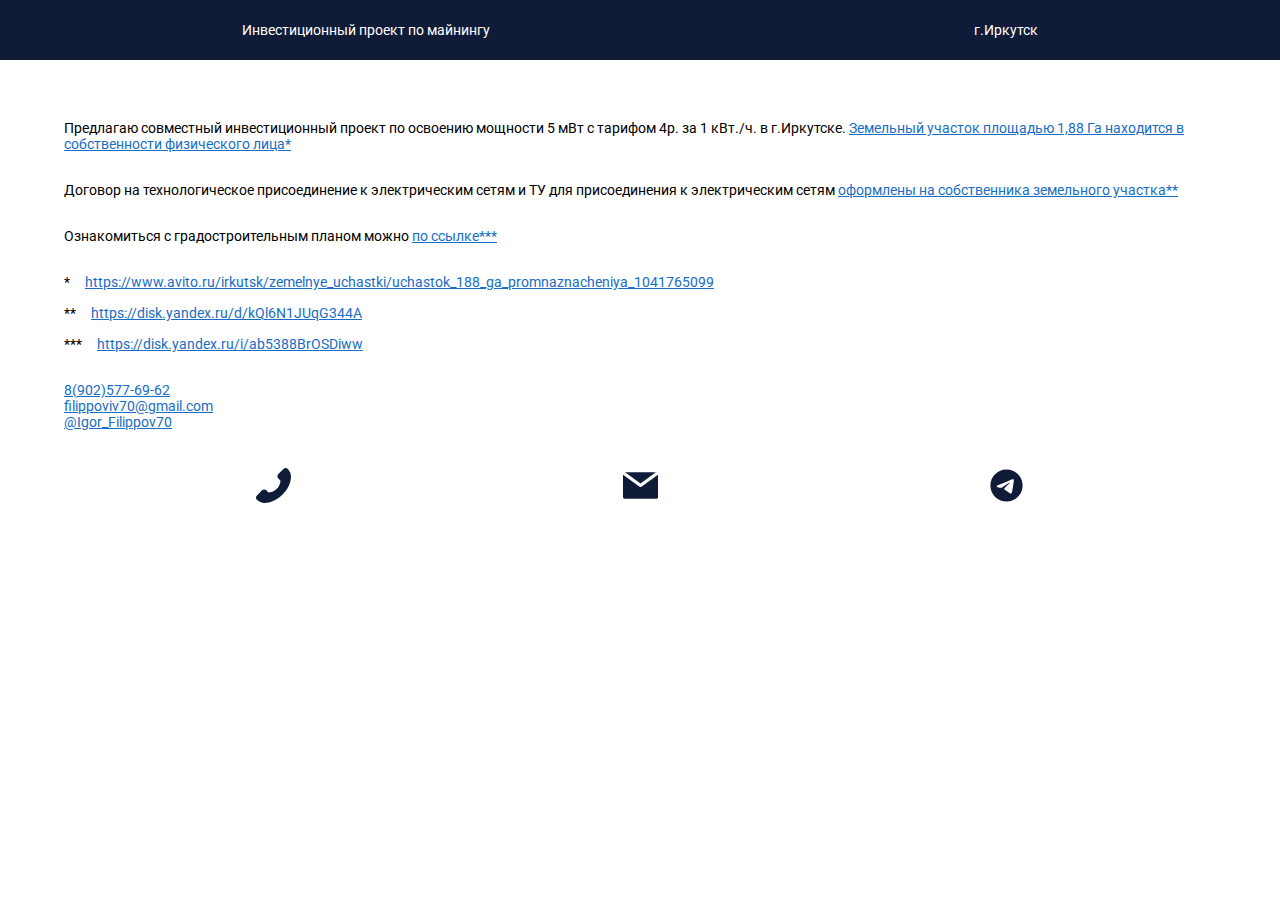
<file: sites/invproj/index.html>
<!DOCTYPE html>
<html lang="ru">
<head>
    <meta charset="UTF-8">
    <meta http-equiv="X-UA-Compatible" content="IE=edge">
    <meta name="viewport" content="width=device-width, initial-scale=1.0">
    <title>Инвестиционный проект</title>
</head>
<body>
    <style>
        @import url('https://fonts.googleapis.com/css2?family=Roboto:wght@400;500;700&display=swap');
        *{
            font-family: 'Roboto', sans-serif;
            word-wrap: break-word;
            font-size: 14px;
            margin: 0;
            padding: 0;
        }

        a{
            color: #186DC6;
        }

        body {
            display: flex;
            flex-direction: column;
            justify-content: space-between;
        }

        header{
            top: 0;
            left: 0;
            max-width: 100%;
            height: 60px;
            background: #0F1B37;
            display: flex;
            justify-content: space-around;
            align-items: center;
            color: white;
        }

        header span {
            margin: 0 5px;
        }

        main{
            margin: 0 auto;
            margin-top: 60px;
            top: 120px;
            width: 90%;
            display: flex;
            flex-direction: column;
        }

        main p {
            margin-bottom: 30px;
        }

        main .underlink a{
            margin-left: 15px;
        }

        main .underlink{
            margin-bottom: 15px;
        }

        main .contacts{
            margin-top: 15px;
        }

        footer {
            margin: 0 auto;
            margin-bottom: 10px;
            width: 60%;
            height: 50px;
            display: flex;
            justify-content: space-between;
            align-items: center;
        }

        footer a{
            width: 35px;
            height: 35px;
        }
    </style>
    
    <header>
        <span>Инвестиционный проект по майнингу</span>
        <span>г.Иркутск</span>
    </header>
    <main>
        <p>Предлагаю совместный инвестиционный проект по освоению мощности 5 мВт с тарифом 4р. за 1 кВт./ч. в г.Иркутске. <a href="https://www.avito.ru/irkutsk/zemelnye_uchastki/uchastok_188_ga_promnaznacheniya_1041765099"> Земельный участок площадью 1,88 Га находится в собственности физического лица*</a></p>
        <p>Договор на технологическое присоединение к электрическим сетям и ТУ для присоединения к электрическим сетям <a href="https://disk.yandex.ru/d/kQl6N1JUqG344A"> оформлены на собственника земельного участка**</a></p>
        <p>Ознакомиться с градостроительным планом можно <a href="https://disk.yandex.ru/i/ab5388BrOSDiww"> по ссылке***</a></p>
        <p class="underlink">
            *<a href="https://www.avito.ru/irkutsk/zemelnye_uchastki/uchastok_188_ga_promnaznacheniya_1041765099">https://www.avito.ru/irkutsk/zemelnye_uchastki/uchastok_188_ga_promnaznacheniya_1041765099</a>
        </p>
        <p class="underlink">
            **<a href="https://disk.yandex.ru/d/kQl6N1JUqG344A">https://disk.yandex.ru/d/kQl6N1JUqG344A </a>
        </p>
        <p class="underlink">
            ***<a href="https://disk.yandex.ru/i/ab5388BrOSDiww">https://disk.yandex.ru/i/ab5388BrOSDiww </a>
        </p>
        <p class="contacts">
            <a href="tel:+79025776962">8(902)577-69-62</a> <br>
            <a href="mailto:filippoviv70@gmail.com">filippoviv70@gmail.com </a><br>
            <a href="https://t.me/Igor_Filippov70">@Igor_Filippov70</a><br>            
        </p>
    </main>
    <footer>
        <a href="tel:+79025776962"><img src="tel.svg" alt=""></a>
        <a href="mailto:filippoviv70@gmail.com"><img src="mail.svg" alt=""></a>
        <a href="https://t.me/Igor_Filippov70"><img src="telegram.svg" alt=""></a>
    </footer>
</body>
</html>
</file>
<file: scheduler/css/style.min.css>
/*!
 * Bootstrap Reboot v4.4.1 (https://getbootstrap.com/)
 * Copyright 2011-2019 The Bootstrap Authors
 * Copyright 2011-2019 Twitter, Inc.
 * Licensed under MIT (https://github.com/twbs/bootstrap/blob/master/LICENSE)
 * Forked from Normalize.css, licensed MIT (https://github.com/necolas/normalize.css/blob/master/LICENSE.md)
 */*,::after,::before{box-sizing:border-box}html{font-family:sans-serif;line-height:1.15;-webkit-text-size-adjust:100%;-webkit-tap-highlight-color:transparent}article,aside,figcaption,figure,footer,header,hgroup,main,nav,section{display:block}body{margin:0;font-family:-apple-system,BlinkMacSystemFont,"Segoe UI",Roboto,"Helvetica Neue",Arial,"Noto Sans",sans-serif,"Apple Color Emoji","Segoe UI Emoji","Segoe UI Symbol","Noto Color Emoji";font-size:1rem;font-weight:400;line-height:1.5;color:#212529;text-align:left;background-color:#fff}[tabindex="-1"]:focus:not(:focus-visible){outline:0!important}hr{box-sizing:content-box;height:0;overflow:visible}h1,h2,h3,h4,h5,h6{margin-top:0;margin-bottom:.5rem}p{margin-top:0;margin-bottom:1rem}abbr[data-original-title],abbr[title]{text-decoration:underline;-webkit-text-decoration:underline dotted;text-decoration:underline dotted;cursor:help;border-bottom:0;-webkit-text-decoration-skip-ink:none;text-decoration-skip-ink:none}address{margin-bottom:1rem;font-style:normal;line-height:inherit}dl,ol,ul{margin-top:0;margin-bottom:1rem}ol ol,ol ul,ul ol,ul ul{margin-bottom:0}dt{font-weight:700}dd{margin-bottom:.5rem;margin-left:0}blockquote{margin:0 0 1rem}b,strong{font-weight:bolder}small{font-size:80%}sub,sup{position:relative;font-size:75%;line-height:0;vertical-align:baseline}sub{bottom:-.25em}sup{top:-.5em}a{color:#007bff;text-decoration:none;background-color:transparent}a:hover{color:#0056b3;text-decoration:underline}a:not([href]){color:inherit;text-decoration:none}a:not([href]):hover{color:inherit;text-decoration:none}code,kbd,pre,samp{font-family:SFMono-Regular,Menlo,Monaco,Consolas,"Liberation Mono","Courier New",monospace;font-size:1em}pre{margin-top:0;margin-bottom:1rem;overflow:auto}figure{margin:0 0 1rem}img{vertical-align:middle;border-style:none}svg{overflow:hidden;vertical-align:middle}table{border-collapse:collapse}caption{padding-top:.75rem;padding-bottom:.75rem;color:#6c757d;text-align:left;caption-side:bottom}th{text-align:inherit}label{display:inline-block;margin-bottom:.5rem}button{border-radius:0}button:focus{outline:1px dotted;outline:5px auto -webkit-focus-ring-color}button,input,optgroup,select,textarea{margin:0;font-family:inherit;font-size:inherit;line-height:inherit}button,input{overflow:visible}button,select{text-transform:none}select{word-wrap:normal}[type=button],[type=reset],[type=submit],button{-webkit-appearance:button}[type=button]:not(:disabled),[type=reset]:not(:disabled),[type=submit]:not(:disabled),button:not(:disabled){cursor:pointer}[type=button]::-moz-focus-inner,[type=reset]::-moz-focus-inner,[type=submit]::-moz-focus-inner,button::-moz-focus-inner{padding:0;border-style:none}input[type=checkbox],input[type=radio]{box-sizing:border-box;padding:0}input[type=date],input[type=datetime-local],input[type=month],input[type=time]{-webkit-appearance:listbox}textarea{overflow:auto;resize:vertical}fieldset{min-width:0;padding:0;margin:0;border:0}legend{display:block;width:100%;max-width:100%;padding:0;margin-bottom:.5rem;font-size:1.5rem;line-height:inherit;color:inherit;white-space:normal}progress{vertical-align:baseline}[type=number]::-webkit-inner-spin-button,[type=number]::-webkit-outer-spin-button{height:auto}[type=search]{outline-offset:-2px;-webkit-appearance:none}[type=search]::-webkit-search-decoration{-webkit-appearance:none}::-webkit-file-upload-button{font:inherit;-webkit-appearance:button}output{display:inline-block}summary{display:list-item;cursor:pointer}template{display:none}[hidden]{display:none!important}@font-face{font-family:Roboto;font-display:swap;src:local("light"),url(../fonts/light.ttf) format("ttf");font-weight:300;font-style:normal}@font-face{font-family:Roboto;font-display:swap;src:local("medium"),url(../fonts/medium.ttf) format("ttf");font-weight:500;font-style:normal}*{font-family:Roboto,sans-serif}body{background:#353535}.header{margin-top:60px;display:flex;justify-content:center;align-items:center}.header__text__title{font-size:35px;color:#bbb;text-align:center;margin-bottom:-8px}.header__text__subtitle{text-align:center}.header__text__subtitle a{font-size:30px;color:#8251c1}.header__update{margin-left:30px;transition:.5s all}.header__update:hover{transform:rotate(30deg);cursor:pointer}.wrapper{margin-top:20px;display:flex;flex-direction:row;flex-wrap:wrap;justify-content:space-evenly}.item{margin-top:50px;overflow:hidden;position:relative;padding:70px 45px 130px 45px;background:#393939;border-radius:23px;box-shadow:0 4px 10px rgba(0,0,0,.25);width:calc(30% - 67px);min-height:817px;transition:.5s all}.item:hover{box-shadow:0 4px 20px rgba(0,0,0,.4)}.item__title{text-align:center;font-size:35px;color:#bbb}.item__list{margin:0;padding:0;margin-top:50px;list-style-type:none}.item__list__task{font-size:30px;color:#e5e5e5;margin-bottom:15px;display:flex;flex-direction:row;align-items:center;transition:1s all}.item__list__task__flag{width:20px;height:20px;border:2px solid #8251c1;border-radius:100%;margin-right:15px;cursor:pointer;transition:.3s all}.item__list__task__flag_active{background:rgba(130,81,193,.5)}.item__list__task__text{width:85%;position:relative;transition:.5s all}.item__list__task__text:before{transition:.5s all;content:'';width:0;height:2px;background:#fff;position:absolute;top:50%;right:50%;transform:translate(50%,50%);opacity:0}.item__list__task__text_active{text-decoration:line-through}.item__list__task__close{transition:.5s all;transform:scale(0,0)}.item__list__task__close_active{transition:.5s all;position:absolute;right:80px;background-image:url(../icons/del.svg);width:21.21px;height:21.21px;cursor:pointer;transform:scale(1,1)}.item__blank{display:none;margin-top:50px;font-size:35px;color:#bbb;opacity:.3;text-align:center;transition:1s all}.item__blank_active{display:block}.item__form{display:flex;width:80%;position:absolute;bottom:20px;align-items:center;justify-content:center;transform:translate(0,150%);transition:.5s all}.item__form__input{width:80%;height:70px;background:rgba(229,229,229,.1);border:2px solid #fff;box-shadow:0 4px 10px rgba(0,0,0,.25);border-radius:12px;box-sizing:border-box;color:#fff;font-weight:300;font-size:20px;padding:0 10px;transition:.5s all}.item__form__input_active{outline:0}.item__form__input:hover{box-shadow:0 0 10px rgba(255,255,255,.1)}.item__form__btn{margin-left:10px;border:none;background:0 0;width:45px;height:45px;background:url(../icons/send.svg) no-repeat;padding:0;transition:.5s all}.item__form__btn:hover{background-position:-3px 3px}.item__form__btn:active{background-position:5px -5px}.item__form_active{transition:.35 all;display:flex;transform:translate(0,0)}.item__btns{position:absolute;bottom:50px;left:50%;transform:translateX(-50%);transition:.5s all}.item__btns__update{margin-right:30px;transition:.5s all}.item__btns__update:hover{transform:rotate(10deg);cursor:pointer}.item__btns__add{transition:.5s all}.item__btns__add:hover{transform:scale(1.1,1.1)}.item__btns_active{bottom:90px}.item__btns_active .item__btns__add{transform:rotate(45deg)}.item__btns_active .item__btns__add:hover{transform:rotate(45deg) scale(1.1,1.1)}.info{margin-top:50px;height:817px;width:calc((30% - 67px) * 2 + 50px + 50px)}.info__title{margin-top:230px;text-align:center;font-size:50px;color:#e5e5e5}.info__calendar{margin-top:20px;display:flex;flex-direction:row;justify-content:center;list-style-type:none}.info__calendar li{margin-right:5px}.info__calendar li a{font-size:25px;color:#8251c1}.info__calendar li:after{content:'|';color:#fff;font-size:25px;margin-left:5px}.info__calendar li:nth-child(7){margin-right:0}.info__calendar li:nth-child(7):after{display:none}.info__link{text-align:center}.info a{font-size:30px;color:#8251c1}.nav{display:none;position:fixed;right:20px;top:50%;transform:translateY(-50%)}.nav ul{text-align:right;list-style-type:none}.nav ul .nav__item{position:relative;margin-bottom:10px}.nav ul .nav__item::after{content:'';height:2px;width:90%;background:#fff;position:absolute;bottom:-5px;left:50%;transform:translateX(-50%)}.nav ul .nav__item a{color:#8251c1}.nav ul .nav__item_active a{color:#fff}.nav ul .nav__item:nth-child(7)::after{display:none}.footer{position:relative;margin-top:50px;width:100%;height:100px;background:#252525}.footer__descr{color:#fff;position:absolute;left:20px;top:50%;transform:translateY(-50%)}.footer__descr a{color:#8251c1}.footer__name{color:#fff;position:absolute;right:20px;bottom:10px}@media (max-width:1450px){.item{width:calc(35% - 67px)}.info{width:calc((35% - 67px) * 2 + 50px)}}@media (max-width:1100px){.item{width:calc(45% - 67px);min-height:750px}.item__title{font-size:30px}.item__list__task{font-size:25px}.info{height:750px;width:calc((35% - 67px) * 2 + 50px)}.nav{display:block}}@media (max-width:991px){.item{width:calc(50% - 67px)}.item__btns__add{width:70px}.item__btns__update{width:58px}.info{margin-top:0;width:calc((35% - 67px) * 2 + 50px);height:500px}}@media (max-width:767px){.header__text__title{font-size:30px}.header__text__subtitle a{font-size:25px}.header__update{width:38px}.item{width:calc(75% - 67px);min-height:700px}.item__title{font-size:25px}.item__list__task{font-size:20px}.info__title{margin-top:150px;font-size:40px}.info__calendar li a{font-size:20px}.info__calendar li::after{font-size:20px}.info a{font-size:25px}.footer__descr{font-size:14px}.footer__name{font-size:12px}}@media (max-width:500px){.item{width:calc(90% - 67px);min-height:650px}.info{height:400px}.info__title{margin-top:100px;font-size:30px}.info__calendar li a{font-size:15px}.info__calendar li::after{font-size:15px}.info a{font-size:20px}}@media (max-width:450px){.item{width:calc(100% - 67px)}.item__blank{font-size:30px}.item__list__task__close_active{right:50px}}@media (max-width:400px){.item{width:90%}.item__blank{font-size:25px}.item__btns__update{margin-right:5px}.item__list__task{font-size:18px}.item__list__task__close_active{right:30px}}@media (max-width:300px){.item{width:90%}.item__blank{font-size:25px}.item__btns{display:flex}.item__btns__update{margin-right:0}.item__list__task{font-size:18px}.item__form__btn{margin-left:5px}}
</file>
<file: sputnik/css/style.min.css>
/*!
 * Bootstrap Reboot v4.4.1 (https://getbootstrap.com/)
 * Copyright 2011-2019 The Bootstrap Authors
 * Copyright 2011-2019 Twitter, Inc.
 * Licensed under MIT (https://github.com/twbs/bootstrap/blob/master/LICENSE)
 * Forked from Normalize.css, licensed MIT (https://github.com/necolas/normalize.css/blob/master/LICENSE.md)
 */*,::after,::before{box-sizing:border-box}html{font-family:sans-serif;line-height:1.15;-webkit-text-size-adjust:100%;-webkit-tap-highlight-color:transparent}article,aside,figcaption,figure,footer,header,hgroup,main,nav,section{display:block}body{margin:0;font-family:-apple-system,BlinkMacSystemFont,"Segoe UI",Roboto,"Helvetica Neue",Arial,"Noto Sans",sans-serif,"Apple Color Emoji","Segoe UI Emoji","Segoe UI Symbol","Noto Color Emoji";font-size:1rem;font-weight:400;line-height:1.5;color:#212529;text-align:left;background-color:#fff}[tabindex="-1"]:focus:not(:focus-visible){outline:0!important}hr{box-sizing:content-box;height:0;overflow:visible}h1,h2,h3,h4,h5,h6{margin-top:0;margin-bottom:.5rem}p{margin-top:0;margin-bottom:1rem}abbr[data-original-title],abbr[title]{text-decoration:underline;-webkit-text-decoration:underline dotted;text-decoration:underline dotted;cursor:help;border-bottom:0;-webkit-text-decoration-skip-ink:none;text-decoration-skip-ink:none}address{margin-bottom:1rem;font-style:normal;line-height:inherit}dl,ol,ul{margin-top:0;margin-bottom:1rem}ol ol,ol ul,ul ol,ul ul{margin-bottom:0}dt{font-weight:700}dd{margin-bottom:.5rem;margin-left:0}blockquote{margin:0 0 1rem}b,strong{font-weight:bolder}small{font-size:80%}sub,sup{position:relative;font-size:75%;line-height:0;vertical-align:baseline}sub{bottom:-.25em}sup{top:-.5em}a{color:#007bff;text-decoration:none;background-color:transparent}a:hover{color:#0056b3;text-decoration:underline}a:not([href]){color:inherit;text-decoration:none}a:not([href]):hover{color:inherit;text-decoration:none}code,kbd,pre,samp{font-family:SFMono-Regular,Menlo,Monaco,Consolas,"Liberation Mono","Courier New",monospace;font-size:1em}pre{margin-top:0;margin-bottom:1rem;overflow:auto}figure{margin:0 0 1rem}img{vertical-align:middle;border-style:none}svg{overflow:hidden;vertical-align:middle}table{border-collapse:collapse}caption{padding-top:.75rem;padding-bottom:.75rem;color:#6c757d;text-align:left;caption-side:bottom}th{text-align:inherit}label{display:inline-block;margin-bottom:.5rem}button{border-radius:0}button:focus{outline:1px dotted;outline:5px auto -webkit-focus-ring-color}button,input,optgroup,select,textarea{margin:0;font-family:inherit;font-size:inherit;line-height:inherit}button,input{overflow:visible}button,select{text-transform:none}select{word-wrap:normal}[type=button],[type=reset],[type=submit],button{-webkit-appearance:button}[type=button]:not(:disabled),[type=reset]:not(:disabled),[type=submit]:not(:disabled),button:not(:disabled){cursor:pointer}[type=button]::-moz-focus-inner,[type=reset]::-moz-focus-inner,[type=submit]::-moz-focus-inner,button::-moz-focus-inner{padding:0;border-style:none}input[type=checkbox],input[type=radio]{box-sizing:border-box;padding:0}input[type=date],input[type=datetime-local],input[type=month],input[type=time]{-webkit-appearance:listbox}textarea{overflow:auto;resize:vertical}fieldset{min-width:0;padding:0;margin:0;border:0}legend{display:block;width:100%;max-width:100%;padding:0;margin-bottom:.5rem;font-size:1.5rem;line-height:inherit;color:inherit;white-space:normal}progress{vertical-align:baseline}[type=number]::-webkit-inner-spin-button,[type=number]::-webkit-outer-spin-button{height:auto}[type=search]{outline-offset:-2px;-webkit-appearance:none}[type=search]::-webkit-search-decoration{-webkit-appearance:none}::-webkit-file-upload-button{font:inherit;-webkit-appearance:button}output{display:inline-block}summary{display:list-item;cursor:pointer}template{display:none}[hidden]{display:none!important}@font-face{font-family:Roboto;font-display:swap;src:local("light"),url(../fonts/light.ttf) format("ttf");font-weight:300;font-style:normal}@font-face{font-family:Roboto;font-display:swap;src:local("medium"),url(../fonts/medium.ttf) format("ttf");font-weight:500;font-style:normal}*{font-family:Roboto,sans-serif}::-moz-selection{background:#04a2c54d}::selection{background:#04a2c54d}body{background:#fff7f4}.header{position:relative;width:100%;min-height:437px;background:url("../img/promo 1.jpg") center center/cover no-repeat;color:#fff;font-weight:700;text-align:center;display:flex;flex-direction:column;align-items:center;justify-content:center}.header__title{font-size:48px}.header__subtitle{font-size:30px}.footer{position:relative;width:100%;min-height:313px;background:url("../img/footer 1.jpg") center center/cover no-repeat;margin-top:-100px}.footer__text{color:#fff;font-weight:700;font-size:18px;position:absolute;left:20px;bottom:20px}.container{position:relative;z-index:1;background:#fff;border:1px solid #ffe9e0;border-radius:30px;left:50%;transform:translateX(-50%);margin-top:-100px;width:75%;min-height:1000px;padding:60px 200px}.title{font-size:30px;text-align:center;font-weight:500;margin-bottom:50px}.text{font-size:15px;text-align:justify;margin-bottom:60px}.text span{color:#f1b69e}.scope__menu{display:flex;justify-content:space-between;flex-wrap:wrap}.scope__menu__item{width:calc((100%/3) - 80px);padding:10px;margin-bottom:60px;background:rgba(241,182,158,.225);border-radius:4%;border:1px solid rgba(241,182,158,.1);box-shadow:10px 10px 50px rgba(241,182,158,.225);transition:all .5s;cursor:pointer;overflow:hidden}.scope__menu__item:hover{box-shadow:10px 10px 30px rgba(241,182,158,.225);border:1px solid rgba(241,182,158,.2);background:rgba(241,182,158,.25)}.scope__menu__item:active{border:1px solid rgba(241,182,158,.5);background:rgba(241,182,158,.3)}.scope__menu__item__header{position:relative;display:flex;flex-direction:row;align-items:center;justify-content:space-between;margin-bottom:30px}.scope__menu__item__header__btn__stick_2{transform:rotate(90deg)}.scope__menu__item__header__title{font-size:20px;font-weight:500;text-align:center}.scope__menu__item__header__btn{position:relative;display:flex;justify-content:center;align-items:center;padding:2px;width:20px;height:20px;border:2px solid #f1b69e}.scope__menu__item__header__btn__stick{position:absolute;width:12px;height:2px;background:#f1b69e}.scope__menu__item__header::after{content:'';position:absolute;top:40px;left:0;height:2px;width:100%;background:#f1b69e}.scope__menu__item__body{display:flex}.scope__menu__item__body__text{margin-left:10px}.scope__menu__item__body__text__block{margin-bottom:15px}.scope__menu__item__body__text__list{margin-left:15px}.rating__list{position:relative;margin:0 auto;width:600px;height:500px;background:rgba(241,182,158,.225);text-align:center;padding:10px;margin-bottom:50px}.rating__list__img{width:100%}.rating__list__subtitle{position:absolute;bottom:10px;font-size:14px}.rating__list__subtitle a{color:#04a2c5}.rating__world{text-align:center;display:flex;flex-direction:row;align-items:center;justify-content:space-evenly;margin-bottom:60px}.rating__world__text{font-size:18px;margin-right:30px}.rating__world__text span{font-weight:500}.rating__world__img{width:681px}.leaders__title{font-size:20px;font-weight:500;margin-bottom:20px}.leaders__title_b{font-weight:700}.leaders__item{position:relative;display:flex;flex-direction:row;justify-content:space-between;align-items:center;flex-wrap:wrap;margin-bottom:50px}.leaders__item__graph{display:flex;flex-direction:column;align-items:center;margin-right:20px}.leaders__item__graph__img{border-radius:4%;border:1px solid rgba(241,182,158,.2);box-shadow:10px 10px 20px rgba(241,182,158,.225)}.leaders__item__scopes{height:100%;display:flex;flex-direction:column;align-items:center;margin-right:20px}.leaders__item__scopes__list{font-size:18px;margin:0;padding:0;margin-bottom:20px}.leaders__item__scopes__list a{font-weight:500;color:#04a2c5}.leaders__item__scopes__text{width:400px;text-align:center}.leaders__item__btn{width:150px;height:50px;display:flex;justify-content:center;align-items:center;border:3px solid #04a2c5;padding:15px;transition:all .5s}.leaders__item__btn a{white-space:nowrap;color:#04a2c5;font-weight:500;font-size:20px}.leaders__item__btn:hover{background:#04a2c521}.leaders__item__btn:active{background:#04a2c53b}.end__main{display:flex;flex-direction:row}.end__text{margin-right:50px}.end__text a{font-weight:500;color:#04a2c5}.end__text span{font-weight:500}.end__profil__photo{text-align:center;white-space:nowrap;margin-bottom:30px}.end__profil__photo__img{margin-bottom:5px;border-radius:4%;border:1px solid #f1b69e;width:200px}.end__profil__btns{display:flex;justify-content:space-around}.main-nav{position:fixed;left:180px;top:280px;z-index:2;background:#fff;border:1px solid rgba(241,182,158,.5);box-shadow:10px 10px 30px rgba(241,182,158,.225);border-radius:5%;padding:20px;transition:all .2s}.main-nav__list{margin:0;padding:0;list-style-type:none;display:flex;flex-direction:column;justify-content:space-between;align-items:start;height:100%}.main-nav__list li{position:relative;margin-bottom:10px}.main-nav__list li:after{content:'';position:absolute;top:25px;left:0;width:10px;height:2px;background:#f1b69e}.main-nav__list li:hover:after{transition:all .8s;width:100%}.main-nav__list li:active{transition:all 1s;opacity:.8}.main-nav__list li:active:after{opacity:.8}.main-nav__list li:nth-child(1):after{width:100%}.main-nav__list li a{font-size:19px;color:#000;text-decoration:none}.main-nav_passiv{cursor:pointer;padding:20px 10px}.main-nav_passiv:hover{transition:.7s all;border:1px solid #f1b69e;box-shadow:10px 10px 20px rgba(241,182,158,.225)}.main-nav_passiv .main-nav__list{display:none}.main-nav_passiv .main-nav__gamburger__stick{position:relative;height:2px;width:25px;background:#f1b69e}.main-nav_passiv .main-nav__gamburger__stick:before{content:'';position:absolute;height:2px;width:25px;background:#f1b69e;top:8px}.main-nav_passiv .main-nav__gamburger__stick:after{content:'';position:absolute;height:2px;width:25px;background:#f1b69e;bottom:8px}.main-nav_active .main-nav__close{position:absolute;top:-20px;left:-20px;height:40px;width:40px;background:#fff;border:1px solid rgba(241,182,158,.5);box-shadow:10px 10px 30px rgba(241,182,158,.225);border-radius:20%;display:flex;justify-content:center;align-items:center}.main-nav_active .main-nav__close__stick{position:relative;width:25px;height:2px;background:#f1b69e;transform:rotate(45deg)}.main-nav_active .main-nav__close__stick:before{content:'';position:absolute;width:25px;height:2px;background:#f1b69e;transform:rotate(-90deg)}@media (max-width:1800px){.scope__menu__item{width:calc((100%/2) - 80px)}.rating__world__img{width:600px}}@media (max-width:1600px){.rating__world{flex-direction:column-reverse}.rating__world__img{margin-bottom:30px}.rating__world__text{margin-right:0}}@media (max-width:1740px){.leaders__item{margin-bottom:80px}.leaders__item__graph{margin-bottom:30px}.leaders__item__scopes{margin-bottom:30px}.leaders__item__btn{margin:0 auto}}@media (max-width:1530px){.container{padding:60px 100px}.main-nav{top:250px;left:100px}}@media (max-width:1300px){.leaders{display:flex;flex-direction:column;align-items:center}.leaders__item{flex-direction:column;align-items:center}.leaders__item__graph{position:relative;margin-bottom:70px;margin-right:0}.leaders__item__graph:before{content:'';position:absolute;bottom:-40px;height:1px;width:100%;background:#f1b69e}.leaders__item__scopes{position:relative;margin-bottom:70px;margin-right:0}.leaders__item__btn{margin-bottom:60px;position:relative}.leaders__item__btn:before{content:'';position:absolute;bottom:-40px;height:2px;width:150%;background:#f1b69e}}@media (max-width:1200px){.rating__list{left:50%;transform:translateX(-50%)}.end__main{flex-direction:column}.end__profil{margin-top:40px}.end__profil__btns{justify-content:center}.end__profil__btns a{margin-right:30px}.end__profil__btns a:nth-child(3){margin-right:0}.end__text{margin-right:0}}@media (max-width:1100px){.container{width:85%;padding:60px 100px}.header__title{font-size:40px}.header__subtitle{font-size:25px}.main-nav{left:80px}}@media (max-width:1000px){.main-nav{left:60px}}@media (max-width:900px){.scope__menu{flex-direction:column;align-items:center}.scope__menu__item{width:80%}.container{padding:60px 60px}.rating__list{margin:0;margin-bottom:50px;width:500px;height:420px}.rating__world__img{width:500px}}@media (max-width:800px){.header{padding:0 20px}.header__title{font-size:35px}.header__subtitle{font-size:20px}.main-nav{left:30px}}@media (max-width:700px){.rating__list{width:400px;height:350px}.rating__world__img{width:500px;width:400px}}@media (max-width:600px){.main-nav{left:40px}.main-nav{display:none}.main-nav_passiv{display:block}.main-nav_active{display:block}}@media (max-width:550px){.container{padding:60px 40px}.rating__list{width:350px;height:320px}.rating__world__img{width:350px}}@media (max-width:450px){.rating__list{width:300px;height:300px}.rating__world__img{width:300px}.leaders__item__graph__img{width:80%}.leaders__item__scopes__text{width:300px}.scope__menu__item{width:90%}.end__text{text-align:justify}}@media (max-width:400px){.scope__menu__item{width:100%}.rating__list{width:250px;height:260px}.rating__world__img{width:250px}.leaders__item__graph__img{width:70%}.leaders__item__scopes__text{width:250px}}@media (max-width:350px){.leaders__item__scopes__list{width:80%}}@media (max-width:300px){.container{padding:60px 20px}.rating__list{width:200px;height:150px}.rating__list__subtitle{display:none}.rating__world__img{width:200px}.leaders__item__graph__img{width:70%}.leaders__item__scopes__text{width:250px}}
</file>
<file: sites/Everypay/css/simpleSlider.min.css>
@charset "UTF-8";
/*!
 * SimpleSlider v1.9.0
 * Simple responsive slider created in pure javascript.
 * https://github.com/michu2k/SimpleSlider
 * 
 * Copyright 2017-2019 Michał Strumpf
 * Published under MIT License
 */
.simple-slider{overflow:hidden;position:relative}.simple-slider .slider-wrapper{height:100%;position:relative;-webkit-transform:translate3d(0,0,0);transform:translate3d(0,0,0);-webkit-transition-timing-function:cubic-bezier(.7,0,.3,1);transition-timing-function:cubic-bezier(.7,0,.3,1)}.simple-slider .slider-slide{background-size:cover;background-position:center top;height:100%;float:left}.simple-slider .slider-pagination{text-align:center;width:100%;bottom:0;position:absolute}.simple-slider .slider-pagination .pagination-bullet{display:inline-block;cursor:pointer;width:16px;height:5px;margin:4px;background-color:rgba(0, 0, 0, 0.05);-webkit-transition:all .3s ease;transition:all .3s ease}.simple-slider .slider-pagination .pagination-bullet.is-active{background-color:#999}.simple-slider .slider-btn{width:30px;height:50px;top:50%;cursor:pointer;background-repeat:no-repeat;position:absolute;-webkit-transform:translate(0,-50%);transform:translate(0,-50%)}.simple-slider .slider-btn.slider-btn-prev{left:20px;background-image:url(../img/prev.svg);background-position:left}.simple-slider .slider-btn.slider-btn-next{right:20px;background-image:url(../img/next.svg);background-position:right}
</file>
<file: sites/Everypay/css/style.min.css>
/*!
 * Bootstrap Reboot v4.4.1 (https://getbootstrap.com/)
 * Copyright 2011-2019 The Bootstrap Authors
 * Copyright 2011-2019 Twitter, Inc.
 * Licensed under MIT (https://github.com/twbs/bootstrap/blob/master/LICENSE)
 * Forked from Normalize.css, licensed MIT (https://github.com/necolas/normalize.css/blob/master/LICENSE.md)
 */*,::after,::before{box-sizing:border-box}html{font-family:sans-serif;line-height:1.15;-webkit-text-size-adjust:100%;-webkit-tap-highlight-color:transparent}article,aside,figcaption,figure,footer,header,hgroup,main,nav,section{display:block}body{margin:0;font-family:-apple-system,BlinkMacSystemFont,"Segoe UI",Roboto,"Helvetica Neue",Arial,"Noto Sans",sans-serif,"Apple Color Emoji","Segoe UI Emoji","Segoe UI Symbol","Noto Color Emoji";font-size:1rem;font-weight:400;line-height:1.5;color:#212529;text-align:left;background-color:#fff}[tabindex="-1"]:focus:not(:focus-visible){outline:0!important}hr{box-sizing:content-box;height:0;overflow:visible}h1,h2,h3,h4,h5,h6{margin-top:0;margin-bottom:.5rem}p{margin-top:0;margin-bottom:1rem}abbr[data-original-title],abbr[title]{text-decoration:underline;-webkit-text-decoration:underline dotted;text-decoration:underline dotted;cursor:help;border-bottom:0;-webkit-text-decoration-skip-ink:none;text-decoration-skip-ink:none}address{margin-bottom:1rem;font-style:normal;line-height:inherit}dl,ol,ul{margin-top:0;margin-bottom:1rem}ol ol,ol ul,ul ol,ul ul{margin-bottom:0}dt{font-weight:700}dd{margin-bottom:.5rem;margin-left:0}blockquote{margin:0 0 1rem}b,strong{font-weight:bolder}small{font-size:80%}sub,sup{position:relative;font-size:75%;line-height:0;vertical-align:baseline}sub{bottom:-.25em}sup{top:-.5em}a{color:#007bff;text-decoration:none;background-color:transparent}a:hover{color:#0056b3;text-decoration:underline}a:not([href]){color:inherit;text-decoration:none}a:not([href]):hover{color:inherit;text-decoration:none}code,kbd,pre,samp{font-family:SFMono-Regular,Menlo,Monaco,Consolas,"Liberation Mono","Courier New",monospace;font-size:1em}pre{margin-top:0;margin-bottom:1rem;overflow:auto}figure{margin:0 0 1rem}img{vertical-align:middle;border-style:none}svg{overflow:hidden;vertical-align:middle}table{border-collapse:collapse}caption{padding-top:.75rem;padding-bottom:.75rem;color:#6c757d;text-align:left;caption-side:bottom}th{text-align:inherit}label{display:inline-block;margin-bottom:.5rem}button{border-radius:0}button:focus{outline:1px dotted;outline:5px auto -webkit-focus-ring-color}button,input,optgroup,select,textarea{margin:0;font-family:inherit;font-size:inherit;line-height:inherit}button,input{overflow:visible}button,select{text-transform:none}select{word-wrap:normal}[type=button],[type=reset],[type=submit],button{-webkit-appearance:button}[type=button]:not(:disabled),[type=reset]:not(:disabled),[type=submit]:not(:disabled),button:not(:disabled){cursor:pointer}[type=button]::-moz-focus-inner,[type=reset]::-moz-focus-inner,[type=submit]::-moz-focus-inner,button::-moz-focus-inner{padding:0;border-style:none}input[type=checkbox],input[type=radio]{box-sizing:border-box;padding:0}input[type=date],input[type=datetime-local],input[type=month],input[type=time]{-webkit-appearance:listbox}textarea{overflow:auto;resize:vertical}fieldset{min-width:0;padding:0;margin:0;border:0}legend{display:block;width:100%;max-width:100%;padding:0;margin-bottom:.5rem;font-size:1.5rem;line-height:inherit;color:inherit;white-space:normal}progress{vertical-align:baseline}[type=number]::-webkit-inner-spin-button,[type=number]::-webkit-outer-spin-button{height:auto}[type=search]{outline-offset:-2px;-webkit-appearance:none}[type=search]::-webkit-search-decoration{-webkit-appearance:none}::-webkit-file-upload-button{font:inherit;-webkit-appearance:button}output{display:inline-block}summary{display:list-item;cursor:pointer}template{display:none}[hidden]{display:none!important}@font-face{font-family:'Avenir Next Cyr';src:url(../fonts/AvenirNextCyr-Bold.eot);src:local("Avenir Next Cyr Bold"),local("AvenirNextCyr-Bold"),url(../fonts/AvenirNextCyr-Bold.eot?#iefix) format("embedded-opentype"),url(../fonts/AvenirNextCyr-Bold.woff2) format("woff2"),url(../fonts/AvenirNextCyr-Bold.woff) format("woff"),url(../fonts/AvenirNextCyr-Bold.ttf) format("truetype");font-weight:900;font-style:normal}@font-face{font-family:'Avenir Next Cyr';src:url(../fonts/AvenirNextCyr-Medium.eot);src:local("Avenir Next Cyr Medium"),local("AvenirNextCyr-Medium"),url(../fonts/AvenirNextCyr-Medium.eot?#iefix) format("embedded-opentype"),url(../fonts/AvenirNextCyr-Medium.woff2) format("woff2"),url(../fonts/AvenirNextCyr-Medium.woff) format("woff"),url(../fonts/AvenirNextCyr-Medium.ttf) format("truetype");font-weight:500;font-style:normal}@font-face{font-family:'Avenir Next Cyr';src:url(../fonts/AvenirNextCyr-Demi.eot);src:local("Avenir Next Cyr Demi"),local("AvenirNextCyr-Demi"),url(../fonts/AvenirNextCyr-Demi.eot?#iefix) format("embedded-opentype"),url(../fonts/AvenirNextCyr-Demi.woff2) format("woff2"),url(../fonts/AvenirNextCyr-Demi.woff) format("woff"),url(../fonts/AvenirNextCyr-Demi.ttf) format("truetype");font-weight:700;font-style:normal}@font-face{font-family:'Avenir Next Cyr';src:url(../fonts/AvenirNextCyr-Regular.eot);src:local("Avenir Next Cyr Regular"),local("AvenirNextCyr-Regular"),url(../fonts/AvenirNextCyr-Regular.eot?#iefix) format("embedded-opentype"),url(../fonts/AvenirNextCyr-Regular.woff2) format("woff2"),url(../fonts/AvenirNextCyr-Regular.woff) format("woff"),url(../fonts/AvenirNextCyr-Regular.ttf) format("truetype");font-weight:400;font-style:normal}*{font-family:'Avenir Next Cyr',sans-serif;transition:.3s}.form{position:relative;display:flex;flex-direction:row}.form__input{width:440px;height:48px;border:0;border-radius:44px;background:#f3f9ff;padding-left:22px;z-index:0}.form__input::-moz-placeholder{font-size:16px;line-height:24;color:#1792c7}.form__input:-ms-input-placeholder{font-size:16px;line-height:24;color:#1792c7}.form__input::placeholder{font-size:16px;line-height:24;color:#1792c7}.form__input:focus{font-size:16px;line-height:24px;color:#2d3238}.form__input ::-moz-placeholder{font-size:16px;line-height:24;color:#1792c7}.form__submit{position:absolute;right:0;width:161px;height:48px;border:0;border-radius:44px;display:flex;justify-content:center;align-items:center;color:#fff;font-size:16px;line-height:24px;font-weight:700;background:linear-gradient(180deg,#1792c7 0,#00b8f0 100%);z-index:1}.form__submit:hover{box-shadow:0 6px 18px rgba(53,152,254,.38185)}.form:after{content:'Проверьте e-mail!';font-size:16px;line-height:24px;color:#2d3238;position:absolute;top:50%;left:160px;transform:translate(0,-50%);opacity:0}.form::before{content:'';width:16px;height:12.3px;background:url(../icons/done-form.svg);position:absolute;z-index:2;top:50%;left:128px;transform:translate(0,-50%);opacity:0}.form_done .form__submit{display:none}.form_done .form__input::-moz-placeholder{opacity:0}.form_done .form__input:-ms-input-placeholder{opacity:0}.form_done .form__input::placeholder{opacity:0}.form_done:after{opacity:1}.form_done::before{opacity:1}.container{position:relative;width:1098px;margin:0 auto}.h2-title{color:#2d3238;font-size:40px;font-weight:900;line-height:46px}.header__burger__nav{display:none}.header{position:relative;top:35px;left:50%;transform:translate(-50%,0);margin-bottom:calc(92px + 33px)}.header .container{display:flex;flex-direction:row;align-items:center}.header__logo{position:relative;left:0;margin-right:75px}.header__nav{list-style-type:none;font-weight:400;width:565px;display:flex;flex-direction:row;justify-content:space-between;align-items:center;margin:0;padding:0;margin-right:55px}.header__nav__item{margin:0;padding:0}.header__nav__item a{text-decoration:none;color:#000}.header__nav__item:hover a{color:#1792c7}.header__language{display:flex;flex-direction:row}.header__language__btn{border:0;background:0;font-size:16px;padding:0}.header__language__btn_active{position:relative;color:#1792c7}.header__language__btn_active:before{content:'';position:absolute;bottom:0;width:100%;height:1px;background:linear-gradient(180deg,#1792c7 0,#00b8f0 100%)}.header__language__ru{margin-right:12px}.header__language__en{margin-right:44px}.header__btn{position:relative;right:0;width:175px;height:45px;background:0;border:1px solid #1792c7;border-radius:44px;color:#1792c7;font-weight:700;display:flex;justify-content:center;align-items:center}.header__btn:hover{box-shadow:0 6px 18px 0 rgba(53,152,254,.3819)}.main__slider{display:flex;justify-content:center}.main__slider__item{display:flex;flex-direction:row;align-items:center}.main__slider__item__request{display:flex;flex-direction:column;margin-right:201px}.main__slider__item__request__title{width:497px;margin-bottom:10px}.main__slider__item__request__subtitle{color:#2d3238;font-size:18px;line-height:28px;width:406px;margin-bottom:48px;font-weight:400}.main__slider__item_second .main__slider__item__request{margin-right:188px}.main__slider__item_third .main__slider__item__request{margin-right:43px}.main__slider__item_fourth .main__slider__item__request{margin-right:157px}.simple-slider{height:600px;margin-bottom:236px}.information{margin-bottom:151px}.information .container{display:flex;flex-direction:row;align-items:center}.information__img{margin-right:114px}.information__text{display:flex;flex-direction:column}.information__text__title{font-size:28px;line-height:36px;color:#2d3238;font-weight:700;margin-bottom:24px;width:534px}.information__text__subtitle{font-size:18px;line-height:28px;color:#2d3238;width:530px}.background{z-index:-5}.background__img__chekout_1{position:absolute;top:700px;right:282px}.background__img__chekout_2{position:absolute;top:3100px;right:54px}.background__img__chekout_3{position:absolute;transform:rotate(90deg);top:2500px;left:-600px}.background__img__grid_1{position:absolute;top:1128px;left:-450px}.how{margin-bottom:140px}.how__title{margin-bottom:90px}.how__wrapper{display:flex;flex-direction:row;align-items:center;justify-content:center}.how__wrapper__item{display:flex;flex-direction:column;align-items:center}.how__wrapper__item__img{margin-bottom:39px}.how__wrapper__item__text{font-size:18px;line-height:28px;color:#2d3238;text-align:center}.how__wrapper__item__text:nth-child(1){width:222px}.how__wrapper__item__text:nth-child(2){width:267px}.how__wrapper__item__text:nth-child(3){width:290px}.how__wrapper__item:nth-child(1),.how__wrapper__item:nth-child(2){margin-right:31px}.automation{position:relative;overflow:hidden;margin-bottom:140px}.automation__item{width:100%;background:#e8f4f7;padding:60px 90px;display:flex;flex-direction:row}.automation__item__title{margin-right:36px}.automation__item__request{z-index:1}.automation__item__request__descr{color:#2d3238;font-size:18px;line-height:28px;margin-bottom:60px}.automation__item__request__form .form__input{background:#fff;border:1px solid rgba(56,152,254,.4)}.automation__item__request__form .form__input::-moz-placeholder{color:#1792c7}.automation__item__request__form .form__input:-ms-input-placeholder{color:#1792c7}.automation__item__request__form .form__input::placeholder{color:#1792c7}.automation__item__bg{position:absolute;right:84px;top:20px;z-index:0}.banks{margin-bottom:160px}.banks__title{margin-bottom:90px}.banks__wrapper{display:flex;flex-direction:row;align-items:center}.banks__wrapper__banks{position:relative;border:1px solid rgba(56,152,254,.187528);padding-top:20px;padding-left:40px;width:534px;height:420px;margin-right:30px}.banks__wrapper__banks__title{font-size:18px;line-height:28px;color:rgba(56,152,254,.5);margin-bottom:20px}.banks__wrapper__banks__grid{display:flex;flex-direction:row;align-items:center;flex-wrap:wrap}.banks__wrapper__banks__grid__img:nth-child(1){height:110.05px;margin-right:33px}.banks__wrapper__banks__grid__img:nth-child(2){height:93.73px}.banks__wrapper__banks__grid__img:nth-child(3){height:100px;margin-bottom:25px}.banks__wrapper__banks:after{content:'';position:absolute;left:50%;bottom:130px;transform:translate(-50%,0);width:454px;height:1px;background:linear-gradient(180deg,#1792c7 0,#00b8f0 100%)}.banks__wrapper__banks__plus{display:flex;flex-direction:row;align-items:center;position:absolute;bottom:33px;left:73px}.banks__wrapper__banks__plus__img{margin-right:10px}.banks__wrapper__banks__plus__text{font-size:18px;line-height:28px;color:#000}.banks__wrapper__banks__plus::before{content:'';position:relative;left:-9px;width:24px;height:24px;background:url(../icons/plus.svg)}.banks__wrapper__integration{position:relative;border:1px solid rgba(56,152,254,.187528);padding-top:20px;padding-left:40px;width:534px;height:420px}.banks__wrapper__integration__title{font-size:18px;line-height:28px;color:rgba(56,152,254,.5);margin-bottom:36px}.banks__wrapper__integration__grid{display:flex;flex-direction:column}.banks__wrapper__integration__grid__item{display:flex;flex-direction:row;align-items:center}.banks__wrapper__integration__grid__item__img{margin-right:20px}.banks__wrapper__integration__grid__item__text{font-size:18px;line-height:28px;color:#000}.banks__wrapper__integration__grid__item:nth-child(1){margin-bottom:30px}.banks__wrapper__integration__grid__item:nth-child(2){margin-bottom:30px}.for{margin-bottom:190px}.for__title{margin-bottom:90px}.for__wrapper{display:flex;flex-direction:row;align-items:start;justify-content:start}.for__wrapper__item{display:flex;flex-direction:column;align-items:center}.for__wrapper__item__img{margin-bottom:37px}.for__wrapper__item__title{font-weight:700;font-size:22px;color:#2d3238;margin-bottom:13px}.for__wrapper__item__descr{color:#2d3238;font-size:18px;line-height:28px;width:240px}.for__wrapper__item__text{display:flex;flex-direction:column;align-items:start}.for__wrapper__item:nth-child(1){margin-right:149px}.for__wrapper__item:nth-child(2){margin-right:149px}.for__wrapper__item:nth-child(2)__descr{width:215px}.cases{margin-bottom:160px}.cases__title{margin-bottom:85px}.cases .slider-wrapper{display:flex;flex-direction:row;align-items:center;height:297px}.cases .slider-wrapper .slider-slide{height:297px}.cases .slider-wrapper .slider-slide .cases__wrapper__item{margin-right:30px}.cases .slider-wrapper .slider-slide:nth-child(1) .cases__wrapper__item__icons{margin-bottom:185px}.cases .slider-wrapper .slider-slide:nth-child(1) .cases__wrapper__item__title{width:286px}.cases .slider-wrapper .slider-slide:nth-child(2) .cases__wrapper__item__icons{margin-bottom:190px}.cases .slider-wrapper .slider-slide:nth-child(2) .cases__wrapper__item__title{width:200px}.cases .slider-wrapper .slider-slide:nth-child(3){margin-right:0}.cases .slider-wrapper .slider-slide:nth-child(3) .cases__wrapper__item__icons{margin-bottom:190px}.cases .slider-wrapper .slider-slide:nth-child(3) .cases__wrapper__item__title{width:302px}.cases .simple-slider{height:297px;margin-bottom:0}.cases__wrapper__item{position:relative;width:346px;height:297px;border:1px solid rgba(56,152,254,.187528);padding-left:24px;padding-top:33px;display:flex;flex-direction:column;align-items:start}.cases__wrapper__item__icons{display:flex;flex-direction:row;align-items:center}.cases__wrapper__item__icons__img{transform:scale()}.cases__wrapper__item__icons__img:nth-child(1),.cases__wrapper__item__icons__img:nth-child(2){margin-right:12px}.cases__wrapper__item__title{position:absolute;left:24px;bottom:60px;color:#2d3238;font-size:22px;line-height:30px;margin-bottom:19px;font-weight:700;letter-spacing:.44px}.cases__wrapper__item__link{position:relative;font-size:16px;line-height:22px;color:#1792c7;font-weight:700}.cases__wrapper__item__link::after{content:'';position:absolute;top:50%;right:-20px;transform:translate(0,-50%);width:17px;height:16px;background:url(../icons/arrow.svg)}.cases__wrapper__item a{text-decoration:none;color:#1792c7}.cases__wrapper__item:hover{background:#f3f9ff;border-bottom:3px solid #1792c7}.tariffs{margin-bottom:160px}.tariffs__item{display:flex;flex-direction:row;align-items:center}.tariffs__descr{display:flex;flex-direction:column;align-items:start;width:564px;margin-right:47px}.tariffs__descr__title{margin-bottom:-46px}.tariffs__descr__text{font-size:24px;line-height:34px;color:#2d3238;letter-spacing:.713846px;margin-bottom:40px}.tariffs__descr__form{width:440px;margin-top:-60px}.soon{margin-bottom:160px}.soon__title{margin-bottom:90px}.soon__wrapper{display:flex;flex-direction:column;align-items:center}.soon__wrapper__item{position:relative;display:flex;flex-direction:row}.soon__wrapper__item__title{font-size:28px;line-height:36px;color:#2d3238;letter-spacing:.44px;font-weight:500;margin-right:125px;width:435px}.soon__wrapper__item__descr{position:relative;font-size:18px;line-height:28px;letter-spacing:.443077px;color:#2d3238;display:flex;flex-direction:column;align-items:start;width:438px}.soon__wrapper__item__descr__imgs{display:flex;flex-direction:row;align-items:center}.soon__wrapper__item__descr__img:nth-child(1){margin-right:19px}.soon__wrapper__item__descr::before{content:'';position:absolute;top:11px;left:-51px;width:43px;height:3px;background:linear-gradient(180deg,#00b8f0 0,#00b8f0 .01%,#b2eefc 73.96%)}.soon__wrapper__item:nth-child(1),.soon__wrapper__item:nth-child(2){margin-bottom:100px}.soon__wrapper__item:nth-child(1) .soon__wrapper__item__descr__imgs{margin-top:18px}.soon__wrapper__item:nth-child(3){margin-bottom:90px}.soon__wrapper__item::after{content:'';position:absolute;left:0;bottom:-50px;width:100%;height:1px;background:linear-gradient(180deg,#1792c7 0,#00b8f0 100%);opacity:.2}.soon__more{font-size:22px;line-height:30px;font-weight:700;letter-spacing:.44px;color:#2d3238}.security{margin-bottom:80px}.security__img{margin-right:79px}.security__descr{display:flex;flex-direction:column;align-items:start}.security__descr__text{font-size:24px;line-height:34px;letter-spacing:.713846px;color:#2d3238;width:534px}.security .container{display:grid;grid-template-areas:'img title' 'img descr'}.security__title{grid-area:title}.security__img{grid-area:img}.security__descr{grid-area:descr}.footer{background:#f3f9ff;padding-top:80px;display:flex;flex-direction:column}.footer .container:nth-child(1){display:flex;flex-direction:row;margin-bottom:40px}.footer__title{margin-bottom:28px}.footer__email{display:flex;flex-direction:column;align-items:start}.footer__email__descr{font-size:24px;line-height:34px;letter-spacing:.713846px;color:#2d3238;width:417px;margin-bottom:18px}.footer__email__subtitle{font-size:24px;line-height:34px;letter-spacing:.713846px;color:rgba(56,152,254,.3)}.footer__email__link{color:#2d3238;font-size:24px;line-height:34px;letter-spacing:.713846px}.footer__form{position:relative;display:flex;flex-direction:column;align-items:start;margin-top:78px;margin-left:238px}.footer__form__company,.footer__form__email,.footer__form__name{position:relative;background:#fff;border:1px solid rgba(56,152,254,.4);border-radius:40px;width:440px;height:43px;padding-left:20px;font-size:18px;line-height:28px;letter-spacing:.443077px;margin-bottom:20px}.footer__form__company::-moz-placeholder,.footer__form__email::-moz-placeholder,.footer__form__name::-moz-placeholder{position:absolute;left:20px;top:8px;font-size:18px;line-height:28px;letter-spacing:.443077px;color:#1792c7;opacity:.6}.footer__form__company:-ms-input-placeholder,.footer__form__email:-ms-input-placeholder,.footer__form__name:-ms-input-placeholder{position:absolute;left:20px;top:8px;font-size:18px;line-height:28px;letter-spacing:.443077px;color:#1792c7;opacity:.6}.footer__form__company::placeholder,.footer__form__email::placeholder,.footer__form__name::placeholder{position:absolute;left:20px;top:8px;font-size:18px;line-height:28px;letter-spacing:.443077px;color:#1792c7;opacity:.6}.footer__form__company{height:68px;border-radius:20px;resize:none}.footer__form__submit{width:175px;height:48px;background:linear-gradient(180deg,#1792c7 0,#00b8f0 100%);border:0;border-radius:44px;color:#fff;display:flex;justify-content:center;align-items:center}.footer__form__submit:hover{box-shadow:0 6px 18px rgba(53,152,254,.38185)}.footer__form-done{position:absolute;top:50%;left:50%;transform:translate(-50%,-50%);font-size:18px;line-height:25px;letter-spacing:.96px;color:#2d3238;width:357px;opacity:0}.footer__form-done_active{opacity:1}.footer__form_passiv input{opacity:0}.footer__form_passiv textarea{opacity:0}.footer__inf{display:flex;flex-direction:row;justify-content:space-between;margin-bottom:110px}.footer__inf__copyright{font-weight:500;font-size:8px;line-height:10px;color:#2d3238}.footer__inf a{font-size:18px;line-height:28px;letter-spacing:.443077px;color:#00b8f0}@media (max-width:768px){.container{width:640px}.background{display:none}.h2-title{text-align:center;font-size:40px;line-height:54px;text-align:center;letter-spacing:.985946px;color:#2d3238}.header{z-index:2;top:50px;margin-bottom:110px}.header .container{display:flex;justify-content:space-between}.header__btn,.header__language,.header__nav{display:none}.header__burger{position:relative;width:27px;height:13px;cursor:pointer}.header__burger::before{content:'';position:absolute;top:0;width:100%;height:3px;background:#1399cf}.header__burger::after{content:'';position:absolute;bottom:0;width:100%;height:3px;background:#1399cf}.header__burger_active::before{transform:rotate(45deg) translateX(7px)}.header__burger_active::after{transform:rotate(-45deg) translateX(7px)}.header__burger__nav{position:fixed;width:100%;height:100vh;background:#fff;display:flex;justify-content:center;align-items:center;opacity:0;display:none}.header__burger__nav__list{list-style-type:none;height:448px;padding:0;display:flex;flex-direction:column;align-items:center;justify-content:space-between}.header__burger__nav__list__item{font-size:24px;line-height:33px;text-align:center;letter-spacing:.96px;color:#555e68;font-weight:500}.header__burger__nav__list__item a{color:#555e68;text-decoration:none}.header__burger__nav__list__item a:hover{color:#1792c7}.header__burger__nav__list__btn{width:120px;height:48px;background:linear-gradient(180deg,#1792c7 0,#00b8f0 100%);border-radius:44px;border:0;font-size:16px;line-height:22px;text-align:center;letter-spacing:.369231px;color:#fff;display:flex;justify-content:center;align-items:center}.header__burger__nav_active{display:flex;opacity:1}.stop-scrolling{height:100%;overflow:hidden}.main__slider__item{flex-direction:column}.main__slider__item__request{align-items:center;margin-right:0}.main__slider__item__request__title{margin-bottom:24px;font-size:48px}.main__slider__item__request__subtitle{font-size:18px;line-height:28px;text-align:center;letter-spacing:.443077px;color:#2d3238}.main__slider__item__request__form{margin-bottom:109px}.main__slider__item__request__form .form__input{width:420px}.main__slider__item_second .main__slider__item__request{margin-right:0}.main__slider__item_third .main__slider__item__request{margin-right:0}.main__slider__item_fourth .main__slider__item__request{margin-right:0}.simple-slider{height:1050px;margin-bottom:118px}.information{margin-bottom:110px}.information .container{display:flex;flex-direction:column;justify-content:center}.information__img{order:2;margin:0}.information__text{order:1}.information__text__title{margin-bottom:24px;font-size:28px;line-height:36px;letter-spacing:.44px}.information__text__subtitle{margin-bottom:20px;font-size:18px;line-height:28px;letter-spacing:.443077px;color:#2d3238}.how{margin-bottom:117px}.how__title{margin-bottom:70px}.how__wrapper__item__img{margin-bottom:22px}.how__wrapper__item__text{font-size:16px;line-height:24px;text-align:center;letter-spacing:.443077px;color:#2d3238}.how__wrapper__item__text:nth-child(1){width:200px}.how__wrapper__item__text:nth-child(2){width:203px}.how__wrapper__item__text:nth-child(3){width:200px}.how__wrapper__item:nth-child(1) .how__wrapper__item__img{width:147.9px;height:90.5px}.how__wrapper__item:nth-child(2) .how__wrapper__item__img{width:168.12px;height:89.5px}.how__wrapper__item:nth-child(3) .how__wrapper__item__img{width:88.16px;height:98.5px}.how__wrapper__item:nth-child(1),.how__wrapper__item:nth-child(2){margin-right:20px}.automation{margin-bottom:100px}.automation__item{padding-top:60px;padding-left:87px;flex-direction:column;position:relative;overflow:hidden}.automation__item__title{margin:0;margin-bottom:24px}.automation__item__request__descr{font-size:18px;line-height:28px;text-align:center;letter-spacing:.443077px;margin-bottom:48px}.automation__item__bg{right:-82px}.banks{margin-bottom:110px}.banks__title{margin-bottom:70px}.banks__wrapper{flex-direction:column}.banks__wrapper__banks{margin-right:0;margin-bottom:40px}.for{margin-bottom:110px}.for__title{margin-bottom:70px}.for__wrapper__item__img{margin-bottom:32px}.for__wrapper__item__title{font-size:22px;line-height:30px;text-align:center;letter-spacing:.44px;margin-bottom:24px}.for__wrapper__item__descr{font-size:16px;line-height:20px;letter-spacing:.443077px;width:200px}.for__wrapper__item:nth-child(1){margin-right:20px}.for__wrapper__item:nth-child(2){margin-right:20px}.cases{margin-bottom:110px}.cases .container{width:650px}.cases__title{margin-bottom:70px}.cases .slider-slide .cases__wrapper__item{margin-right:20px}.cases .slider-slide .cases__wrapper__item__icons{margin-bottom:185px}.cases .slider-wrapper{margin-bottom:10px}.cases .simple-slider{height:348px}.cases__wrapper__item{width:310px;height:297px}.cases__wrapper__item__title{font-size:22px;line-height:30px;letter-spacing:.44px}.cases .slider-pagination{display:flex;flex-direction:row;align-items:center;justify-content:center}.cases .pagination-bullet{display:none!important;width:12px!important;height:12px!important;border:1px solid #b2eefc!important;background:#fff!important;border-radius:100px}.cases .pagination-bullet:nth-child(1){display:inline-block!important}.cases .pagination-bullet:nth-child(2){display:inline-block!important}.cases .pagination-bullet:nth-child(3){display:inline-block!important}.cases .is-active{width:16px!important;height:16px!important;background:linear-gradient(180deg,#1792c7 0,#00b8f0 100%)!important}.tariffs{margin-bottom:110px}.tariffs__descr{width:383px;margin-right:0}.tariffs__descr__title{margin-bottom:50px}.tariffs__descr__text{font-size:18px;line-height:28px;letter-spacing:.443077px;margin-bottom:0}.tariffs__descr__form{margin:0 auto;margin-top:22px}.tariffs__img{width:257px;height:264px}.soon{margin-bottom:110px}.soon__title{margin-bottom:70px}.soon__wrapper__item{flex-direction:column;align-items:center}.soon__wrapper__item__title{font-size:28px;line-height:36px;text-align:center;letter-spacing:.44px;margin-right:0;margin-bottom:22px}.soon__wrapper__item__descr{font-size:18px;line-height:28px;letter-spacing:.443077px;align-items:center;width:362px}.soon__wrapper__item:nth-child(1),.soon__wrapper__item:nth-child(2){margin-bottom:64px}.soon__wrapper__item:nth-child(3){margin-bottom:64px}.soon__wrapper__item:after{left:50%;transform:translate(-50%,0);bottom:-36px;width:640px}.soon__more{font-size:22px;line-height:30px;letter-spacing:.44px}.security{margin-bottom:110px}.security .container{grid-template-areas:'title title' 'img descr'}.security__title{margin-bottom:68px}.security__img{margin-right:20px;width:200px;height:180.87px}.security__descr{width:420px}.security__descr__text{width:420px;font-size:18px;line-height:28px;letter-spacing:.443077px}.footer{padding-top:70px}.footer .container:nth-child(1){display:flex;flex-direction:column;align-items:center;margin-bottom:70px}.footer__title{margin-bottom:40px}.footer__email__descr{font-size:24px;line-height:34px;text-align:center;letter-spacing:.713846px;margin-bottom:24px}.footer__email__subtitle{text-align:center;margin-bottom:20px}.footer__email__link{text-align:center}.footer__form{margin:0;margin-top:70px;margin-bottom:70px}.footer__inf{margin-bottom:33px}.footer__inf__copyright{font-size:8px;line-height:10px}.footer__inf a{font-size:18px;line-height:28px}}@media (max-width:320px){.container{width:278px}.h2-title{font-size:32px;line-height:38px;text-align:center;letter-spacing:.985946px;color:#2d3238;width:278px}.form{width:278px}.form__submit{width:108px;height:48px}.form:after{left:70px}.form:before{left:45px}.header{z-index:2;top:27px;margin-bottom:72px}.header__burger__nav__list{height:390px}.header__burger__nav__list__item{font-size:20px}.main__slider__item__request__title{margin-bottom:12px}.main__slider__item__request__subtitle{font-size:16px;line-height:24px;letter-spacing:.443077px;color:#2d3238;margin-bottom:30px;width:278px}.main__slider__item__request__form{display:none}.main__slider__item__img{width:228.58px}.simple-slider{height:510px;margin-bottom:66px}.information{margin-bottom:92px}.information__img{width:320px;height:200.39px}.information__text__title{margin-bottom:12px;font-size:28px;line-height:36px;letter-spacing:.44px;width:278px}.information__text__subtitle{margin-bottom:22px;font-size:18px;line-height:28px;letter-spacing:.443077px;width:276px}.how{margin-bottom:45px}.how__title{margin-bottom:40px}.how__wrapper{flex-direction:column}.how__wrapper__item{margin-bottom:40px}.how__wrapper__item__img{margin-bottom:10px}.how__wrapper__item:nth-child(1),.how__wrapper__item:nth-child(2){margin-right:0}.automation{margin-bottom:141px}.automation .container{width:100%}.automation__item{padding:60px 21px;padding-left:21px;align-items:center}.automation__item__title{font-size:28px;margin-bottom:12px}.automation__item__request__descr{margin-bottom:20px}.automation__item__bg{right:-100px}.banks{margin-bottom:110px}.banks__title{margin-bottom:40px}.banks__wrapper__banks{width:278px;height:279px;padding-left:19px;margin-right:0;margin-bottom:30px}.banks__wrapper__banks__title{margin-bottom:0}.banks__wrapper__banks__grid__img:nth-child(1){height:70px;margin-right:0}.banks__wrapper__banks__grid__img:nth-child(2){height:60.73px}.banks__wrapper__banks__grid__img:nth-child(3){height:70.65px;margin-bottom:11px}.banks__wrapper__banks::after{bottom:85px;width:247px}.banks__wrapper__banks__plus{bottom:20px;left:30px}.banks__wrapper__banks__plus__img{margin-right:0}.banks__wrapper__integration{width:278px;height:256px;padding-left:16px}.banks__wrapper__integration__title{margin-bottom:28px}.banks__wrapper__integration__grid__item__img{width:40px;height:40px;margin-right:11px}.banks__wrapper__integration__grid__item:nth-child(1){margin-bottom:20px}.banks__wrapper__integration__grid__item:nth-child(2){margin-bottom:20px}.for{margin-bottom:135px}.for__title{margin-bottom:40px}.for__wrapper{flex-direction:column;align-items:center;justify-content:center}.for__wrapper__item__text{align-items:center}.for__wrapper__item__title{margin-bottom:12px}.for__wrapper__item__descr{text-align:center;width:200px}.for__wrapper__item:nth-child(1){margin-right:0;margin-bottom:30px}.for__wrapper__item:nth-child(2){margin-right:0;margin-bottom:30px}.cases{margin-bottom:73px}.cases .container{width:320px;overflow:hidden}.cases__title{width:320px;margin-bottom:40px}.cases .slider-slide .cases__wrapper__item{margin-right:0}.cases .simple-slider{width:320px}.cases .simple-slider-second{overflow:hidden}.tariffs{margin-bottom:96px}.tariffs__descr{order:3;width:278px}.tariffs__descr__title{order:1;margin-bottom:40px}.tariffs__descr__text{font-size:18px;line-height:28px;letter-spacing:.443077px}.tariffs__descr__form{order:4;margin:0 auto;margin-top:40px}.tariffs__img{order:0;margin-bottom:46px;width:189.83px;height:195px}.tariffs__item{flex-direction:column}.soon{margin-bottom:127px}.soon__title{margin-bottom:40px}.soon__wrapper__item__title{font-size:18px;line-height:24px;letter-spacing:.44px;margin-bottom:16px;font-weight:700;width:250px}.soon__wrapper__item__descr{font-size:16px;line-height:24px;letter-spacing:.443077px;width:245px}.soon__wrapper__item__descr::before{width:21px;left:-30px}.soon__wrapper__item:nth-child(1),.soon__wrapper__item:nth-child(2){margin-bottom:60px}.soon__wrapper__item:nth-child(3){margin-bottom:60px}.soon__wrapper__item:after{left:50%;transform:translate(-50%,0);bottom:-36px;width:278px}.soon__more{font-size:18px;line-height:24px;text-align:center;letter-spacing:.44px}.security{margin-bottom:33px}.security .container{grid-template-areas:'img' 'title' 'descr'}.security__title{margin-bottom:40px}.security__img{margin-right:0;margin:0 auto;margin-bottom:40px}.security__descr{width:278px}.security__descr__text{width:278px}.footer{padding-top:60px}.footer .container:nth-child(1){margin-bottom:40px}.footer__title{margin-bottom:20px}.footer__email__descr{font-size:18px;line-height:28px;text-align:center;letter-spacing:.443077px;width:278px;margin-bottom:20px}.footer__email__subtitle{font-size:18px;line-height:28px;text-align:center;letter-spacing:.443077px;margin-bottom:20px}.footer__email__link{font-size:18px;line-height:28px;text-align:center;letter-spacing:.443077px;text-align:center}.footer__form{margin:0;margin-top:70px;margin-bottom:40px}.footer__form__company,.footer__form__email,.footer__form__name{width:277px;height:48px;padding-left:20px;font-size:16px;line-height:28px;letter-spacing:.443077px;margin-bottom:15px}.footer__form__company::-moz-placeholder,.footer__form__email::-moz-placeholder,.footer__form__name::-moz-placeholder{font-size:16px}.footer__form__company:-ms-input-placeholder,.footer__form__email:-ms-input-placeholder,.footer__form__name:-ms-input-placeholder{font-size:16px}.footer__form__company::placeholder,.footer__form__email::placeholder,.footer__form__name::placeholder{font-size:16px}.footer__form__company{height:68px;border-radius:20px;resize:none}.footer__form-done{width:300px;text-align:center}.footer__inf{margin-bottom:40px;flex-direction:column;align-items:center}.footer__inf__copyright{order:2;font-size:8px;line-height:10px}.footer__inf__conf{order:1;margin-bottom:15px}.footer__inf a{font-size:12px;line-height:16px;display:flex;align-items:flex-end;letter-spacing:.443077px;color:#00b8f0}}
</file>
<file: sites/everypay/css/simpleSlider.min.css>
@charset "UTF-8";
/*!
 * SimpleSlider v1.9.0
 * Simple responsive slider created in pure javascript.
 * https://github.com/michu2k/SimpleSlider
 * 
 * Copyright 2017-2019 Michał Strumpf
 * Published under MIT License
 */
.simple-slider{overflow:hidden;position:relative}.simple-slider .slider-wrapper{height:100%;position:relative;-webkit-transform:translate3d(0,0,0);transform:translate3d(0,0,0);-webkit-transition-timing-function:cubic-bezier(.7,0,.3,1);transition-timing-function:cubic-bezier(.7,0,.3,1)}.simple-slider .slider-slide{background-size:cover;background-position:center top;height:100%;float:left}.simple-slider .slider-pagination{text-align:center;width:100%;bottom:0;position:absolute}.simple-slider .slider-pagination .pagination-bullet{display:inline-block;cursor:pointer;width:16px;height:5px;margin:4px;background-color:rgba(0, 0, 0, 0.05);-webkit-transition:all .3s ease;transition:all .3s ease}.simple-slider .slider-pagination .pagination-bullet.is-active{background-color:#999}.simple-slider .slider-btn{width:30px;height:50px;top:50%;cursor:pointer;background-repeat:no-repeat;position:absolute;-webkit-transform:translate(0,-50%);transform:translate(0,-50%)}.simple-slider .slider-btn.slider-btn-prev{left:20px;background-image:url(../img/prev.svg);background-position:left}.simple-slider .slider-btn.slider-btn-next{right:20px;background-image:url(../img/next.svg);background-position:right}
</file>
<file: sites/everypay/css/style.min.css>
/*!
 * Bootstrap Reboot v4.4.1 (https://getbootstrap.com/)
 * Copyright 2011-2019 The Bootstrap Authors
 * Copyright 2011-2019 Twitter, Inc.
 * Licensed under MIT (https://github.com/twbs/bootstrap/blob/master/LICENSE)
 * Forked from Normalize.css, licensed MIT (https://github.com/necolas/normalize.css/blob/master/LICENSE.md)
 */*,::after,::before{box-sizing:border-box}html{font-family:sans-serif;line-height:1.15;-webkit-text-size-adjust:100%;-webkit-tap-highlight-color:transparent}article,aside,figcaption,figure,footer,header,hgroup,main,nav,section{display:block}body{margin:0;font-family:-apple-system,BlinkMacSystemFont,"Segoe UI",Roboto,"Helvetica Neue",Arial,"Noto Sans",sans-serif,"Apple Color Emoji","Segoe UI Emoji","Segoe UI Symbol","Noto Color Emoji";font-size:1rem;font-weight:400;line-height:1.5;color:#212529;text-align:left;background-color:#fff}[tabindex="-1"]:focus:not(:focus-visible){outline:0!important}hr{box-sizing:content-box;height:0;overflow:visible}h1,h2,h3,h4,h5,h6{margin-top:0;margin-bottom:.5rem}p{margin-top:0;margin-bottom:1rem}abbr[data-original-title],abbr[title]{text-decoration:underline;-webkit-text-decoration:underline dotted;text-decoration:underline dotted;cursor:help;border-bottom:0;-webkit-text-decoration-skip-ink:none;text-decoration-skip-ink:none}address{margin-bottom:1rem;font-style:normal;line-height:inherit}dl,ol,ul{margin-top:0;margin-bottom:1rem}ol ol,ol ul,ul ol,ul ul{margin-bottom:0}dt{font-weight:700}dd{margin-bottom:.5rem;margin-left:0}blockquote{margin:0 0 1rem}b,strong{font-weight:bolder}small{font-size:80%}sub,sup{position:relative;font-size:75%;line-height:0;vertical-align:baseline}sub{bottom:-.25em}sup{top:-.5em}a{color:#007bff;text-decoration:none;background-color:transparent}a:hover{color:#0056b3;text-decoration:underline}a:not([href]){color:inherit;text-decoration:none}a:not([href]):hover{color:inherit;text-decoration:none}code,kbd,pre,samp{font-family:SFMono-Regular,Menlo,Monaco,Consolas,"Liberation Mono","Courier New",monospace;font-size:1em}pre{margin-top:0;margin-bottom:1rem;overflow:auto}figure{margin:0 0 1rem}img{vertical-align:middle;border-style:none}svg{overflow:hidden;vertical-align:middle}table{border-collapse:collapse}caption{padding-top:.75rem;padding-bottom:.75rem;color:#6c757d;text-align:left;caption-side:bottom}th{text-align:inherit}label{display:inline-block;margin-bottom:.5rem}button{border-radius:0}button:focus{outline:1px dotted;outline:5px auto -webkit-focus-ring-color}button,input,optgroup,select,textarea{margin:0;font-family:inherit;font-size:inherit;line-height:inherit}button,input{overflow:visible}button,select{text-transform:none}select{word-wrap:normal}[type=button],[type=reset],[type=submit],button{-webkit-appearance:button}[type=button]:not(:disabled),[type=reset]:not(:disabled),[type=submit]:not(:disabled),button:not(:disabled){cursor:pointer}[type=button]::-moz-focus-inner,[type=reset]::-moz-focus-inner,[type=submit]::-moz-focus-inner,button::-moz-focus-inner{padding:0;border-style:none}input[type=checkbox],input[type=radio]{box-sizing:border-box;padding:0}input[type=date],input[type=datetime-local],input[type=month],input[type=time]{-webkit-appearance:listbox}textarea{overflow:auto;resize:vertical}fieldset{min-width:0;padding:0;margin:0;border:0}legend{display:block;width:100%;max-width:100%;padding:0;margin-bottom:.5rem;font-size:1.5rem;line-height:inherit;color:inherit;white-space:normal}progress{vertical-align:baseline}[type=number]::-webkit-inner-spin-button,[type=number]::-webkit-outer-spin-button{height:auto}[type=search]{outline-offset:-2px;-webkit-appearance:none}[type=search]::-webkit-search-decoration{-webkit-appearance:none}::-webkit-file-upload-button{font:inherit;-webkit-appearance:button}output{display:inline-block}summary{display:list-item;cursor:pointer}template{display:none}[hidden]{display:none!important}@font-face{font-family:'Avenir Next Cyr';src:url(../fonts/AvenirNextCyr-Bold.eot);src:local("Avenir Next Cyr Bold"),local("AvenirNextCyr-Bold"),url(../fonts/AvenirNextCyr-Bold.eot?#iefix) format("embedded-opentype"),url(../fonts/AvenirNextCyr-Bold.woff2) format("woff2"),url(../fonts/AvenirNextCyr-Bold.woff) format("woff"),url(../fonts/AvenirNextCyr-Bold.ttf) format("truetype");font-weight:900;font-style:normal}@font-face{font-family:'Avenir Next Cyr';src:url(../fonts/AvenirNextCyr-Medium.eot);src:local("Avenir Next Cyr Medium"),local("AvenirNextCyr-Medium"),url(../fonts/AvenirNextCyr-Medium.eot?#iefix) format("embedded-opentype"),url(../fonts/AvenirNextCyr-Medium.woff2) format("woff2"),url(../fonts/AvenirNextCyr-Medium.woff) format("woff"),url(../fonts/AvenirNextCyr-Medium.ttf) format("truetype");font-weight:500;font-style:normal}@font-face{font-family:'Avenir Next Cyr';src:url(../fonts/AvenirNextCyr-Demi.eot);src:local("Avenir Next Cyr Demi"),local("AvenirNextCyr-Demi"),url(../fonts/AvenirNextCyr-Demi.eot?#iefix) format("embedded-opentype"),url(../fonts/AvenirNextCyr-Demi.woff2) format("woff2"),url(../fonts/AvenirNextCyr-Demi.woff) format("woff"),url(../fonts/AvenirNextCyr-Demi.ttf) format("truetype");font-weight:700;font-style:normal}@font-face{font-family:'Avenir Next Cyr';src:url(../fonts/AvenirNextCyr-Regular.eot);src:local("Avenir Next Cyr Regular"),local("AvenirNextCyr-Regular"),url(../fonts/AvenirNextCyr-Regular.eot?#iefix) format("embedded-opentype"),url(../fonts/AvenirNextCyr-Regular.woff2) format("woff2"),url(../fonts/AvenirNextCyr-Regular.woff) format("woff"),url(../fonts/AvenirNextCyr-Regular.ttf) format("truetype");font-weight:400;font-style:normal}*{font-family:'Avenir Next Cyr',sans-serif;transition:.3s}.form{position:relative;display:flex;flex-direction:row}.form__input{width:440px;height:48px;border:0;border-radius:44px;background:#f3f9ff;padding-left:22px;z-index:0}.form__input::-moz-placeholder{font-size:16px;line-height:24;color:#1792c7}.form__input:-ms-input-placeholder{font-size:16px;line-height:24;color:#1792c7}.form__input::placeholder{font-size:16px;line-height:24;color:#1792c7}.form__input:focus{font-size:16px;line-height:24px;color:#2d3238}.form__input ::-moz-placeholder{font-size:16px;line-height:24;color:#1792c7}.form__submit{position:absolute;right:0;width:161px;height:48px;border:0;border-radius:44px;display:flex;justify-content:center;align-items:center;color:#fff;font-size:16px;line-height:24px;font-weight:700;background:linear-gradient(180deg,#1792c7 0,#00b8f0 100%);z-index:1}.form__submit:hover{box-shadow:0 6px 18px rgba(53,152,254,.38185)}.form:after{content:'Проверьте e-mail!';font-size:16px;line-height:24px;color:#2d3238;position:absolute;top:50%;left:160px;transform:translate(0,-50%);opacity:0}.form::before{content:'';width:16px;height:12.3px;background:url(../icons/done-form.svg);position:absolute;z-index:2;top:50%;left:128px;transform:translate(0,-50%);opacity:0}.form_done .form__submit{display:none}.form_done .form__input::-moz-placeholder{opacity:0}.form_done .form__input:-ms-input-placeholder{opacity:0}.form_done .form__input::placeholder{opacity:0}.form_done:after{opacity:1}.form_done::before{opacity:1}.container{position:relative;width:1098px;margin:0 auto}.h2-title{color:#2d3238;font-size:40px;font-weight:900;line-height:46px}.header__burger__nav{display:none}.header{position:relative;top:35px;left:50%;transform:translate(-50%,0);margin-bottom:calc(92px + 33px)}.header .container{display:flex;flex-direction:row;align-items:center}.header__logo{position:relative;left:0;margin-right:75px}.header__nav{list-style-type:none;font-weight:400;width:565px;display:flex;flex-direction:row;justify-content:space-between;align-items:center;margin:0;padding:0;margin-right:55px}.header__nav__item{margin:0;padding:0}.header__nav__item a{text-decoration:none;color:#000}.header__nav__item:hover a{color:#1792c7}.header__language{display:flex;flex-direction:row}.header__language__btn{border:0;background:0;font-size:16px;padding:0}.header__language__btn_active{position:relative;color:#1792c7}.header__language__btn_active:before{content:'';position:absolute;bottom:0;width:100%;height:1px;background:linear-gradient(180deg,#1792c7 0,#00b8f0 100%)}.header__language__ru{margin-right:12px}.header__language__en{margin-right:44px}.header__btn{position:relative;right:0;width:175px;height:45px;background:0;border:1px solid #1792c7;border-radius:44px;color:#1792c7;font-weight:700;display:flex;justify-content:center;align-items:center}.header__btn:hover{box-shadow:0 6px 18px 0 rgba(53,152,254,.3819)}.main__slider{display:flex;justify-content:center}.main__slider__item{display:flex;flex-direction:row;align-items:center}.main__slider__item__request{display:flex;flex-direction:column;margin-right:201px}.main__slider__item__request__title{width:497px;margin-bottom:10px}.main__slider__item__request__subtitle{color:#2d3238;font-size:18px;line-height:28px;width:406px;margin-bottom:48px;font-weight:400}.main__slider__item_second .main__slider__item__request{margin-right:188px}.main__slider__item_third .main__slider__item__request{margin-right:43px}.main__slider__item_fourth .main__slider__item__request{margin-right:157px}.simple-slider{height:600px;margin-bottom:236px}.information{margin-bottom:151px}.information .container{display:flex;flex-direction:row;align-items:center}.information__img{margin-right:114px}.information__text{display:flex;flex-direction:column}.information__text__title{font-size:28px;line-height:36px;color:#2d3238;font-weight:700;margin-bottom:24px;width:534px}.information__text__subtitle{font-size:18px;line-height:28px;color:#2d3238;width:530px}.background{z-index:-5}.background__img__chekout_1{position:absolute;top:700px;right:282px}.background__img__chekout_2{position:absolute;top:3100px;right:54px}.background__img__chekout_3{position:absolute;transform:rotate(90deg);top:2500px;left:-600px}.background__img__grid_1{position:absolute;top:1128px;left:-450px}.how{margin-bottom:140px}.how__title{margin-bottom:90px}.how__wrapper{display:flex;flex-direction:row;align-items:center;justify-content:center}.how__wrapper__item{display:flex;flex-direction:column;align-items:center}.how__wrapper__item__img{margin-bottom:39px}.how__wrapper__item__text{font-size:18px;line-height:28px;color:#2d3238;text-align:center}.how__wrapper__item__text:nth-child(1){width:222px}.how__wrapper__item__text:nth-child(2){width:267px}.how__wrapper__item__text:nth-child(3){width:290px}.how__wrapper__item:nth-child(1),.how__wrapper__item:nth-child(2){margin-right:31px}.automation{position:relative;overflow:hidden;margin-bottom:140px}.automation__item{width:100%;background:#e8f4f7;padding:60px 90px;display:flex;flex-direction:row}.automation__item__title{margin-right:36px}.automation__item__request{z-index:1}.automation__item__request__descr{color:#2d3238;font-size:18px;line-height:28px;margin-bottom:60px}.automation__item__request__form .form__input{background:#fff;border:1px solid rgba(56,152,254,.4)}.automation__item__request__form .form__input::-moz-placeholder{color:#1792c7}.automation__item__request__form .form__input:-ms-input-placeholder{color:#1792c7}.automation__item__request__form .form__input::placeholder{color:#1792c7}.automation__item__bg{position:absolute;right:84px;top:20px;z-index:0}.banks{margin-bottom:160px}.banks__title{margin-bottom:90px}.banks__wrapper{display:flex;flex-direction:row;align-items:center}.banks__wrapper__banks{position:relative;border:1px solid rgba(56,152,254,.187528);padding-top:20px;padding-left:40px;width:534px;height:420px;margin-right:30px}.banks__wrapper__banks__title{font-size:18px;line-height:28px;color:rgba(56,152,254,.5);margin-bottom:20px}.banks__wrapper__banks__grid{display:flex;flex-direction:row;align-items:center;flex-wrap:wrap}.banks__wrapper__banks__grid__img:nth-child(1){height:110.05px;margin-right:33px}.banks__wrapper__banks__grid__img:nth-child(2){height:93.73px}.banks__wrapper__banks__grid__img:nth-child(3){height:100px;margin-bottom:25px}.banks__wrapper__banks:after{content:'';position:absolute;left:50%;bottom:130px;transform:translate(-50%,0);width:454px;height:1px;background:linear-gradient(180deg,#1792c7 0,#00b8f0 100%)}.banks__wrapper__banks__plus{display:flex;flex-direction:row;align-items:center;position:absolute;bottom:33px;left:73px}.banks__wrapper__banks__plus__img{margin-right:10px}.banks__wrapper__banks__plus__text{font-size:18px;line-height:28px;color:#000}.banks__wrapper__banks__plus::before{content:'';position:relative;left:-9px;width:24px;height:24px;background:url(../icons/plus.svg)}.banks__wrapper__integration{position:relative;border:1px solid rgba(56,152,254,.187528);padding-top:20px;padding-left:40px;width:534px;height:420px}.banks__wrapper__integration__title{font-size:18px;line-height:28px;color:rgba(56,152,254,.5);margin-bottom:36px}.banks__wrapper__integration__grid{display:flex;flex-direction:column}.banks__wrapper__integration__grid__item{display:flex;flex-direction:row;align-items:center}.banks__wrapper__integration__grid__item__img{margin-right:20px}.banks__wrapper__integration__grid__item__text{font-size:18px;line-height:28px;color:#000}.banks__wrapper__integration__grid__item:nth-child(1){margin-bottom:30px}.banks__wrapper__integration__grid__item:nth-child(2){margin-bottom:30px}.for{margin-bottom:190px}.for__title{margin-bottom:90px}.for__wrapper{display:flex;flex-direction:row;align-items:start;justify-content:start}.for__wrapper__item{display:flex;flex-direction:column;align-items:center}.for__wrapper__item__img{margin-bottom:37px}.for__wrapper__item__title{font-weight:700;font-size:22px;color:#2d3238;margin-bottom:13px}.for__wrapper__item__descr{color:#2d3238;font-size:18px;line-height:28px;width:240px}.for__wrapper__item__text{display:flex;flex-direction:column;align-items:start}.for__wrapper__item:nth-child(1){margin-right:149px}.for__wrapper__item:nth-child(2){margin-right:149px}.for__wrapper__item:nth-child(2)__descr{width:215px}.cases{margin-bottom:160px}.cases__title{margin-bottom:85px}.cases .slider-wrapper{display:flex;flex-direction:row;align-items:center;height:297px}.cases .slider-wrapper .slider-slide{height:297px}.cases .slider-wrapper .slider-slide .cases__wrapper__item{margin-right:30px}.cases .slider-wrapper .slider-slide:nth-child(1) .cases__wrapper__item__icons{margin-bottom:185px}.cases .slider-wrapper .slider-slide:nth-child(1) .cases__wrapper__item__title{width:286px}.cases .slider-wrapper .slider-slide:nth-child(2) .cases__wrapper__item__icons{margin-bottom:190px}.cases .slider-wrapper .slider-slide:nth-child(2) .cases__wrapper__item__title{width:200px}.cases .slider-wrapper .slider-slide:nth-child(3){margin-right:0}.cases .slider-wrapper .slider-slide:nth-child(3) .cases__wrapper__item__icons{margin-bottom:190px}.cases .slider-wrapper .slider-slide:nth-child(3) .cases__wrapper__item__title{width:302px}.cases .simple-slider{height:297px;margin-bottom:0}.cases__wrapper__item{position:relative;width:346px;height:297px;border:1px solid rgba(56,152,254,.187528);padding-left:24px;padding-top:33px;display:flex;flex-direction:column;align-items:start}.cases__wrapper__item__icons{display:flex;flex-direction:row;align-items:center}.cases__wrapper__item__icons__img{transform:scale()}.cases__wrapper__item__icons__img:nth-child(1),.cases__wrapper__item__icons__img:nth-child(2){margin-right:12px}.cases__wrapper__item__title{position:absolute;left:24px;bottom:60px;color:#2d3238;font-size:22px;line-height:30px;margin-bottom:19px;font-weight:700;letter-spacing:.44px}.cases__wrapper__item__link{position:relative;font-size:16px;line-height:22px;color:#1792c7;font-weight:700}.cases__wrapper__item__link::after{content:'';position:absolute;top:50%;right:-20px;transform:translate(0,-50%);width:17px;height:16px;background:url(../icons/arrow.svg)}.cases__wrapper__item a{text-decoration:none;color:#1792c7}.cases__wrapper__item:hover{background:#f3f9ff;border-bottom:3px solid #1792c7}.tariffs{margin-bottom:160px}.tariffs__item{display:flex;flex-direction:row;align-items:center}.tariffs__descr{display:flex;flex-direction:column;align-items:start;width:564px;margin-right:47px}.tariffs__descr__title{margin-bottom:-46px}.tariffs__descr__text{font-size:24px;line-height:34px;color:#2d3238;letter-spacing:.713846px;margin-bottom:40px}.tariffs__descr__form{width:440px;margin-top:-60px}.soon{margin-bottom:160px}.soon__title{margin-bottom:90px}.soon__wrapper{display:flex;flex-direction:column;align-items:center}.soon__wrapper__item{position:relative;display:flex;flex-direction:row}.soon__wrapper__item__title{font-size:28px;line-height:36px;color:#2d3238;letter-spacing:.44px;font-weight:500;margin-right:125px;width:435px}.soon__wrapper__item__descr{position:relative;font-size:18px;line-height:28px;letter-spacing:.443077px;color:#2d3238;display:flex;flex-direction:column;align-items:start;width:438px}.soon__wrapper__item__descr__imgs{display:flex;flex-direction:row;align-items:center}.soon__wrapper__item__descr__img:nth-child(1){margin-right:19px}.soon__wrapper__item__descr::before{content:'';position:absolute;top:11px;left:-51px;width:43px;height:3px;background:linear-gradient(180deg,#00b8f0 0,#00b8f0 .01%,#b2eefc 73.96%)}.soon__wrapper__item:nth-child(1),.soon__wrapper__item:nth-child(2){margin-bottom:100px}.soon__wrapper__item:nth-child(1) .soon__wrapper__item__descr__imgs{margin-top:18px}.soon__wrapper__item:nth-child(3){margin-bottom:90px}.soon__wrapper__item::after{content:'';position:absolute;left:0;bottom:-50px;width:100%;height:1px;background:linear-gradient(180deg,#1792c7 0,#00b8f0 100%);opacity:.2}.soon__more{font-size:22px;line-height:30px;font-weight:700;letter-spacing:.44px;color:#2d3238}.security{margin-bottom:80px}.security__img{margin-right:79px}.security__descr{display:flex;flex-direction:column;align-items:start}.security__descr__text{font-size:24px;line-height:34px;letter-spacing:.713846px;color:#2d3238;width:534px}.security .container{display:grid;grid-template-areas:'img title' 'img descr'}.security__title{grid-area:title}.security__img{grid-area:img}.security__descr{grid-area:descr}.footer{background:#f3f9ff;padding-top:80px;display:flex;flex-direction:column}.footer .container:nth-child(1){display:flex;flex-direction:row;margin-bottom:40px}.footer__title{margin-bottom:28px}.footer__email{display:flex;flex-direction:column;align-items:start}.footer__email__descr{font-size:24px;line-height:34px;letter-spacing:.713846px;color:#2d3238;width:417px;margin-bottom:18px}.footer__email__subtitle{font-size:24px;line-height:34px;letter-spacing:.713846px;color:rgba(56,152,254,.3)}.footer__email__link{color:#2d3238;font-size:24px;line-height:34px;letter-spacing:.713846px}.footer__form{position:relative;display:flex;flex-direction:column;align-items:start;margin-top:78px;margin-left:238px}.footer__form__company,.footer__form__email,.footer__form__name{position:relative;background:#fff;border:1px solid rgba(56,152,254,.4);border-radius:40px;width:440px;height:43px;padding-left:20px;font-size:18px;line-height:28px;letter-spacing:.443077px;margin-bottom:20px}.footer__form__company::-moz-placeholder,.footer__form__email::-moz-placeholder,.footer__form__name::-moz-placeholder{position:absolute;left:20px;top:8px;font-size:18px;line-height:28px;letter-spacing:.443077px;color:#1792c7;opacity:.6}.footer__form__company:-ms-input-placeholder,.footer__form__email:-ms-input-placeholder,.footer__form__name:-ms-input-placeholder{position:absolute;left:20px;top:8px;font-size:18px;line-height:28px;letter-spacing:.443077px;color:#1792c7;opacity:.6}.footer__form__company::placeholder,.footer__form__email::placeholder,.footer__form__name::placeholder{position:absolute;left:20px;top:8px;font-size:18px;line-height:28px;letter-spacing:.443077px;color:#1792c7;opacity:.6}.footer__form__company{height:68px;border-radius:20px;resize:none}.footer__form__submit{width:175px;height:48px;background:linear-gradient(180deg,#1792c7 0,#00b8f0 100%);border:0;border-radius:44px;color:#fff;display:flex;justify-content:center;align-items:center}.footer__form__submit:hover{box-shadow:0 6px 18px rgba(53,152,254,.38185)}.footer__form-done{position:absolute;top:50%;left:50%;transform:translate(-50%,-50%);font-size:18px;line-height:25px;letter-spacing:.96px;color:#2d3238;width:357px;opacity:0}.footer__form-done_active{opacity:1}.footer__form_passiv input{opacity:0}.footer__form_passiv textarea{opacity:0}.footer__inf{display:flex;flex-direction:row;justify-content:space-between;margin-bottom:110px}.footer__inf__copyright{font-weight:500;font-size:8px;line-height:10px;color:#2d3238}.footer__inf a{font-size:18px;line-height:28px;letter-spacing:.443077px;color:#00b8f0}@media (max-width:768px){.container{width:640px}.background{display:none}.h2-title{text-align:center;font-size:40px;line-height:54px;text-align:center;letter-spacing:.985946px;color:#2d3238}.header{z-index:2;top:50px;margin-bottom:110px}.header .container{display:flex;justify-content:space-between}.header__btn,.header__language,.header__nav{display:none}.header__burger{position:relative;width:27px;height:13px;cursor:pointer}.header__burger::before{content:'';position:absolute;top:0;width:100%;height:3px;background:#1399cf}.header__burger::after{content:'';position:absolute;bottom:0;width:100%;height:3px;background:#1399cf}.header__burger_active::before{transform:rotate(45deg) translateX(7px)}.header__burger_active::after{transform:rotate(-45deg) translateX(7px)}.header__burger__nav{position:fixed;width:100%;height:100vh;background:#fff;display:flex;justify-content:center;align-items:center;opacity:0;display:none}.header__burger__nav__list{list-style-type:none;height:448px;padding:0;display:flex;flex-direction:column;align-items:center;justify-content:space-between}.header__burger__nav__list__item{font-size:24px;line-height:33px;text-align:center;letter-spacing:.96px;color:#555e68;font-weight:500}.header__burger__nav__list__item a{color:#555e68;text-decoration:none}.header__burger__nav__list__item a:hover{color:#1792c7}.header__burger__nav__list__btn{width:120px;height:48px;background:linear-gradient(180deg,#1792c7 0,#00b8f0 100%);border-radius:44px;border:0;font-size:16px;line-height:22px;text-align:center;letter-spacing:.369231px;color:#fff;display:flex;justify-content:center;align-items:center}.header__burger__nav_active{display:flex;opacity:1}.stop-scrolling{height:100%;overflow:hidden}.main__slider__item{flex-direction:column}.main__slider__item__request{align-items:center;margin-right:0}.main__slider__item__request__title{margin-bottom:24px;font-size:48px}.main__slider__item__request__subtitle{font-size:18px;line-height:28px;text-align:center;letter-spacing:.443077px;color:#2d3238}.main__slider__item__request__form{margin-bottom:109px}.main__slider__item__request__form .form__input{width:420px}.main__slider__item_second .main__slider__item__request{margin-right:0}.main__slider__item_third .main__slider__item__request{margin-right:0}.main__slider__item_fourth .main__slider__item__request{margin-right:0}.simple-slider{height:1050px;margin-bottom:118px}.information{margin-bottom:110px}.information .container{display:flex;flex-direction:column;justify-content:center}.information__img{order:2;margin:0}.information__text{order:1}.information__text__title{margin-bottom:24px;font-size:28px;line-height:36px;letter-spacing:.44px}.information__text__subtitle{margin-bottom:20px;font-size:18px;line-height:28px;letter-spacing:.443077px;color:#2d3238}.how{margin-bottom:117px}.how__title{margin-bottom:70px}.how__wrapper__item__img{margin-bottom:22px}.how__wrapper__item__text{font-size:16px;line-height:24px;text-align:center;letter-spacing:.443077px;color:#2d3238}.how__wrapper__item__text:nth-child(1){width:200px}.how__wrapper__item__text:nth-child(2){width:203px}.how__wrapper__item__text:nth-child(3){width:200px}.how__wrapper__item:nth-child(1) .how__wrapper__item__img{width:147.9px;height:90.5px}.how__wrapper__item:nth-child(2) .how__wrapper__item__img{width:168.12px;height:89.5px}.how__wrapper__item:nth-child(3) .how__wrapper__item__img{width:88.16px;height:98.5px}.how__wrapper__item:nth-child(1),.how__wrapper__item:nth-child(2){margin-right:20px}.automation{margin-bottom:100px}.automation__item{padding-top:60px;padding-left:87px;flex-direction:column;position:relative;overflow:hidden}.automation__item__title{margin:0;margin-bottom:24px}.automation__item__request__descr{font-size:18px;line-height:28px;text-align:center;letter-spacing:.443077px;margin-bottom:48px}.automation__item__bg{right:-82px}.banks{margin-bottom:110px}.banks__title{margin-bottom:70px}.banks__wrapper{flex-direction:column}.banks__wrapper__banks{margin-right:0;margin-bottom:40px}.for{margin-bottom:110px}.for__title{margin-bottom:70px}.for__wrapper__item__img{margin-bottom:32px}.for__wrapper__item__title{font-size:22px;line-height:30px;text-align:center;letter-spacing:.44px;margin-bottom:24px}.for__wrapper__item__descr{font-size:16px;line-height:20px;letter-spacing:.443077px;width:200px}.for__wrapper__item:nth-child(1){margin-right:20px}.for__wrapper__item:nth-child(2){margin-right:20px}.cases{margin-bottom:110px}.cases .container{width:650px}.cases__title{margin-bottom:70px}.cases .slider-slide .cases__wrapper__item{margin-right:20px}.cases .slider-slide .cases__wrapper__item__icons{margin-bottom:185px}.cases .slider-wrapper{margin-bottom:10px}.cases .simple-slider{height:348px}.cases__wrapper__item{width:310px;height:297px}.cases__wrapper__item__title{font-size:22px;line-height:30px;letter-spacing:.44px}.cases .slider-pagination{display:flex;flex-direction:row;align-items:center;justify-content:center}.cases .pagination-bullet{display:none!important;width:12px!important;height:12px!important;border:1px solid #b2eefc!important;background:#fff!important;border-radius:100px}.cases .pagination-bullet:nth-child(1){display:inline-block!important}.cases .pagination-bullet:nth-child(2){display:inline-block!important}.cases .pagination-bullet:nth-child(3){display:inline-block!important}.cases .is-active{width:16px!important;height:16px!important;background:linear-gradient(180deg,#1792c7 0,#00b8f0 100%)!important}.tariffs{margin-bottom:110px}.tariffs__descr{width:383px;margin-right:0}.tariffs__descr__title{margin-bottom:50px}.tariffs__descr__text{font-size:18px;line-height:28px;letter-spacing:.443077px;margin-bottom:0}.tariffs__descr__form{margin:0 auto;margin-top:22px}.tariffs__img{width:257px;height:264px}.soon{margin-bottom:110px}.soon__title{margin-bottom:70px}.soon__wrapper__item{flex-direction:column;align-items:center}.soon__wrapper__item__title{font-size:28px;line-height:36px;text-align:center;letter-spacing:.44px;margin-right:0;margin-bottom:22px}.soon__wrapper__item__descr{font-size:18px;line-height:28px;letter-spacing:.443077px;align-items:center;width:362px}.soon__wrapper__item:nth-child(1),.soon__wrapper__item:nth-child(2){margin-bottom:64px}.soon__wrapper__item:nth-child(3){margin-bottom:64px}.soon__wrapper__item:after{left:50%;transform:translate(-50%,0);bottom:-36px;width:640px}.soon__more{font-size:22px;line-height:30px;letter-spacing:.44px}.security{margin-bottom:110px}.security .container{grid-template-areas:'title title' 'img descr'}.security__title{margin-bottom:68px}.security__img{margin-right:20px;width:200px;height:180.87px}.security__descr{width:420px}.security__descr__text{width:420px;font-size:18px;line-height:28px;letter-spacing:.443077px}.footer{padding-top:70px}.footer .container:nth-child(1){display:flex;flex-direction:column;align-items:center;margin-bottom:70px}.footer__title{margin-bottom:40px}.footer__email__descr{font-size:24px;line-height:34px;text-align:center;letter-spacing:.713846px;margin-bottom:24px}.footer__email__subtitle{text-align:center;margin-bottom:20px}.footer__email__link{text-align:center}.footer__form{margin:0;margin-top:70px;margin-bottom:70px}.footer__inf{margin-bottom:33px}.footer__inf__copyright{font-size:8px;line-height:10px}.footer__inf a{font-size:18px;line-height:28px}}@media (max-width:320px){.container{width:278px}.h2-title{font-size:32px;line-height:38px;text-align:center;letter-spacing:.985946px;color:#2d3238;width:278px}.form{width:278px}.form__submit{width:108px;height:48px}.form:after{left:70px}.form:before{left:45px}.header{z-index:2;top:27px;margin-bottom:72px}.header__burger__nav__list{height:390px}.header__burger__nav__list__item{font-size:20px}.main__slider__item__request__title{margin-bottom:12px}.main__slider__item__request__subtitle{font-size:16px;line-height:24px;letter-spacing:.443077px;color:#2d3238;margin-bottom:30px;width:278px}.main__slider__item__request__form{display:none}.main__slider__item__img{width:228.58px}.simple-slider{height:510px;margin-bottom:66px}.information{margin-bottom:92px}.information__img{width:320px;height:200.39px}.information__text__title{margin-bottom:12px;font-size:28px;line-height:36px;letter-spacing:.44px;width:278px}.information__text__subtitle{margin-bottom:22px;font-size:18px;line-height:28px;letter-spacing:.443077px;width:276px}.how{margin-bottom:45px}.how__title{margin-bottom:40px}.how__wrapper{flex-direction:column}.how__wrapper__item{margin-bottom:40px}.how__wrapper__item__img{margin-bottom:10px}.how__wrapper__item:nth-child(1),.how__wrapper__item:nth-child(2){margin-right:0}.automation{margin-bottom:141px}.automation .container{width:100%}.automation__item{padding:60px 21px;padding-left:21px;align-items:center}.automation__item__title{font-size:28px;margin-bottom:12px}.automation__item__request__descr{margin-bottom:20px}.automation__item__bg{right:-100px}.banks{margin-bottom:110px}.banks__title{margin-bottom:40px}.banks__wrapper__banks{width:278px;height:279px;padding-left:19px;margin-right:0;margin-bottom:30px}.banks__wrapper__banks__title{margin-bottom:0}.banks__wrapper__banks__grid__img:nth-child(1){height:70px;margin-right:0}.banks__wrapper__banks__grid__img:nth-child(2){height:60.73px}.banks__wrapper__banks__grid__img:nth-child(3){height:70.65px;margin-bottom:11px}.banks__wrapper__banks::after{bottom:85px;width:247px}.banks__wrapper__banks__plus{bottom:20px;left:30px}.banks__wrapper__banks__plus__img{margin-right:0}.banks__wrapper__integration{width:278px;height:256px;padding-left:16px}.banks__wrapper__integration__title{margin-bottom:28px}.banks__wrapper__integration__grid__item__img{width:40px;height:40px;margin-right:11px}.banks__wrapper__integration__grid__item:nth-child(1){margin-bottom:20px}.banks__wrapper__integration__grid__item:nth-child(2){margin-bottom:20px}.for{margin-bottom:135px}.for__title{margin-bottom:40px}.for__wrapper{flex-direction:column;align-items:center;justify-content:center}.for__wrapper__item__text{align-items:center}.for__wrapper__item__title{margin-bottom:12px}.for__wrapper__item__descr{text-align:center;width:200px}.for__wrapper__item:nth-child(1){margin-right:0;margin-bottom:30px}.for__wrapper__item:nth-child(2){margin-right:0;margin-bottom:30px}.cases{margin-bottom:73px}.cases .container{width:320px;overflow:hidden}.cases__title{width:320px;margin-bottom:40px}.cases .slider-slide .cases__wrapper__item{margin-right:0}.cases .simple-slider{width:320px}.cases .simple-slider-second{overflow:hidden}.tariffs{margin-bottom:96px}.tariffs__descr{order:3;width:278px}.tariffs__descr__title{order:1;margin-bottom:40px}.tariffs__descr__text{font-size:18px;line-height:28px;letter-spacing:.443077px}.tariffs__descr__form{order:4;margin:0 auto;margin-top:40px}.tariffs__img{order:0;margin-bottom:46px;width:189.83px;height:195px}.tariffs__item{flex-direction:column}.soon{margin-bottom:127px}.soon__title{margin-bottom:40px}.soon__wrapper__item__title{font-size:18px;line-height:24px;letter-spacing:.44px;margin-bottom:16px;font-weight:700;width:250px}.soon__wrapper__item__descr{font-size:16px;line-height:24px;letter-spacing:.443077px;width:245px}.soon__wrapper__item__descr::before{width:21px;left:-30px}.soon__wrapper__item:nth-child(1),.soon__wrapper__item:nth-child(2){margin-bottom:60px}.soon__wrapper__item:nth-child(3){margin-bottom:60px}.soon__wrapper__item:after{left:50%;transform:translate(-50%,0);bottom:-36px;width:278px}.soon__more{font-size:18px;line-height:24px;text-align:center;letter-spacing:.44px}.security{margin-bottom:33px}.security .container{grid-template-areas:'img' 'title' 'descr'}.security__title{margin-bottom:40px}.security__img{margin-right:0;margin:0 auto;margin-bottom:40px}.security__descr{width:278px}.security__descr__text{width:278px}.footer{padding-top:60px}.footer .container:nth-child(1){margin-bottom:40px}.footer__title{margin-bottom:20px}.footer__email__descr{font-size:18px;line-height:28px;text-align:center;letter-spacing:.443077px;width:278px;margin-bottom:20px}.footer__email__subtitle{font-size:18px;line-height:28px;text-align:center;letter-spacing:.443077px;margin-bottom:20px}.footer__email__link{font-size:18px;line-height:28px;text-align:center;letter-spacing:.443077px;text-align:center}.footer__form{margin:0;margin-top:70px;margin-bottom:40px}.footer__form__company,.footer__form__email,.footer__form__name{width:277px;height:48px;padding-left:20px;font-size:16px;line-height:28px;letter-spacing:.443077px;margin-bottom:15px}.footer__form__company::-moz-placeholder,.footer__form__email::-moz-placeholder,.footer__form__name::-moz-placeholder{font-size:16px}.footer__form__company:-ms-input-placeholder,.footer__form__email:-ms-input-placeholder,.footer__form__name:-ms-input-placeholder{font-size:16px}.footer__form__company::placeholder,.footer__form__email::placeholder,.footer__form__name::placeholder{font-size:16px}.footer__form__company{height:68px;border-radius:20px;resize:none}.footer__form-done{width:300px;text-align:center}.footer__inf{margin-bottom:40px;flex-direction:column;align-items:center}.footer__inf__copyright{order:2;font-size:8px;line-height:10px}.footer__inf__conf{order:1;margin-bottom:15px}.footer__inf a{font-size:12px;line-height:16px;display:flex;align-items:flex-end;letter-spacing:.443077px;color:#00b8f0}}
</file>
